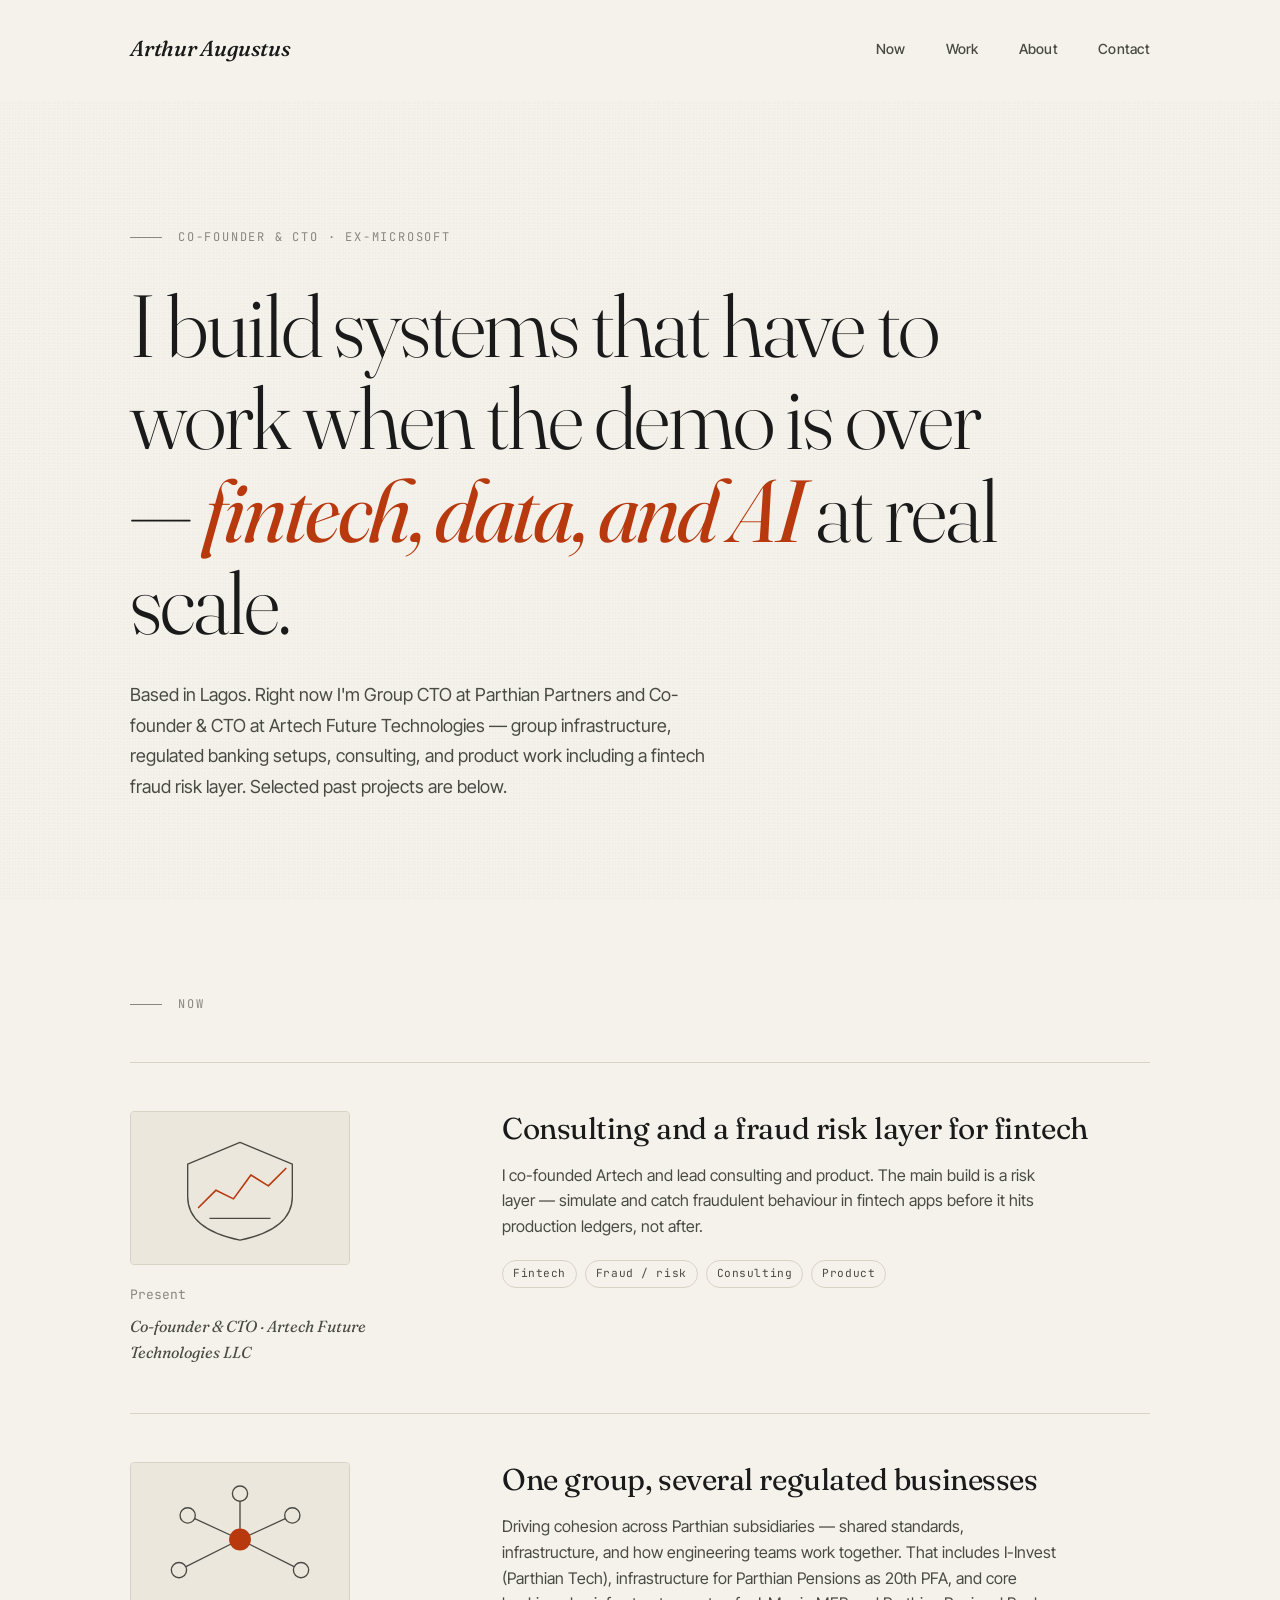
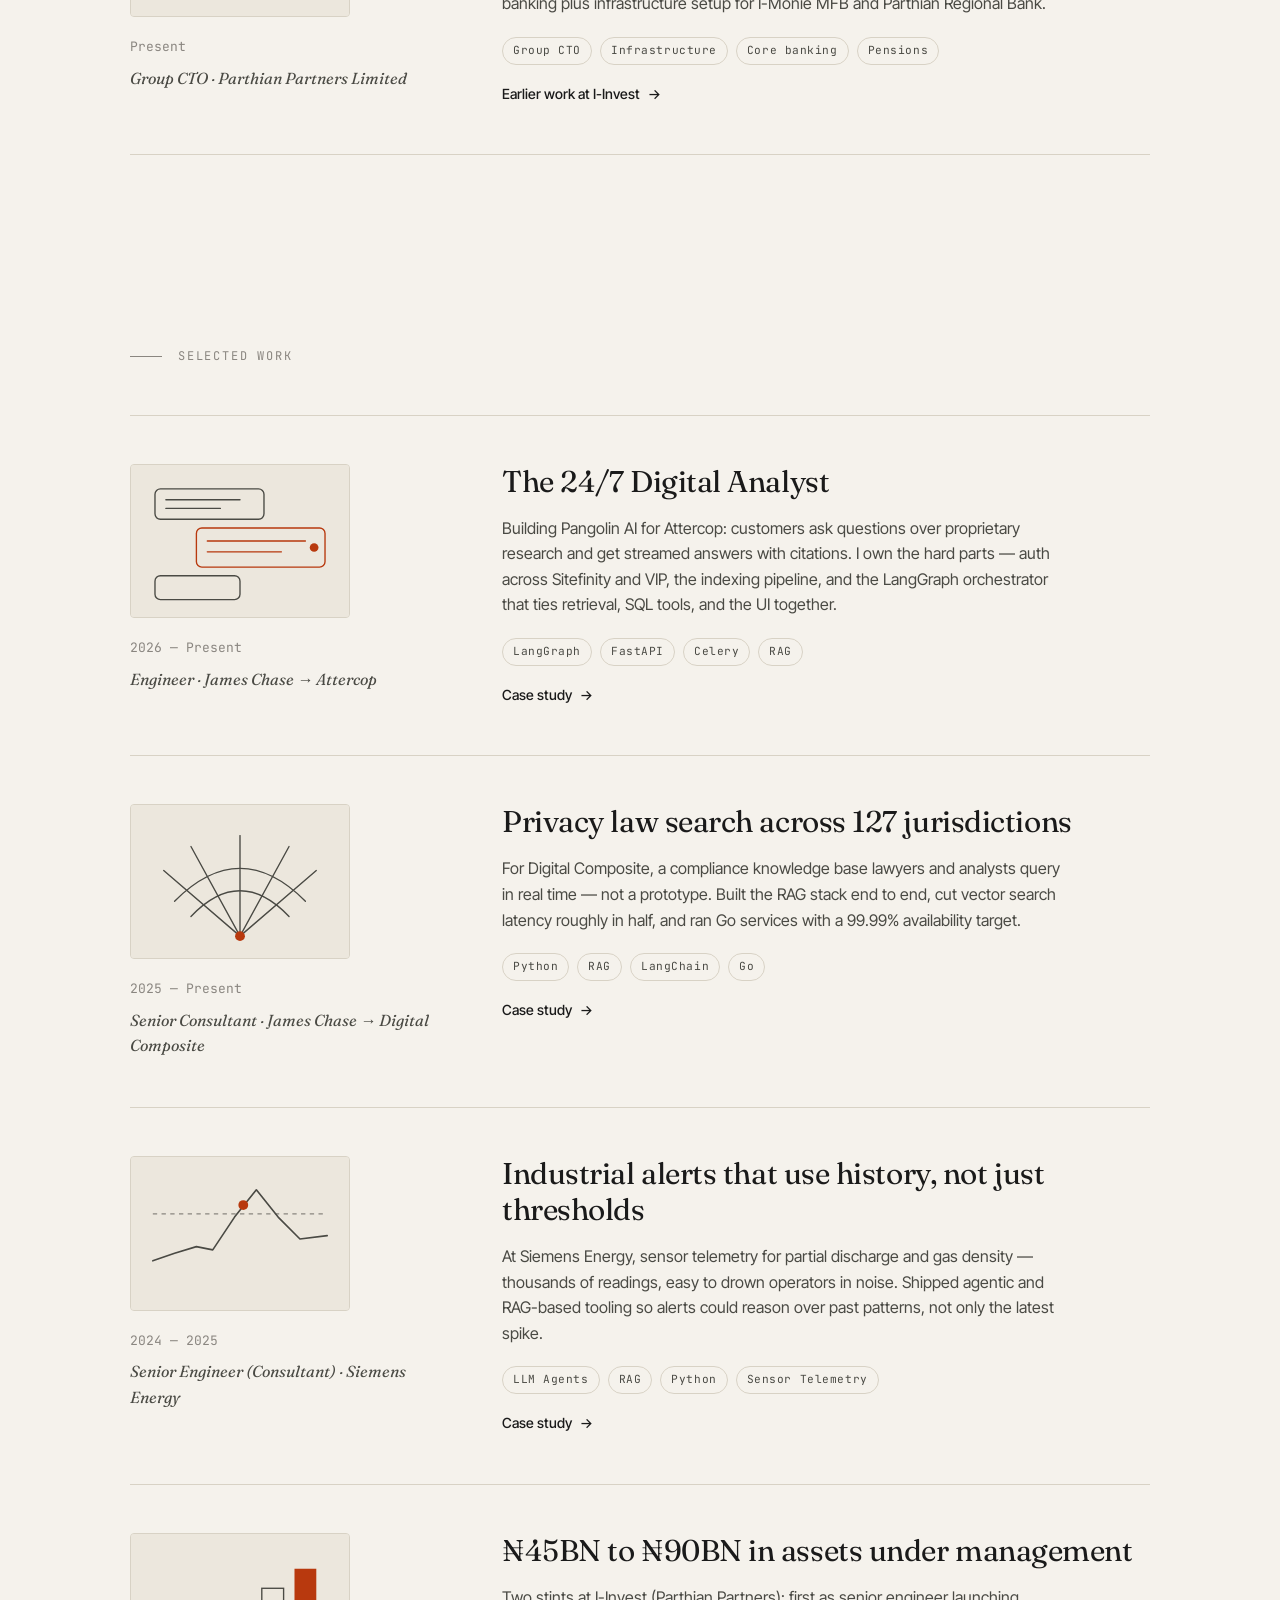
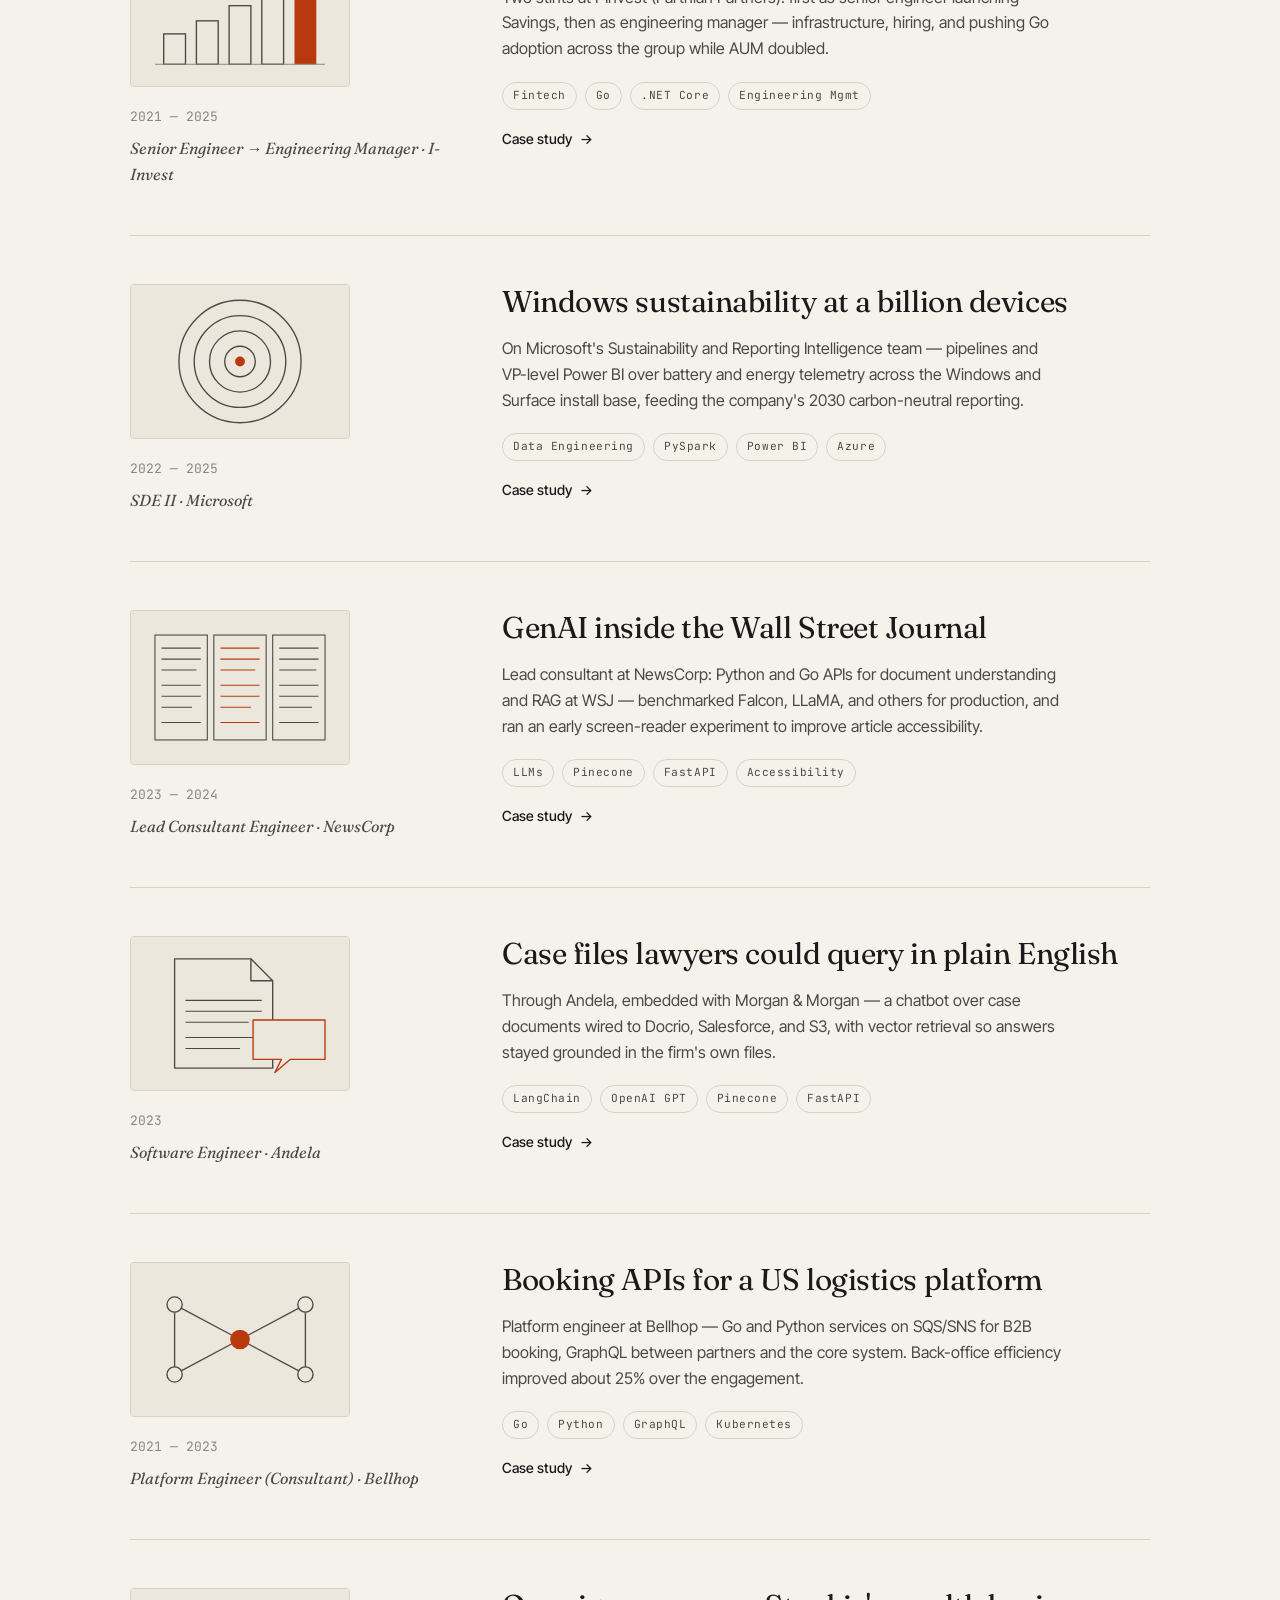
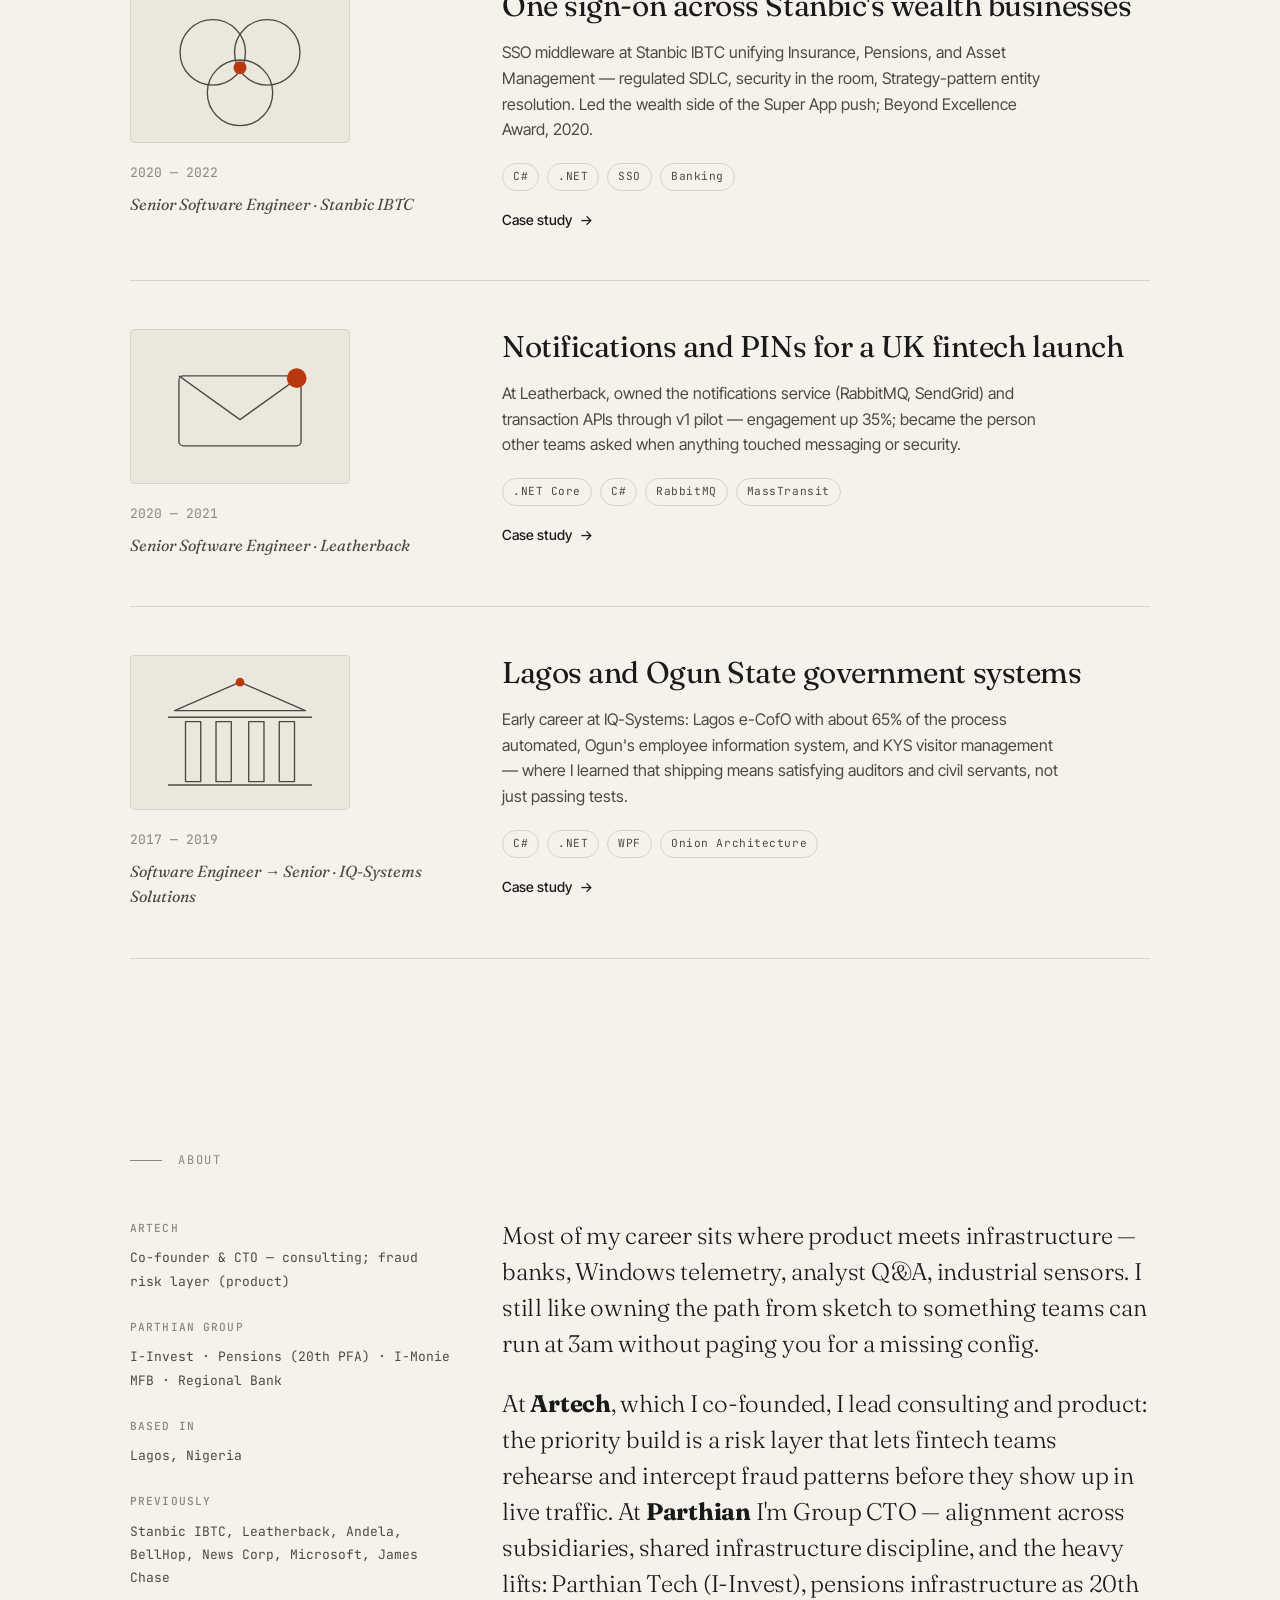
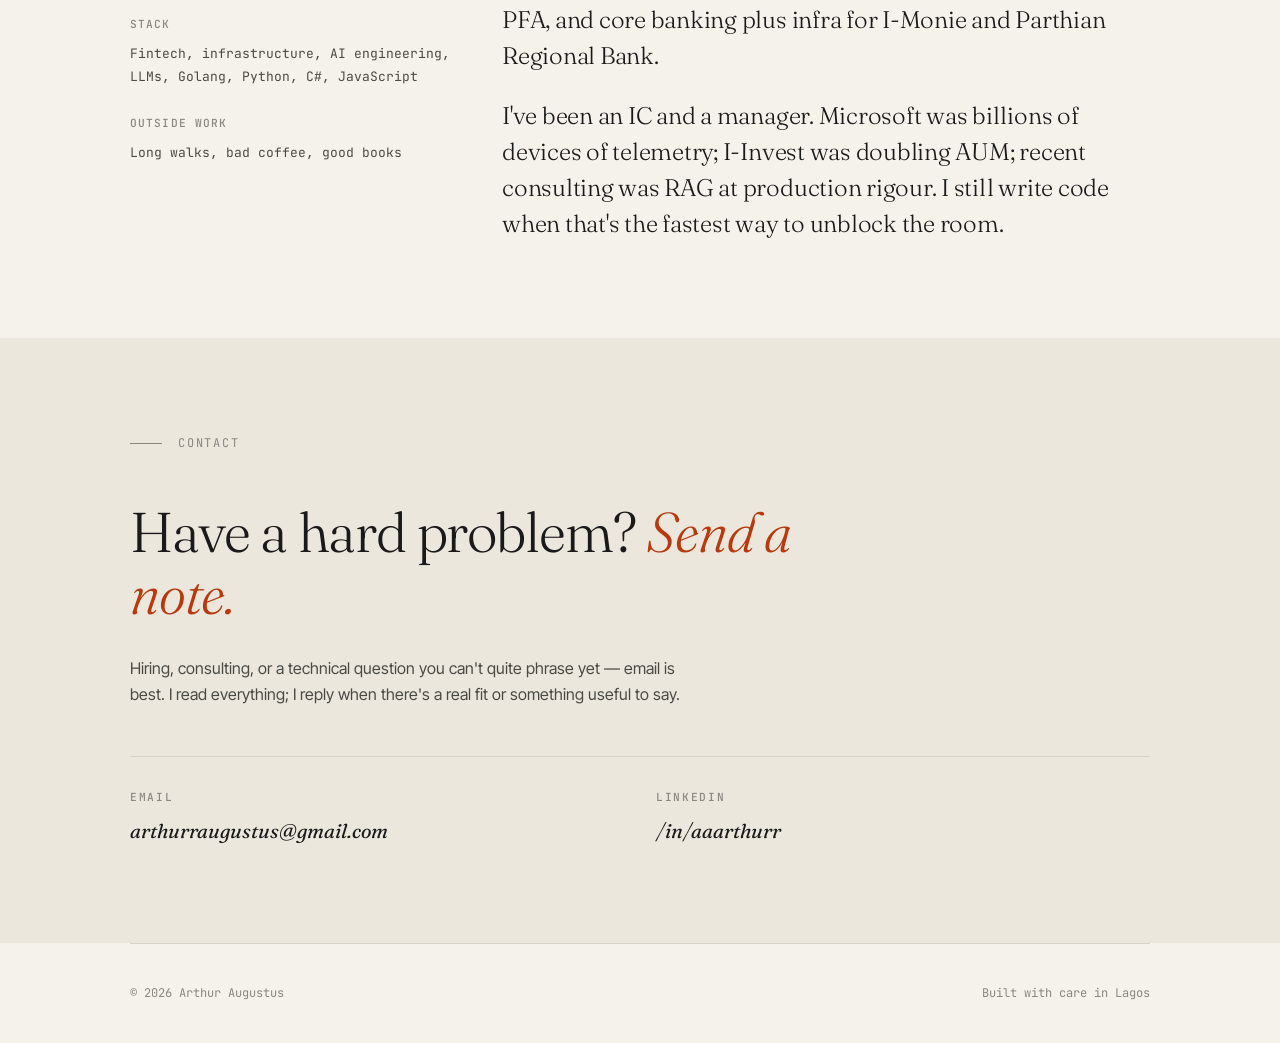
<file: index.html>
<!DOCTYPE html>
<html lang="en">
<head>
<meta charset="UTF-8" />
<meta name="viewport" content="width=device-width, initial-scale=1.0" />
<title>Arthur Augustus — Co-founder &amp; CTO · ex-Microsoft</title>
<meta name="description" content="Arthur Augustus — Group CTO at Parthian Partners, Co-founder &amp; CTO at Artech Future Technologies, ex-Microsoft. Fintech infrastructure, fraud risk, and production AI. Lagos." />

<link rel="preconnect" href="https://fonts.googleapis.com">
<link rel="preconnect" href="https://fonts.gstatic.com" crossorigin>
<link href="https://fonts.googleapis.com/css2?family=Fraunces:opsz,wght@9..144,300;9..144,400;9..144,500;9..144,600&family=JetBrains+Mono:wght@400;500&family=Inter+Tight:wght@400;500;600&display=swap" rel="stylesheet">
<link rel="stylesheet" href="styles.css">
</head>
<body>

<header id="header">
  <div class="container">
    <nav>
      <div class="logo">Arthur Augustus</div>
      <ul class="nav-links">
        <li><a href="#now">Now</a></li>
        <li><a href="#work">Work</a></li>
        <li><a href="#about">About</a></li>
        <li><a href="#contact">Contact</a></li>
      </ul>
    </nav>
  </div>
</header>

<div class="container">

  <!-- ---------- Hero ---------- -->
  <section class="hero">
    <div class="hero-meta">Co-founder &amp; CTO · ex-Microsoft</div>
    <h1>I build systems that have to work when the demo is over — <em>fintech, data, and AI</em> at real scale.</h1>
    <p class="hero-sub">
      Based in Lagos. Right now I'm Group CTO at Parthian Partners and Co-founder &amp; CTO at Artech Future Technologies —
      group infrastructure, regulated banking setups, consulting, and product work including a fintech fraud risk layer.
      Selected past projects are below.
    </p>
  </section>

  <!-- ---------- Now ---------- -->
  <section id="now">
    <div class="section-label">Now</div>

    <article class="project">
      <div class="project-meta">
        <div class="project-thumb"><img src="images/work/artech.svg" alt="" loading="lazy" width="200" height="140"></div>
        <span class="project-year">Present</span>
        <span class="project-team">Co-founder &amp; CTO · Artech Future Technologies LLC</span>
      </div>
      <div class="project-content">
        <h3>Consulting and a fraud risk layer for fintech</h3>
        <p>
          I co-founded Artech and lead consulting and product. The main build is a risk layer —
          simulate and catch fraudulent behaviour in fintech apps before it hits production ledgers, not after.
        </p>
        <div class="project-tags">
          <span class="tag">Fintech</span>
          <span class="tag">Fraud / risk</span>
          <span class="tag">Consulting</span>
          <span class="tag">Product</span>
        </div>
      </div>
    </article>

    <article class="project">
      <div class="project-meta">
        <div class="project-thumb"><img src="images/work/parthian-group.svg" alt="" loading="lazy" width="200" height="140"></div>
        <span class="project-year">Present</span>
        <span class="project-team">Group CTO · Parthian Partners Limited</span>
      </div>
      <div class="project-content">
        <h3>One group, several regulated businesses</h3>
        <p>
          Driving cohesion across Parthian subsidiaries — shared standards, infrastructure, and how engineering teams work together.
          That includes I-Invest (Parthian Tech), infrastructure for Parthian Pensions as 20th PFA, and core banking plus
          infrastructure setup for I-Monie MFB and Parthian Regional Bank.
        </p>
        <div class="project-tags">
          <span class="tag">Group CTO</span>
          <span class="tag">Infrastructure</span>
          <span class="tag">Core banking</span>
          <span class="tag">Pensions</span>
        </div>
        <a class="project-link" href="case-studies/i-invest.html">Earlier work at I-Invest</a>
      </div>
    </article>
  </section>

  <!-- ---------- Work ---------- -->
  <section id="work">
    <div class="section-label">Selected Work</div>

    <article class="project">
      <div class="project-meta">
        <div class="project-thumb"><img src="images/work/attercop.svg" alt="" loading="lazy" width="200" height="140"></div>
        <span class="project-year">2026 — Present</span>
        <span class="project-team">Engineer · James Chase → Attercop</span>
      </div>
      <div class="project-content">
        <h3>The 24/7 Digital Analyst</h3>
        <p>
          Building Pangolin AI for Attercop: customers ask questions over proprietary research and get streamed answers with citations.
          I own the hard parts — auth across Sitefinity and VIP, the indexing pipeline, and the LangGraph orchestrator that ties retrieval, SQL tools, and the UI together.
        </p>
        <div class="project-tags">
          <span class="tag">LangGraph</span>
          <span class="tag">FastAPI</span>
          <span class="tag">Celery</span>
          <span class="tag">RAG</span>
        </div>
        <a class="project-link" href="case-studies/attercop.html">Case study</a>
      </div>
    </article>

    <article class="project">
      <div class="project-meta">
        <div class="project-thumb"><img src="images/work/digital-composite.svg" alt="" loading="lazy" width="200" height="140"></div>
        <span class="project-year">2025 — Present</span>
        <span class="project-team">Senior Consultant · James Chase → Digital Composite</span>
      </div>
      <div class="project-content">
        <h3>Privacy law search across 127 jurisdictions</h3>
        <p>
          For Digital Composite, a compliance knowledge base lawyers and analysts query in real time — not a prototype.
          Built the RAG stack end to end, cut vector search latency roughly in half, and ran Go services with a 99.99% availability target.
        </p>
        <div class="project-tags">
          <span class="tag">Python</span>
          <span class="tag">RAG</span>
          <span class="tag">LangChain</span>
          <span class="tag">Go</span>
        </div>
        <a class="project-link" href="case-studies/digital-composite.html">Case study</a>
      </div>
    </article>

    <article class="project">
      <div class="project-meta">
        <div class="project-thumb"><img src="images/work/siemens-energy.svg" alt="" loading="lazy" width="200" height="140"></div>
        <span class="project-year">2024 — 2025</span>
        <span class="project-team">Senior Engineer (Consultant) · Siemens Energy</span>
      </div>
      <div class="project-content">
        <h3>Industrial alerts that use history, not just thresholds</h3>
        <p>
          At Siemens Energy, sensor telemetry for partial discharge and gas density — thousands of readings, easy to drown operators in noise.
          Shipped agentic and RAG-based tooling so alerts could reason over past patterns, not only the latest spike.
        </p>
        <div class="project-tags">
          <span class="tag">LLM Agents</span>
          <span class="tag">RAG</span>
          <span class="tag">Python</span>
          <span class="tag">Sensor Telemetry</span>
        </div>
        <a class="project-link" href="case-studies/siemens-energy.html">Case study</a>
      </div>
    </article>

    <article class="project">
      <div class="project-meta">
        <div class="project-thumb"><img src="images/work/i-invest.svg" alt="" loading="lazy" width="200" height="140"></div>
        <span class="project-year">2021 — 2025</span>
        <span class="project-team">Senior Engineer → Engineering Manager · I-Invest</span>
      </div>
      <div class="project-content">
        <h3>₦45BN to ₦90BN in assets under management</h3>
        <p>
          Two stints at I-Invest (Parthian Partners): first as senior engineer launching Savings, then as engineering manager —
          infrastructure, hiring, and pushing Go adoption across the group while AUM doubled.
        </p>
        <div class="project-tags">
          <span class="tag">Fintech</span>
          <span class="tag">Go</span>
          <span class="tag">.NET Core</span>
          <span class="tag">Engineering Mgmt</span>
        </div>
        <a class="project-link" href="case-studies/i-invest.html">Case study</a>
      </div>
    </article>

    <article class="project">
      <div class="project-meta">
        <div class="project-thumb"><img src="images/work/microsoft.svg" alt="" loading="lazy" width="200" height="140"></div>
        <span class="project-year">2022 — 2025</span>
        <span class="project-team">SDE II · Microsoft</span>
      </div>
      <div class="project-content">
        <h3>Windows sustainability at a billion devices</h3>
        <p>
          On Microsoft's Sustainability and Reporting Intelligence team — pipelines and VP-level Power BI over battery and energy telemetry
          across the Windows and Surface install base, feeding the company's 2030 carbon-neutral reporting.
        </p>
        <div class="project-tags">
          <span class="tag">Data Engineering</span>
          <span class="tag">PySpark</span>
          <span class="tag">Power BI</span>
          <span class="tag">Azure</span>
        </div>
        <a class="project-link" href="case-studies/microsoft.html">Case study</a>
      </div>
    </article>

    <article class="project">
      <div class="project-meta">
        <div class="project-thumb"><img src="images/work/newscorp.svg" alt="" loading="lazy" width="200" height="140"></div>
        <span class="project-year">2023 — 2024</span>
        <span class="project-team">Lead Consultant Engineer · NewsCorp</span>
      </div>
      <div class="project-content">
        <h3>GenAI inside the Wall Street Journal</h3>
        <p>
          Lead consultant at NewsCorp: Python and Go APIs for document understanding and RAG at WSJ —
          benchmarked Falcon, LLaMA, and others for production, and ran an early screen-reader experiment to improve article accessibility.
        </p>
        <div class="project-tags">
          <span class="tag">LLMs</span>
          <span class="tag">Pinecone</span>
          <span class="tag">FastAPI</span>
          <span class="tag">Accessibility</span>
        </div>
        <a class="project-link" href="case-studies/newscorp.html">Case study</a>
      </div>
    </article>

    <article class="project">
      <div class="project-meta">
        <div class="project-thumb"><img src="images/work/andela.svg" alt="" loading="lazy" width="200" height="140"></div>
        <span class="project-year">2023</span>
        <span class="project-team">Software Engineer · Andela</span>
      </div>
      <div class="project-content">
        <h3>Case files lawyers could query in plain English</h3>
        <p>
          Through Andela, embedded with Morgan &amp; Morgan — a chatbot over case documents wired to Docrio, Salesforce, and S3,
          with vector retrieval so answers stayed grounded in the firm's own files.
        </p>
        <div class="project-tags">
          <span class="tag">LangChain</span>
          <span class="tag">OpenAI GPT</span>
          <span class="tag">Pinecone</span>
          <span class="tag">FastAPI</span>
        </div>
        <a class="project-link" href="case-studies/andela.html">Case study</a>
      </div>
    </article>

    <article class="project">
      <div class="project-meta">
        <div class="project-thumb"><img src="images/work/bellhop.svg" alt="" loading="lazy" width="200" height="140"></div>
        <span class="project-year">2021 — 2023</span>
        <span class="project-team">Platform Engineer (Consultant) · Bellhop</span>
      </div>
      <div class="project-content">
        <h3>Booking APIs for a US logistics platform</h3>
        <p>
          Platform engineer at Bellhop — Go and Python services on SQS/SNS for B2B booking, GraphQL between partners and the core system.
          Back-office efficiency improved about 25% over the engagement.
        </p>
        <div class="project-tags">
          <span class="tag">Go</span>
          <span class="tag">Python</span>
          <span class="tag">GraphQL</span>
          <span class="tag">Kubernetes</span>
        </div>
        <a class="project-link" href="case-studies/bellhop.html">Case study</a>
      </div>
    </article>

    <article class="project">
      <div class="project-meta">
        <div class="project-thumb"><img src="images/work/stanbic-ibtc.svg" alt="" loading="lazy" width="200" height="140"></div>
        <span class="project-year">2020 — 2022</span>
        <span class="project-team">Senior Software Engineer · Stanbic IBTC</span>
      </div>
      <div class="project-content">
        <h3>One sign-on across Stanbic's wealth businesses</h3>
        <p>
          SSO middleware at Stanbic IBTC unifying Insurance, Pensions, and Asset Management — regulated SDLC, security in the room, Strategy-pattern entity resolution.
          Led the wealth side of the Super App push; Beyond Excellence Award, 2020.
        </p>
        <div class="project-tags">
          <span class="tag">C#</span>
          <span class="tag">.NET</span>
          <span class="tag">SSO</span>
          <span class="tag">Banking</span>
        </div>
        <a class="project-link" href="case-studies/stanbic-ibtc.html">Case study</a>
      </div>
    </article>

    <article class="project">
      <div class="project-meta">
        <div class="project-thumb"><img src="images/work/leatherback.svg" alt="" loading="lazy" width="200" height="140"></div>
        <span class="project-year">2020 — 2021</span>
        <span class="project-team">Senior Software Engineer · Leatherback</span>
      </div>
      <div class="project-content">
        <h3>Notifications and PINs for a UK fintech launch</h3>
        <p>
          At Leatherback, owned the notifications service (RabbitMQ, SendGrid) and transaction APIs through v1 pilot —
          engagement up 35%; became the person other teams asked when anything touched messaging or security.
        </p>
        <div class="project-tags">
          <span class="tag">.NET Core</span>
          <span class="tag">C#</span>
          <span class="tag">RabbitMQ</span>
          <span class="tag">MassTransit</span>
        </div>
        <a class="project-link" href="case-studies/leatherback.html">Case study</a>
      </div>
    </article>

    <article class="project">
      <div class="project-meta">
        <div class="project-thumb"><img src="images/work/iq-systems.svg" alt="" loading="lazy" width="200" height="140"></div>
        <span class="project-year">2017 — 2019</span>
        <span class="project-team">Software Engineer → Senior · IQ-Systems Solutions</span>
      </div>
      <div class="project-content">
        <h3>Lagos and Ogun State government systems</h3>
        <p>
          Early career at IQ-Systems: Lagos e-CofO with about 65% of the process automated, Ogun's employee information system, and KYS visitor management —
          where I learned that shipping means satisfying auditors and civil servants, not just passing tests.
        </p>
        <div class="project-tags">
          <span class="tag">C#</span>
          <span class="tag">.NET</span>
          <span class="tag">WPF</span>
          <span class="tag">Onion Architecture</span>
        </div>
        <a class="project-link" href="case-studies/iq-systems.html">Case study</a>
      </div>
    </article>
  </section>

  <!-- ---------- About ---------- -->
  <section id="about">
    <div class="section-label">About</div>
    <div class="about-grid">
      <div class="about-side">
        <strong>Artech</strong>
        Co-founder &amp; CTO — consulting; fraud risk layer (product)
        <strong>Parthian group</strong>
        I-Invest · Pensions (20th PFA) · I-Monie MFB · Regional Bank
        <strong>Based in</strong>
        Lagos, Nigeria
        <strong>Previously</strong>
        Stanbic IBTC, Leatherback, Andela, BellHop, News Corp, Microsoft, James Chase
        <strong>Stack</strong>
        Fintech, infrastructure, AI engineering, LLMs, Golang, Python, C#, JavaScript
        <strong>Outside work</strong>
        Long walks, bad coffee, good books
      </div>
      <div class="about-text">
        <p>
          Most of my career sits where product meets infrastructure — banks, Windows telemetry,
          analyst Q&amp;A, industrial sensors. I still like owning the path from sketch to something
          teams can run at 3am without paging you for a missing config.
        </p>
        <p>
          At <strong>Artech</strong>, which I co-founded, I lead consulting and product: the priority build is a risk layer that lets fintech teams
          rehearse and intercept fraud patterns before they show up in live traffic. At <strong>Parthian</strong> I'm Group CTO —
          alignment across subsidiaries, shared infrastructure discipline, and the heavy lifts: Parthian Tech (I-Invest),
          pensions infrastructure as 20th PFA, and core banking plus infra for I-Monie and Parthian Regional Bank.
        </p>
        <p>
          I've been an IC and a manager. Microsoft was billions of devices of telemetry; I-Invest was doubling AUM;
          recent consulting was RAG at production rigour. I still write code when that's the fastest way to unblock the room.
        </p>
      </div>
    </div>
  </section>
</div>

<!-- ---------- Contact ---------- -->
<section class="contact" id="contact">
  <div class="contact-inner">
    <div class="section-label">Contact</div>
    <h2>Have a hard problem? <em>Send a note.</em></h2>
    <p class="contact-intro">
      Hiring, consulting, or a technical question you can't quite phrase yet — email is best.
      I read everything; I reply when there's a real fit or something useful to say.
    </p>
    <div class="contact-links">
      <div class="contact-item">
        <strong>Email</strong>
        <a href="mailto:arthurraugustus@gmail.com">arthurraugustus@gmail.com</a>
      </div>
      <div class="contact-item">
        <strong>LinkedIn</strong>
        <a href="https://www.linkedin.com/in/aaarthurr/" target="_blank" rel="noopener">/in/aaarthurr</a>
      </div>
    </div>
  </div>
</section>

<div class="container">
  <footer>
    <span>© 2026 Arthur Augustus</span>
    <span>Built with care in Lagos</span>
  </footer>
</div>

<script>
  // Subtle header shadow on scroll
  const header = document.getElementById('header');
  window.addEventListener('scroll', () => {
    if (window.scrollY > 20) header.classList.add('scrolled');
    else header.classList.remove('scrolled');
  });
</script>

</body>
</html>
</file>
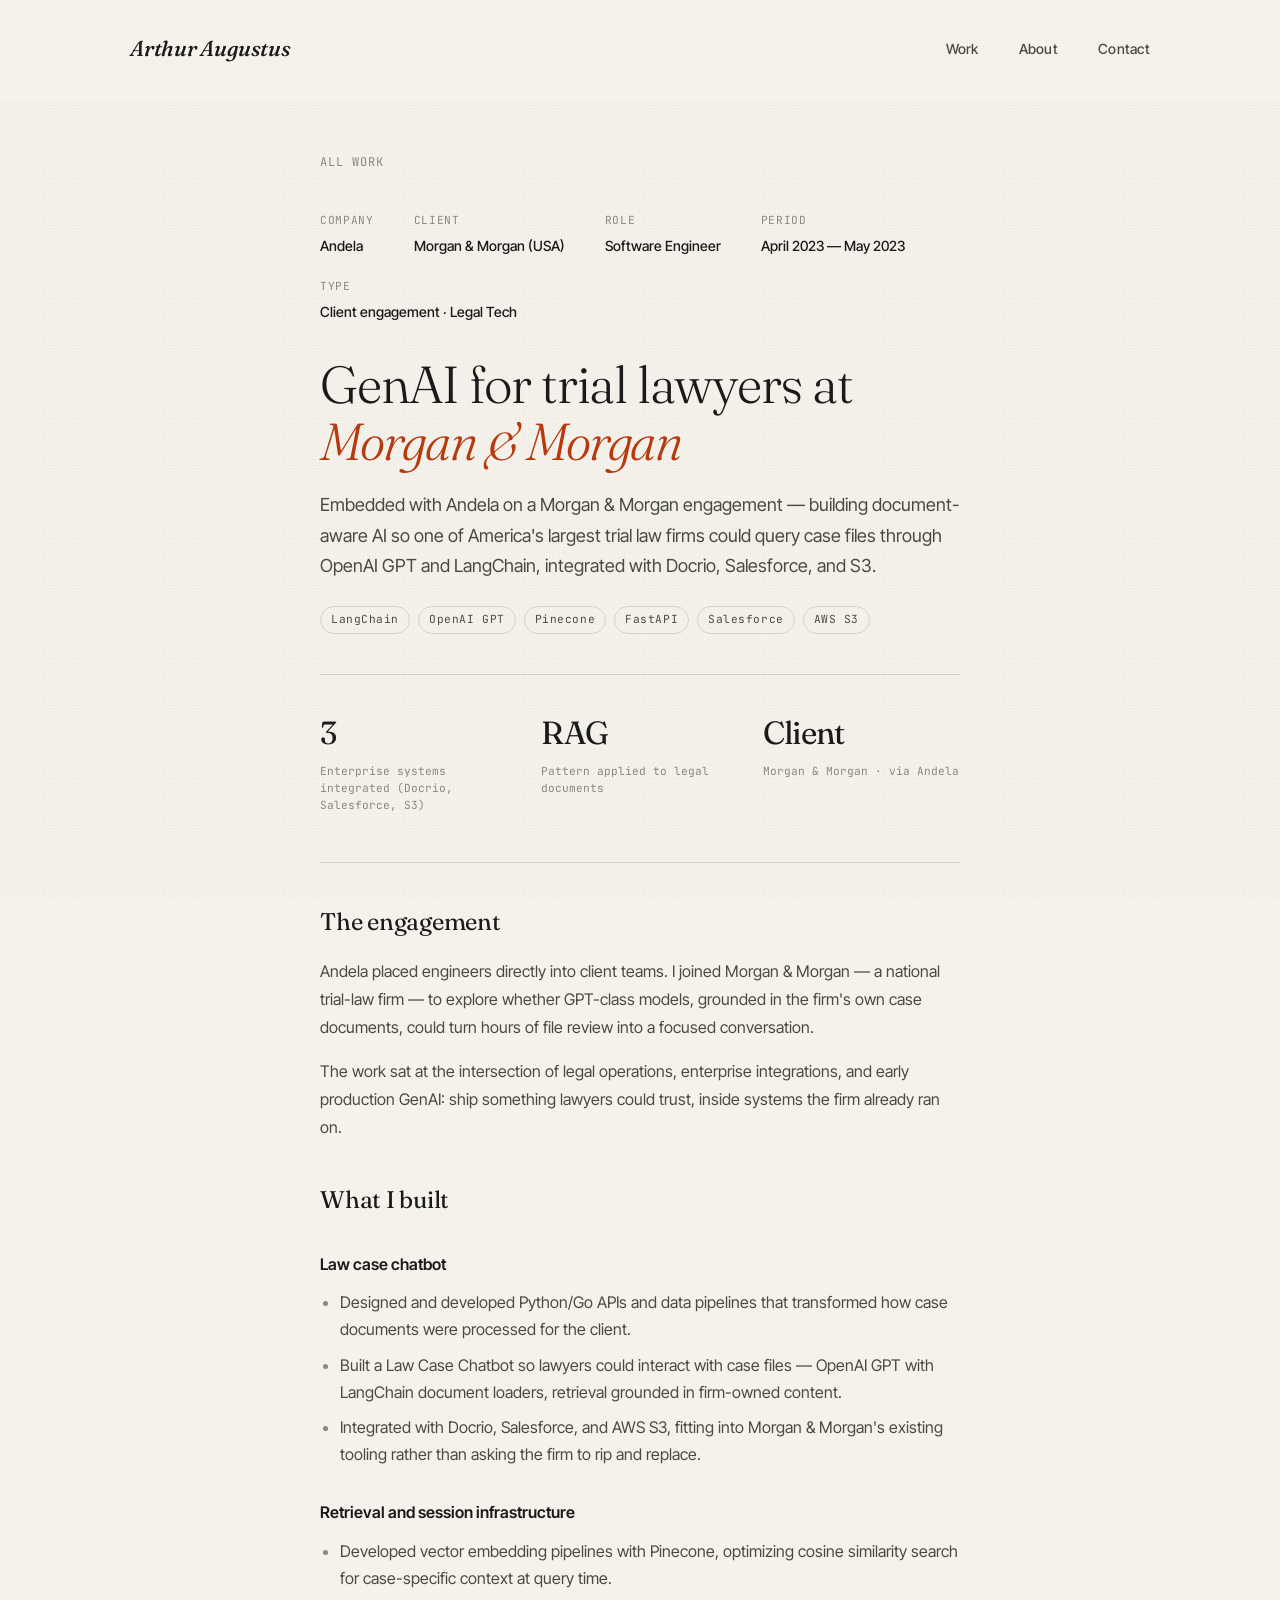
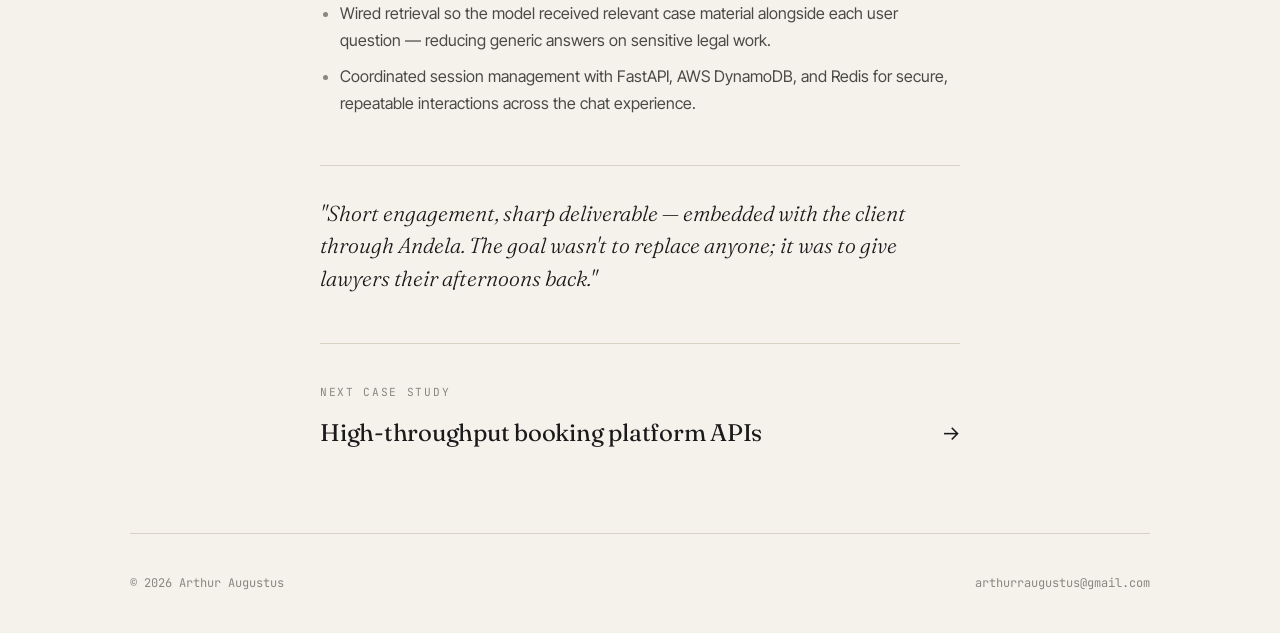
<file: case-studies/andela.html>
<!DOCTYPE html>
<html lang="en">
<head>
<meta charset="UTF-8" />
<meta name="viewport" content="width=device-width, initial-scale=1.0" />
<title>Andela — Arthur Augustus</title>
<meta name="description" content="As an Andela engineer on the Morgan & Morgan engagement, built document-aware AI so trial lawyers could interact with case files via OpenAI GPT and LangChain — integrated with Docrio, Salesforce, and S3." />

<link rel="preconnect" href="https://fonts.googleapis.com">
<link rel="preconnect" href="https://fonts.gstatic.com" crossorigin>
<link href="https://fonts.googleapis.com/css2?family=Fraunces:opsz,wght@9..144,300;9..144,400;9..144,500;9..144,600&family=JetBrains+Mono:wght@400;500&family=Inter+Tight:wght@400;500;600&display=swap" rel="stylesheet">
<link rel="stylesheet" href="../styles.css">
</head>
<body>

<header id="header">
  <div class="container">
    <nav>
    <a href="../index.html" class="logo">Arthur Augustus</a>
    <ul class="nav-links">
      <li><a href="../index.html#work">Work</a></li>
      <li><a href="../index.html#about">About</a></li>
      <li><a href="../index.html#contact">Contact</a></li>
    </ul>
  </nav>
  </div>
</header>

<div class="container-narrow">

  <section class="case-hero">
    <a class="back-link" href="../index.html#work">All work</a>

    <div class="case-meta-row">
      <span>Company<strong>Andela</strong></span>
      <span>Client<strong>Morgan &amp; Morgan (USA)</strong></span>
      <span>Role<strong>Software Engineer</strong></span>
      <span>Period<strong>April 2023 — May 2023</strong></span>
      <span>Type<strong>Client engagement · Legal Tech</strong></span>
    </div>

    <h1>GenAI for trial lawyers at <em>Morgan &amp; Morgan</em></h1>
    <p class="case-lead">Embedded with Andela on a Morgan &amp; Morgan engagement — building document-aware AI so one of America's largest trial law firms could query case files through OpenAI GPT and LangChain, integrated with Docrio, Salesforce, and S3.</p>

    <div class="case-tags">
      <span class="tag">LangChain</span>
      <span class="tag">OpenAI GPT</span>
      <span class="tag">Pinecone</span>
      <span class="tag">FastAPI</span>
      <span class="tag">Salesforce</span>
      <span class="tag">AWS S3</span>
    </div>
  </section>

  <section class="case-body">
    <div class="metrics">
      <div><div class="metric-value">3</div><div class="metric-label">Enterprise systems integrated (Docrio, Salesforce, S3)</div></div>
      <div><div class="metric-value">RAG</div><div class="metric-label">Pattern applied to legal documents</div></div>
      <div><div class="metric-value">Client</div><div class="metric-label">Morgan &amp; Morgan · via Andela</div></div>
    </div>


    <h2>The engagement</h2>
      <p>Andela placed engineers directly into client teams. I joined Morgan &amp; Morgan — a national trial-law firm — to explore whether GPT-class models, grounded in the firm's own case documents, could turn hours of file review into a focused conversation.</p>
      <p>The work sat at the intersection of legal operations, enterprise integrations, and early production GenAI: ship something lawyers could trust, inside systems the firm already ran on.</p>

      <h2>What I built</h2>

      <h3>Law case chatbot</h3>
      <ul>
        <li>Designed and developed Python/Go APIs and data pipelines that transformed how case documents were processed for the client.</li>
        <li>Built a Law Case Chatbot so lawyers could interact with case files — OpenAI GPT with LangChain document loaders, retrieval grounded in firm-owned content.</li>
        <li>Integrated with Docrio, Salesforce, and AWS S3, fitting into Morgan &amp; Morgan's existing tooling rather than asking the firm to rip and replace.</li>
      </ul>

      <h3>Retrieval and session infrastructure</h3>
      <ul>
        <li>Developed vector embedding pipelines with Pinecone, optimizing cosine similarity search for case-specific context at query time.</li>
        <li>Wired retrieval so the model received relevant case material alongside each user question — reducing generic answers on sensitive legal work.</li>
        <li>Coordinated session management with FastAPI, AWS DynamoDB, and Redis for secure, repeatable interactions across the chat experience.</li>
      </ul>

    <div class="pull-quote">"Short engagement, sharp deliverable — embedded with the client through Andela. The goal wasn't to replace anyone; it was to give lawyers their afternoons back."</div>
  </section>

  <section class="next-case">
    <div class="next-case-label">Next case study</div>
    <a href="bellhop.html">
      <h3>High-throughput booking platform APIs</h3>
      <span class="next-case-arrow">→</span>
    </a>
  </section>

</div>

<div class="container">
  <footer>
    <span>© 2026 Arthur Augustus</span>
    <span><a href="../index.html#contact">arthurraugustus@gmail.com</a></span>
  </footer>
</div>

<script>
  const header = document.getElementById('header');
  window.addEventListener('scroll', () => {
    if (window.scrollY > 20) header.classList.add('scrolled');
    else header.classList.remove('scrolled');
  });
</script>

</body>
</html>
</file>
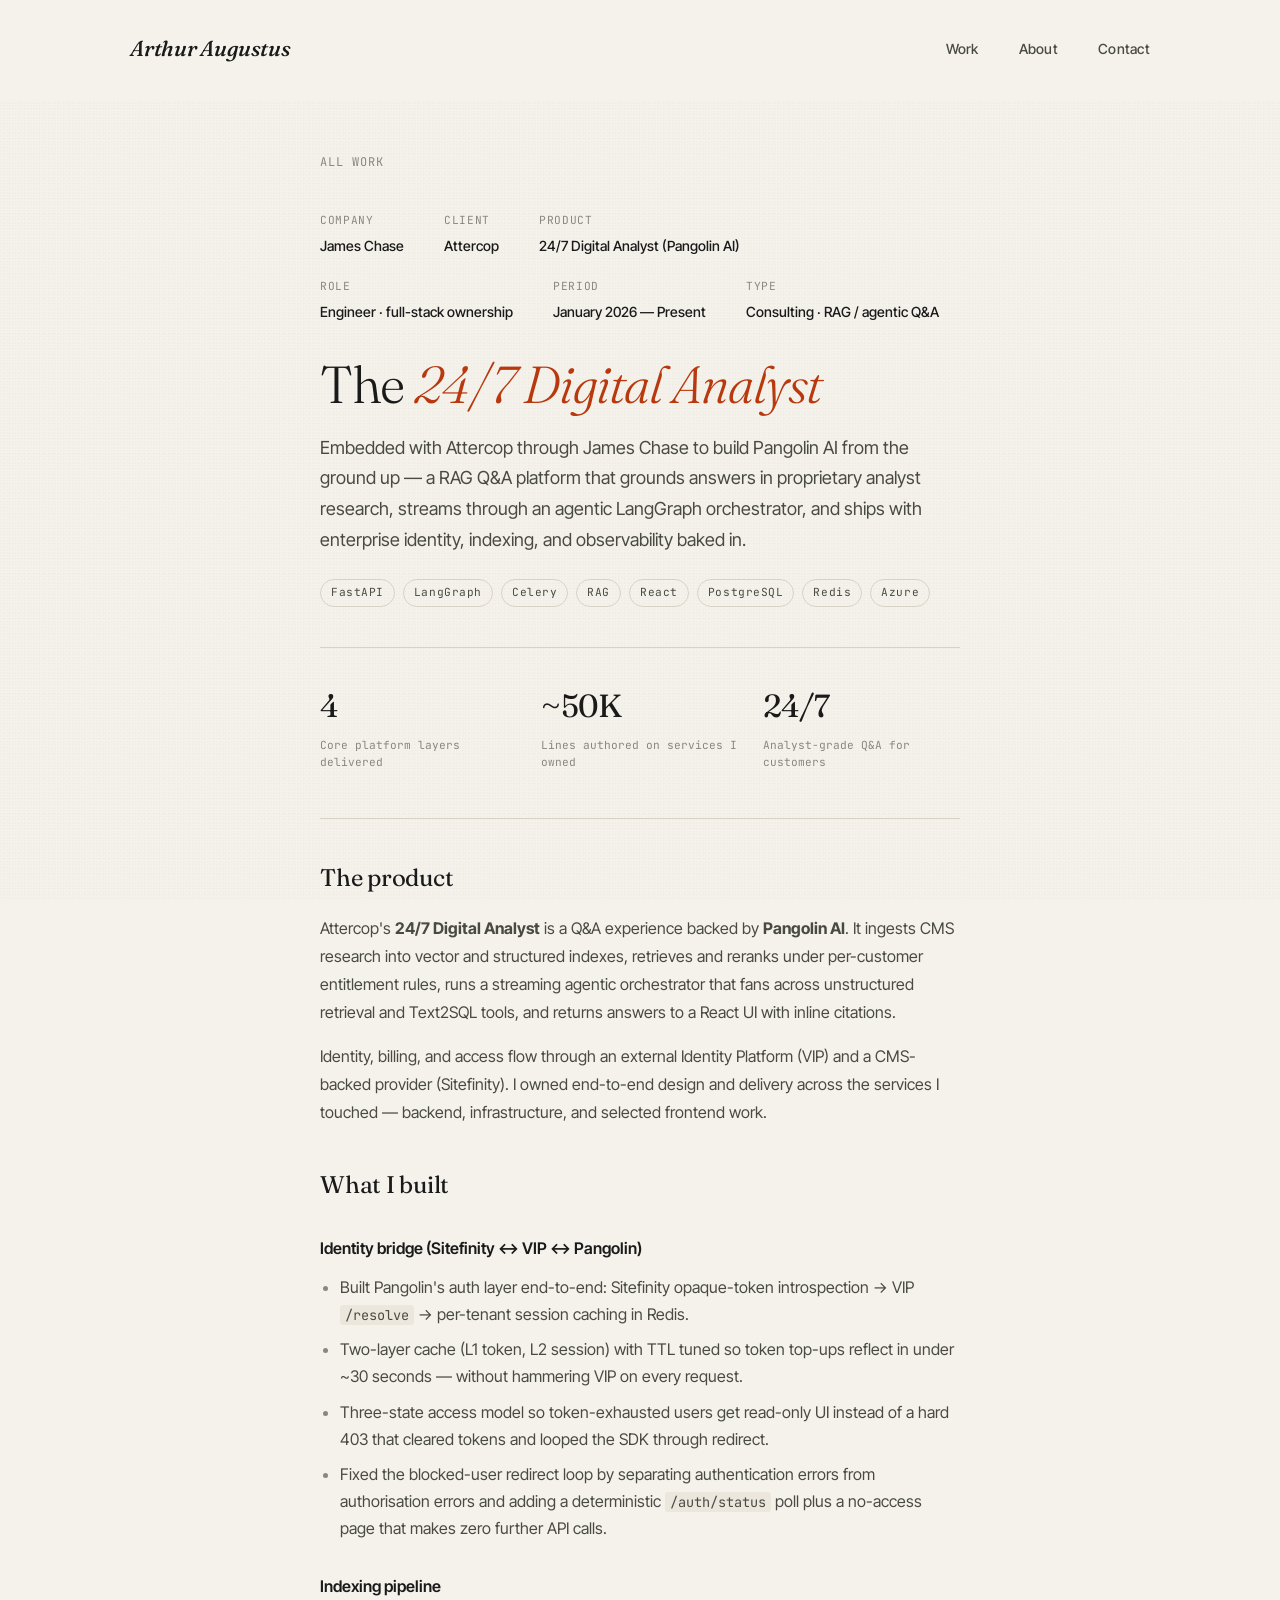
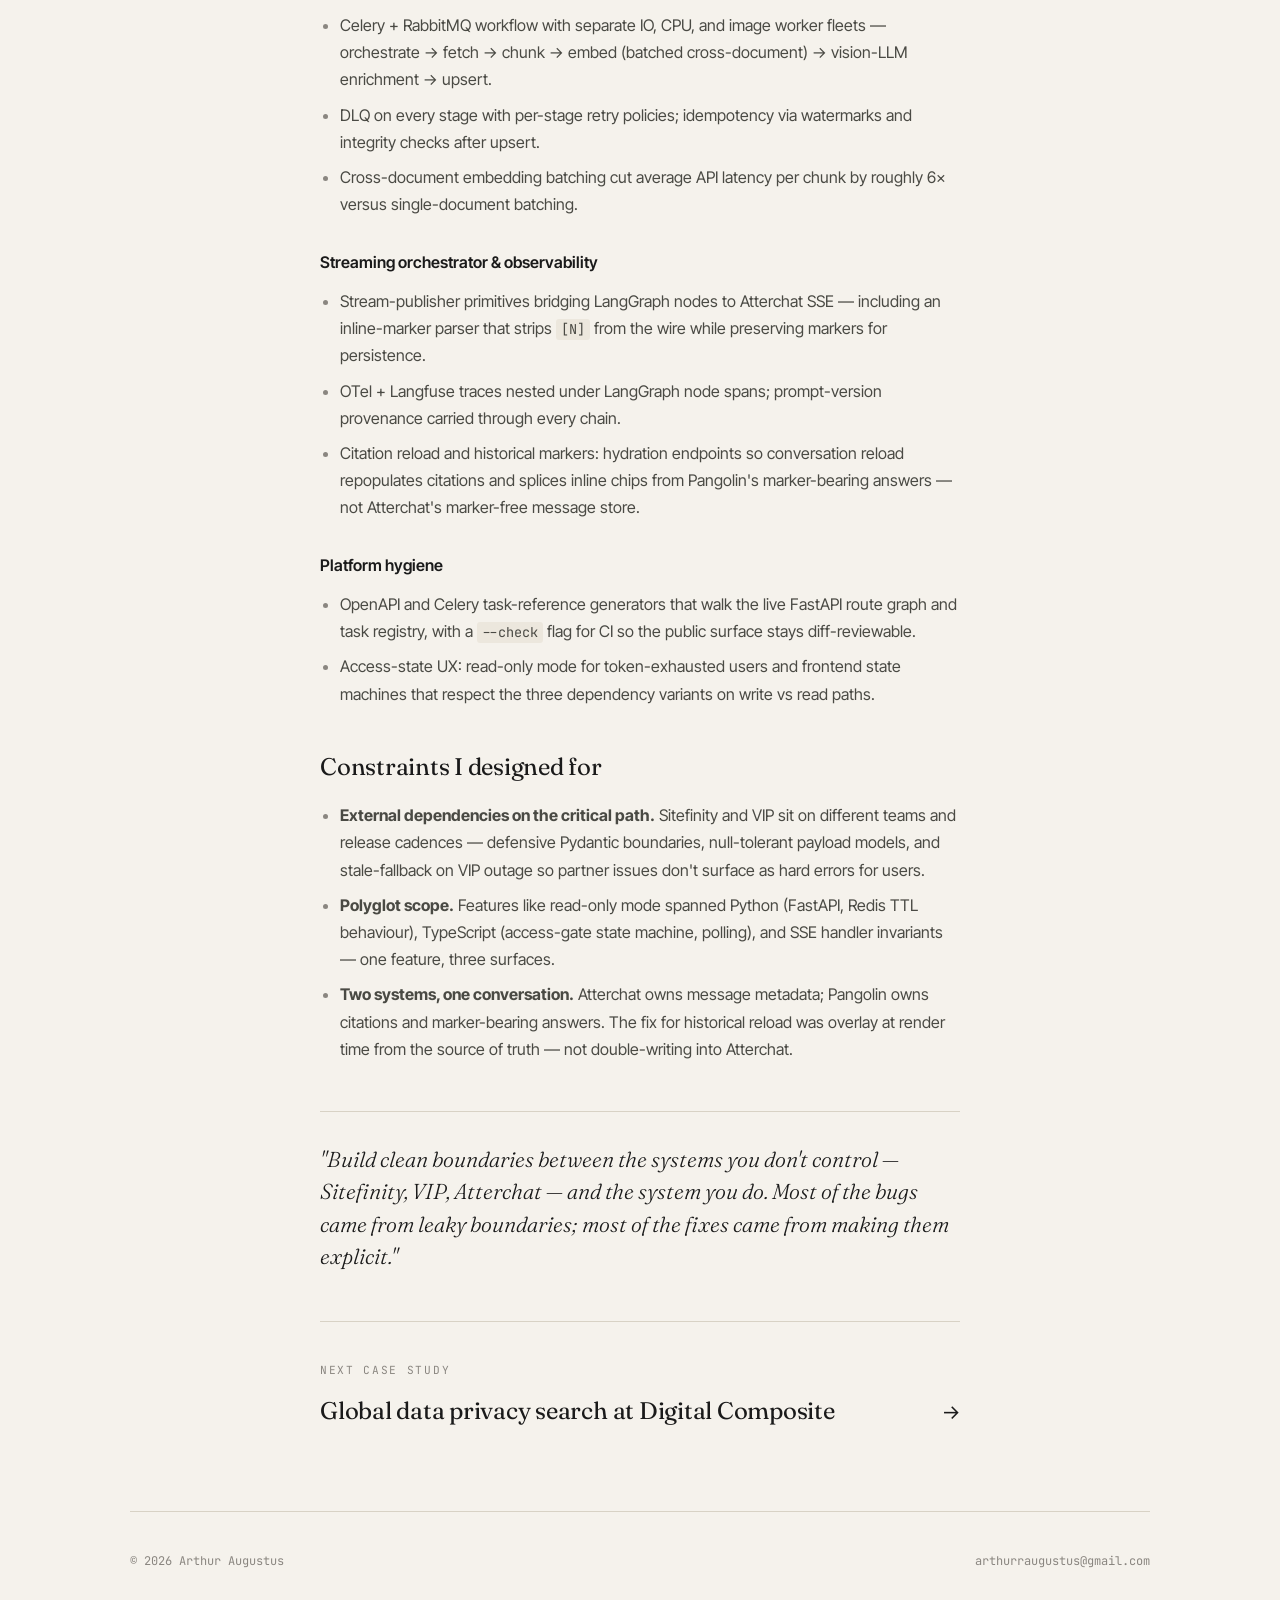
<file: case-studies/attercop.html>
<!DOCTYPE html>
<html lang="en">
<head>
<meta charset="UTF-8" />
<meta name="viewport" content="width=device-width, initial-scale=1.0" />
<title>Attercop — Arthur Augustus</title>
<meta name="description" content="Via James Chase, full-stack ownership of Pangolin AI — the RAG platform behind Attercop's 24/7 Digital Analyst: identity bridge, indexing pipeline, streaming orchestrator, and observability." />

<link rel="preconnect" href="https://fonts.googleapis.com">
<link rel="preconnect" href="https://fonts.gstatic.com" crossorigin>
<link href="https://fonts.googleapis.com/css2?family=Fraunces:opsz,wght@9..144,300;9..144,400;9..144,500;9..144,600&family=JetBrains+Mono:wght@400;500&family=Inter+Tight:wght@400;500;600&display=swap" rel="stylesheet">
<link rel="stylesheet" href="../styles.css">
</head>
<body>

<header id="header">
  <div class="container">
    <nav>
    <a href="../index.html" class="logo">Arthur Augustus</a>
    <ul class="nav-links">
      <li><a href="../index.html#work">Work</a></li>
      <li><a href="../index.html#about">About</a></li>
      <li><a href="../index.html#contact">Contact</a></li>
    </ul>
  </nav>
  </div>
</header>

<div class="container-narrow">

  <section class="case-hero">
    <a class="back-link" href="../index.html#work">All work</a>

    <div class="case-meta-row">
      <span>Company<strong>James Chase</strong></span>
      <span>Client<strong>Attercop</strong></span>
      <span>Product<strong>24/7 Digital Analyst (Pangolin AI)</strong></span>
      <span>Role<strong>Engineer · full-stack ownership</strong></span>
      <span>Period<strong>January 2026 — Present</strong></span>
      <span>Type<strong>Consulting · RAG / agentic Q&amp;A</strong></span>
    </div>

    <h1>The <em>24/7 Digital Analyst</em></h1>
    <p class="case-lead">Embedded with Attercop through James Chase to build Pangolin AI from the ground up — a RAG Q&amp;A platform that grounds answers in proprietary analyst research, streams through an agentic LangGraph orchestrator, and ships with enterprise identity, indexing, and observability baked in.</p>

    <div class="case-tags">
      <span class="tag">FastAPI</span>
      <span class="tag">LangGraph</span>
      <span class="tag">Celery</span>
      <span class="tag">RAG</span>
      <span class="tag">React</span>
      <span class="tag">PostgreSQL</span>
      <span class="tag">Redis</span>
      <span class="tag">Azure</span>
    </div>
  </section>

  <section class="case-body">
    <div class="metrics">
      <div><div class="metric-value">4</div><div class="metric-label">Core platform layers delivered</div></div>
      <div><div class="metric-value">~50K</div><div class="metric-label">Lines authored on services I owned</div></div>
      <div><div class="metric-value">24/7</div><div class="metric-label">Analyst-grade Q&amp;A for customers</div></div>
    </div>


    <h2>The product</h2>
      <p>Attercop's <strong>24/7 Digital Analyst</strong> is a Q&amp;A experience backed by <strong>Pangolin AI</strong>. It ingests CMS research into vector and structured indexes, retrieves and reranks under per-customer entitlement rules, runs a streaming agentic orchestrator that fans across unstructured retrieval and Text2SQL tools, and returns answers to a React UI with inline citations.</p>
      <p>Identity, billing, and access flow through an external Identity Platform (VIP) and a CMS-backed provider (Sitefinity). I owned end-to-end design and delivery across the services I touched — backend, infrastructure, and selected frontend work.</p>

      <h2>What I built</h2>

      <h3>Identity bridge (Sitefinity ↔ VIP ↔ Pangolin)</h3>
      <ul>
        <li>Built Pangolin's auth layer end-to-end: Sitefinity opaque-token introspection → VIP <code>/resolve</code> → per-tenant session caching in Redis.</li>
        <li>Two-layer cache (L1 token, L2 session) with TTL tuned so token top-ups reflect in under ~30 seconds — without hammering VIP on every request.</li>
        <li>Three-state access model so token-exhausted users get read-only UI instead of a hard 403 that cleared tokens and looped the SDK through redirect.</li>
        <li>Fixed the blocked-user redirect loop by separating authentication errors from authorisation errors and adding a deterministic <code>/auth/status</code> poll plus a no-access page that makes zero further API calls.</li>
      </ul>

      <h3>Indexing pipeline</h3>
      <ul>
        <li>Celery + RabbitMQ workflow with separate IO, CPU, and image worker fleets — orchestrate → fetch → chunk → embed (batched cross-document) → vision-LLM enrichment → upsert.</li>
        <li>DLQ on every stage with per-stage retry policies; idempotency via watermarks and integrity checks after upsert.</li>
        <li>Cross-document embedding batching cut average API latency per chunk by roughly 6× versus single-document batching.</li>
      </ul>

      <h3>Streaming orchestrator &amp; observability</h3>
      <ul>
        <li>Stream-publisher primitives bridging LangGraph nodes to Atterchat SSE — including an inline-marker parser that strips <code>[N]</code> from the wire while preserving markers for persistence.</li>
        <li>OTel + Langfuse traces nested under LangGraph node spans; prompt-version provenance carried through every chain.</li>
        <li>Citation reload and historical markers: hydration endpoints so conversation reload repopulates citations and splices inline chips from Pangolin's marker-bearing answers — not Atterchat's marker-free message store.</li>
      </ul>

      <h3>Platform hygiene</h3>
      <ul>
        <li>OpenAPI and Celery task-reference generators that walk the live FastAPI route graph and task registry, with a <code>--check</code> flag for CI so the public surface stays diff-reviewable.</li>
        <li>Access-state UX: read-only mode for token-exhausted users and frontend state machines that respect the three dependency variants on write vs read paths.</li>
      </ul>

      <h2>Constraints I designed for</h2>
      <ul>
        <li><strong>External dependencies on the critical path.</strong> Sitefinity and VIP sit on different teams and release cadences — defensive Pydantic boundaries, null-tolerant payload models, and stale-fallback on VIP outage so partner issues don't surface as hard errors for users.</li>
        <li><strong>Polyglot scope.</strong> Features like read-only mode spanned Python (FastAPI, Redis TTL behaviour), TypeScript (access-gate state machine, polling), and SSE handler invariants — one feature, three surfaces.</li>
        <li><strong>Two systems, one conversation.</strong> Atterchat owns message metadata; Pangolin owns citations and marker-bearing answers. The fix for historical reload was overlay at render time from the source of truth — not double-writing into Atterchat.</li>
      </ul>

    <div class="pull-quote">"Build clean boundaries between the systems you don't control — Sitefinity, VIP, Atterchat — and the system you do. Most of the bugs came from leaky boundaries; most of the fixes came from making them explicit."</div>
  </section>

  <section class="next-case">
    <div class="next-case-label">Next case study</div>
    <a href="digital-composite.html">
      <h3>Global data privacy search at Digital Composite</h3>
      <span class="next-case-arrow">→</span>
    </a>
  </section>

</div>

<div class="container">
  <footer>
    <span>© 2026 Arthur Augustus</span>
    <span><a href="../index.html#contact">arthurraugustus@gmail.com</a></span>
  </footer>
</div>

<script>
  const header = document.getElementById('header');
  window.addEventListener('scroll', () => {
    if (window.scrollY > 20) header.classList.add('scrolled');
    else header.classList.remove('scrolled');
  });
</script>

</body>
</html>
</file>
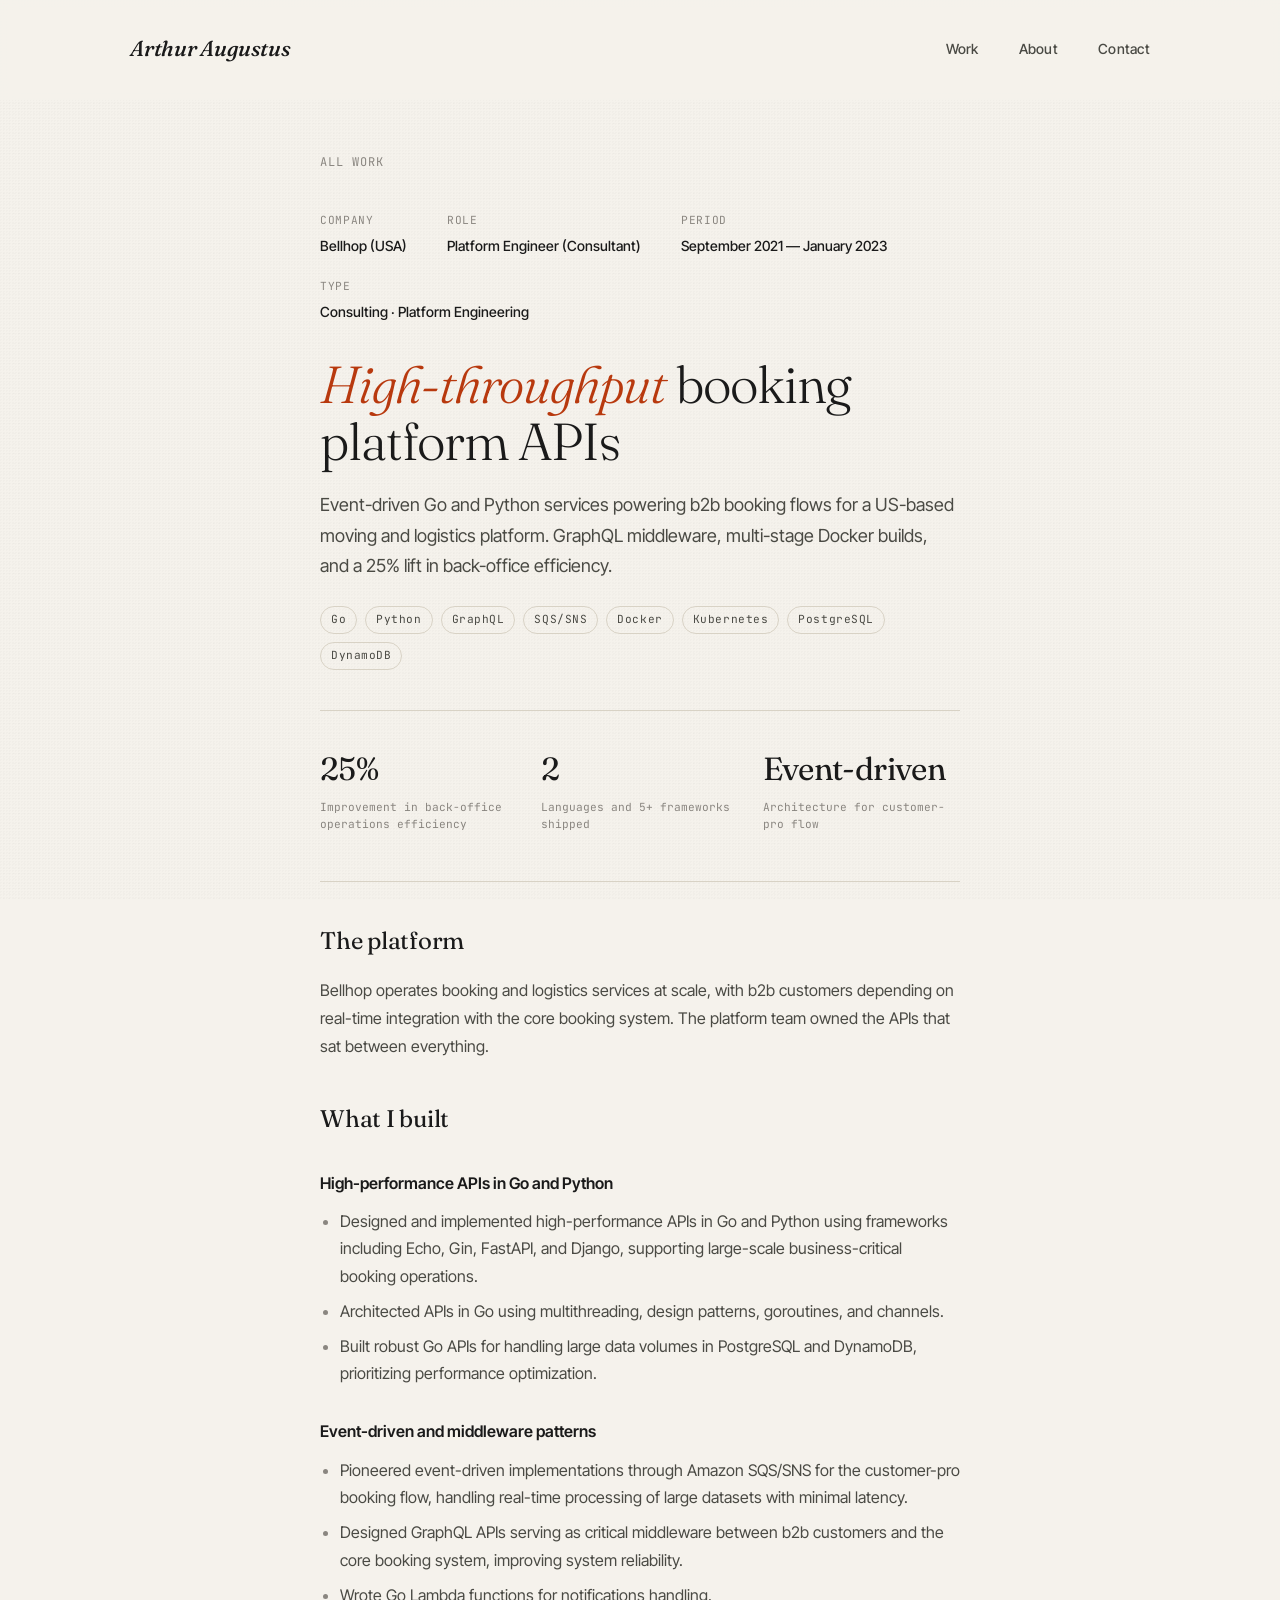
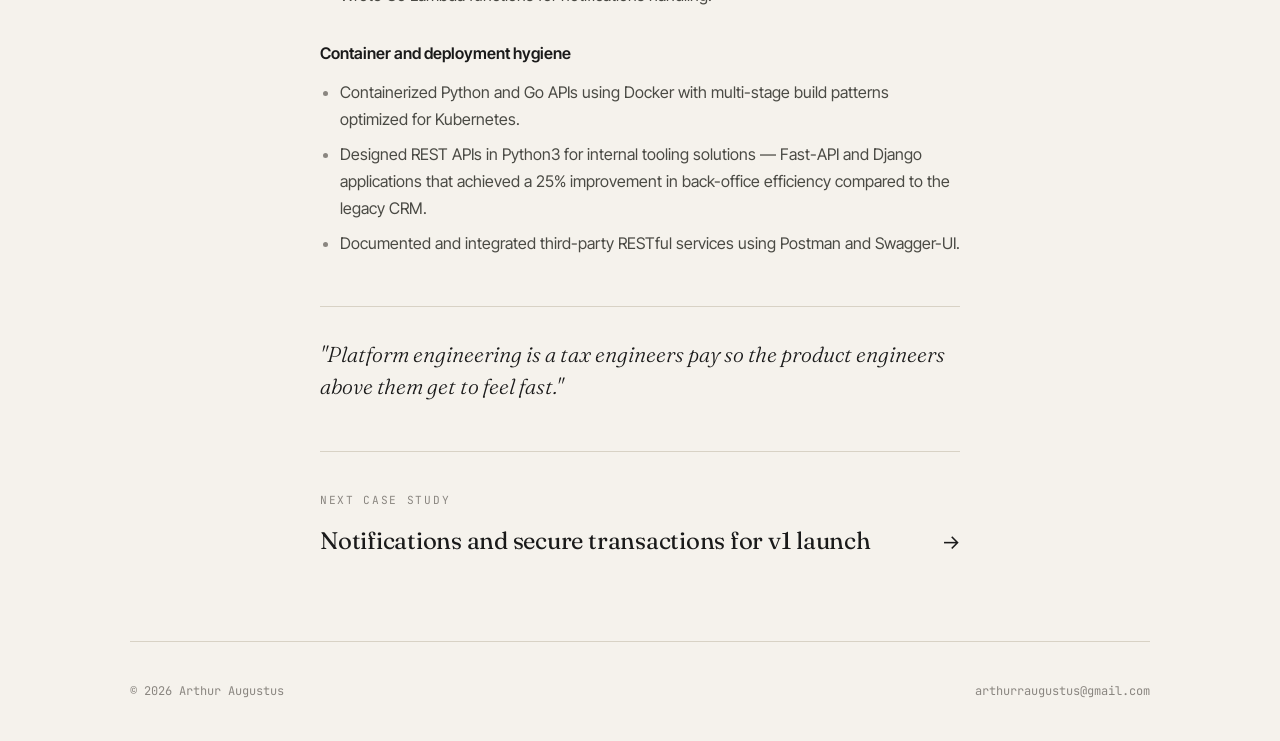
<file: case-studies/bellhop.html>
<!DOCTYPE html>
<html lang="en">
<head>
<meta charset="UTF-8" />
<meta name="viewport" content="width=device-width, initial-scale=1.0" />
<title>Bellhop — Arthur Augustus</title>
<meta name="description" content="Event-driven Go and Python services powering b2b booking flows for a US-based moving and logistics platform. GraphQL middleware, multi-stage Docker builds, and a 25% lift in back-office efficiency." />

<link rel="preconnect" href="https://fonts.googleapis.com">
<link rel="preconnect" href="https://fonts.gstatic.com" crossorigin>
<link href="https://fonts.googleapis.com/css2?family=Fraunces:opsz,wght@9..144,300;9..144,400;9..144,500;9..144,600&family=JetBrains+Mono:wght@400;500&family=Inter+Tight:wght@400;500;600&display=swap" rel="stylesheet">
<link rel="stylesheet" href="../styles.css">
</head>
<body>

<header id="header">
  <div class="container">
    <nav>
    <a href="../index.html" class="logo">Arthur Augustus</a>
    <ul class="nav-links">
      <li><a href="../index.html#work">Work</a></li>
      <li><a href="../index.html#about">About</a></li>
      <li><a href="../index.html#contact">Contact</a></li>
    </ul>
  </nav>
  </div>
</header>

<div class="container-narrow">

  <section class="case-hero">
    <a class="back-link" href="../index.html#work">All work</a>

    <div class="case-meta-row">
      <span>Company<strong>Bellhop (USA)</strong></span>
      <span>Role<strong>Platform Engineer (Consultant)</strong></span>
      <span>Period<strong>September 2021 — January 2023</strong></span>
      <span>Type<strong>Consulting · Platform Engineering</strong></span>
    </div>

    <h1><em>High-throughput</em> booking platform APIs</h1>
    <p class="case-lead">Event-driven Go and Python services powering b2b booking flows for a US-based moving and logistics platform. GraphQL middleware, multi-stage Docker builds, and a 25% lift in back-office efficiency.</p>

    <div class="case-tags">
      <span class="tag">Go</span>
      <span class="tag">Python</span>
      <span class="tag">GraphQL</span>
      <span class="tag">SQS/SNS</span>
      <span class="tag">Docker</span>
      <span class="tag">Kubernetes</span>
      <span class="tag">PostgreSQL</span>
      <span class="tag">DynamoDB</span>
    </div>
  </section>

  <section class="case-body">
    <div class="metrics">
      <div><div class="metric-value">25%</div><div class="metric-label">Improvement in back-office operations efficiency</div></div>
      <div><div class="metric-value">2</div><div class="metric-label">Languages and 5+ frameworks shipped</div></div>
      <div><div class="metric-value">Event-driven</div><div class="metric-label">Architecture for customer-pro flow</div></div>
    </div>


    <h2>The platform</h2>
      <p>Bellhop operates booking and logistics services at scale, with b2b customers depending on real-time integration with the core booking system. The platform team owned the APIs that sat between everything.</p>

      <h2>What I built</h2>

      <h3>High-performance APIs in Go and Python</h3>
      <ul>
        <li>Designed and implemented high-performance APIs in Go and Python using frameworks including Echo, Gin, FastAPI, and Django, supporting large-scale business-critical booking operations.</li>
        <li>Architected APIs in Go using multithreading, design patterns, goroutines, and channels.</li>
        <li>Built robust Go APIs for handling large data volumes in PostgreSQL and DynamoDB, prioritizing performance optimization.</li>
      </ul>

      <h3>Event-driven and middleware patterns</h3>
      <ul>
        <li>Pioneered event-driven implementations through Amazon SQS/SNS for the customer-pro booking flow, handling real-time processing of large datasets with minimal latency.</li>
        <li>Designed GraphQL APIs serving as critical middleware between b2b customers and the core booking system, improving system reliability.</li>
        <li>Wrote Go Lambda functions for notifications handling.</li>
      </ul>

      <h3>Container and deployment hygiene</h3>
      <ul>
        <li>Containerized Python and Go APIs using Docker with multi-stage build patterns optimized for Kubernetes.</li>
        <li>Designed REST APIs in Python3 for internal tooling solutions — Fast-API and Django applications that achieved a 25% improvement in back-office efficiency compared to the legacy CRM.</li>
        <li>Documented and integrated third-party RESTful services using Postman and Swagger-UI.</li>
      </ul>

    <div class="pull-quote">"Platform engineering is a tax engineers pay so the product engineers above them get to feel fast."</div>
  </section>

  <section class="next-case">
    <div class="next-case-label">Next case study</div>
    <a href="leatherback.html">
      <h3>Notifications and secure transactions for v1 launch</h3>
      <span class="next-case-arrow">→</span>
    </a>
  </section>

</div>

<div class="container">
  <footer>
    <span>© 2026 Arthur Augustus</span>
    <span><a href="../index.html#contact">arthurraugustus@gmail.com</a></span>
  </footer>
</div>

<script>
  const header = document.getElementById('header');
  window.addEventListener('scroll', () => {
    if (window.scrollY > 20) header.classList.add('scrolled');
    else header.classList.remove('scrolled');
  });
</script>

</body>
</html>
</file>
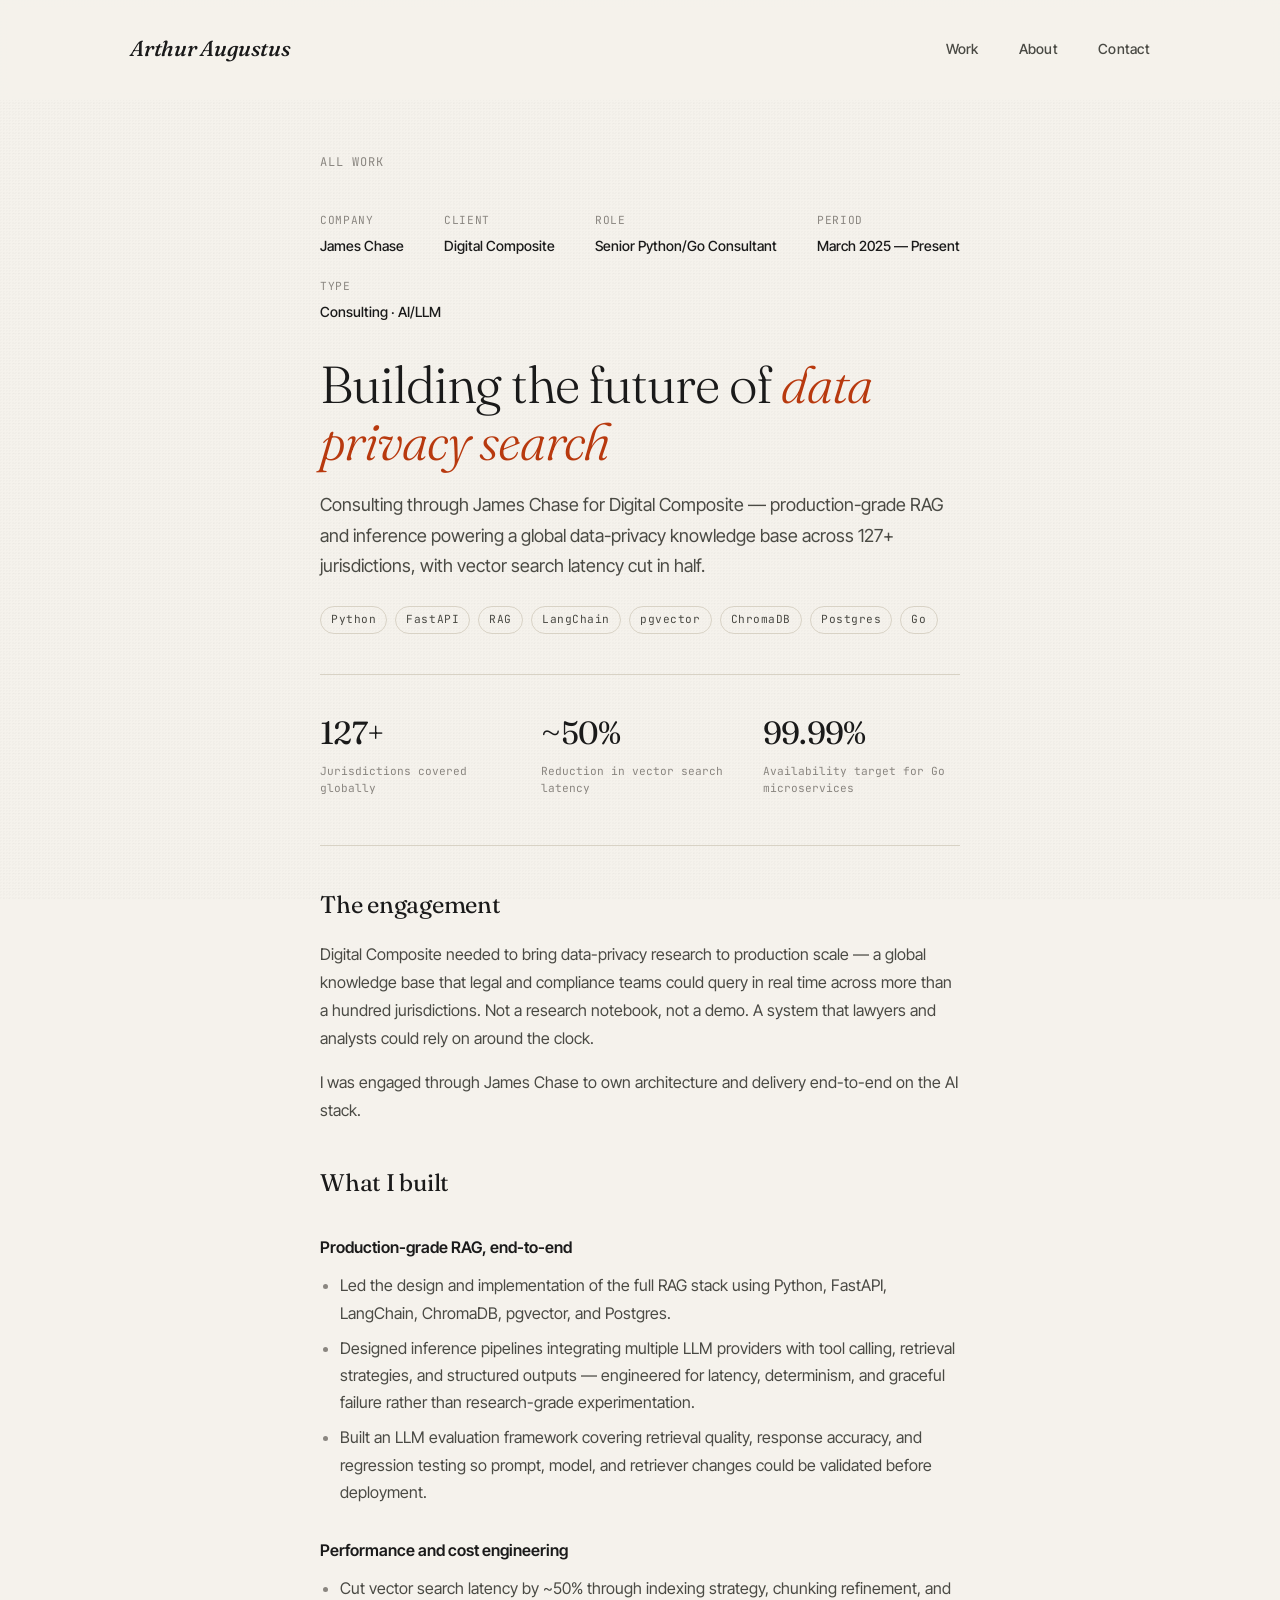
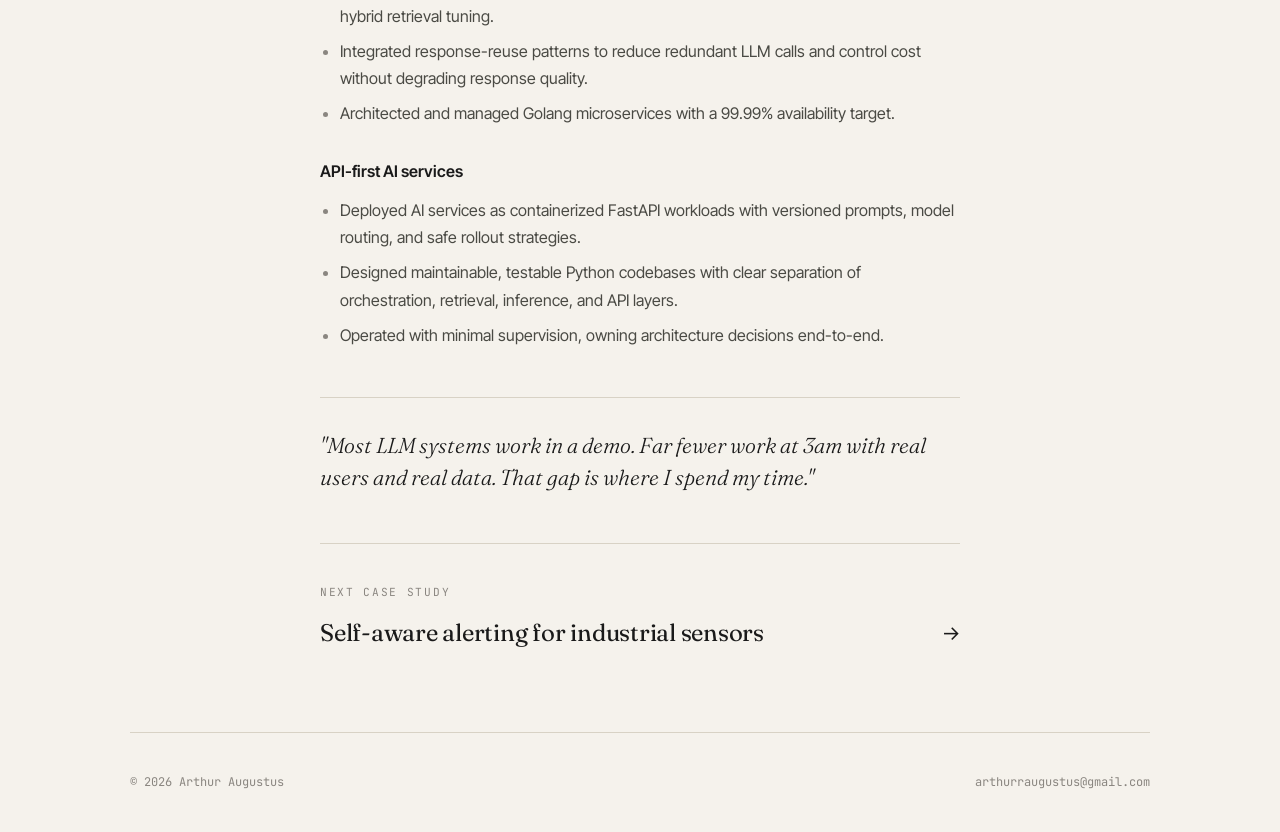
<file: case-studies/digital-composite.html>
<!DOCTYPE html>
<html lang="en">
<head>
<meta charset="UTF-8" />
<meta name="viewport" content="width=device-width, initial-scale=1.0" />
<title>Digital Composite — Arthur Augustus</title>
<meta name="description" content="Via James Chase, built production-grade RAG and inference for Digital Composite's global data-privacy knowledge base across 127+ jurisdictions — vector search latency cut in half." />

<link rel="preconnect" href="https://fonts.googleapis.com">
<link rel="preconnect" href="https://fonts.gstatic.com" crossorigin>
<link href="https://fonts.googleapis.com/css2?family=Fraunces:opsz,wght@9..144,300;9..144,400;9..144,500;9..144,600&family=JetBrains+Mono:wght@400;500&family=Inter+Tight:wght@400;500;600&display=swap" rel="stylesheet">
<link rel="stylesheet" href="../styles.css">
</head>
<body>

<header id="header">
  <div class="container">
    <nav>
    <a href="../index.html" class="logo">Arthur Augustus</a>
    <ul class="nav-links">
      <li><a href="../index.html#work">Work</a></li>
      <li><a href="../index.html#about">About</a></li>
      <li><a href="../index.html#contact">Contact</a></li>
    </ul>
  </nav>
  </div>
</header>

<div class="container-narrow">

  <section class="case-hero">
    <a class="back-link" href="../index.html#work">All work</a>

    <div class="case-meta-row">
      <span>Company<strong>James Chase</strong></span>
      <span>Client<strong>Digital Composite</strong></span>
      <span>Role<strong>Senior Python/Go Consultant</strong></span>
      <span>Period<strong>March 2025 — Present</strong></span>
      <span>Type<strong>Consulting · AI/LLM</strong></span>
    </div>

    <h1>Building the future of <em>data privacy search</em></h1>
    <p class="case-lead">Consulting through James Chase for Digital Composite — production-grade RAG and inference powering a global data-privacy knowledge base across 127+ jurisdictions, with vector search latency cut in half.</p>

    <div class="case-tags">
      <span class="tag">Python</span>
      <span class="tag">FastAPI</span>
      <span class="tag">RAG</span>
      <span class="tag">LangChain</span>
      <span class="tag">pgvector</span>
      <span class="tag">ChromaDB</span>
      <span class="tag">Postgres</span>
      <span class="tag">Go</span>
    </div>
  </section>

  <section class="case-body">
    <div class="metrics">
      <div><div class="metric-value">127+</div><div class="metric-label">Jurisdictions covered globally</div></div>
      <div><div class="metric-value">~50%</div><div class="metric-label">Reduction in vector search latency</div></div>
      <div><div class="metric-value">99.99%</div><div class="metric-label">Availability target for Go microservices</div></div>
    </div>


    <h2>The engagement</h2>
      <p>Digital Composite needed to bring data-privacy research to production scale — a global knowledge base that legal and compliance teams could query in real time across more than a hundred jurisdictions. Not a research notebook, not a demo. A system that lawyers and analysts could rely on around the clock.</p>
      <p>I was engaged through James Chase to own architecture and delivery end-to-end on the AI stack.</p>

      <h2>What I built</h2>

      <h3>Production-grade RAG, end-to-end</h3>
      <ul>
        <li>Led the design and implementation of the full RAG stack using Python, FastAPI, LangChain, ChromaDB, pgvector, and Postgres.</li>
        <li>Designed inference pipelines integrating multiple LLM providers with tool calling, retrieval strategies, and structured outputs — engineered for latency, determinism, and graceful failure rather than research-grade experimentation.</li>
        <li>Built an LLM evaluation framework covering retrieval quality, response accuracy, and regression testing so prompt, model, and retriever changes could be validated before deployment.</li>
      </ul>

      <h3>Performance and cost engineering</h3>
      <ul>
        <li>Cut vector search latency by ~50% through indexing strategy, chunking refinement, and hybrid retrieval tuning.</li>
        <li>Integrated response-reuse patterns to reduce redundant LLM calls and control cost without degrading response quality.</li>
        <li>Architected and managed Golang microservices with a 99.99% availability target.</li>
      </ul>

      <h3>API-first AI services</h3>
      <ul>
        <li>Deployed AI services as containerized FastAPI workloads with versioned prompts, model routing, and safe rollout strategies.</li>
        <li>Designed maintainable, testable Python codebases with clear separation of orchestration, retrieval, inference, and API layers.</li>
        <li>Operated with minimal supervision, owning architecture decisions end-to-end.</li>
      </ul>

    <div class="pull-quote">"Most LLM systems work in a demo. Far fewer work at 3am with real users and real data. That gap is where I spend my time."</div>
  </section>

  <section class="next-case">
    <div class="next-case-label">Next case study</div>
    <a href="siemens-energy.html">
      <h3>Self-aware alerting for industrial sensors</h3>
      <span class="next-case-arrow">→</span>
    </a>
  </section>

</div>

<div class="container">
  <footer>
    <span>© 2026 Arthur Augustus</span>
    <span><a href="../index.html#contact">arthurraugustus@gmail.com</a></span>
  </footer>
</div>

<script>
  const header = document.getElementById('header');
  window.addEventListener('scroll', () => {
    if (window.scrollY > 20) header.classList.add('scrolled');
    else header.classList.remove('scrolled');
  });
</script>

</body>
</html>
</file>
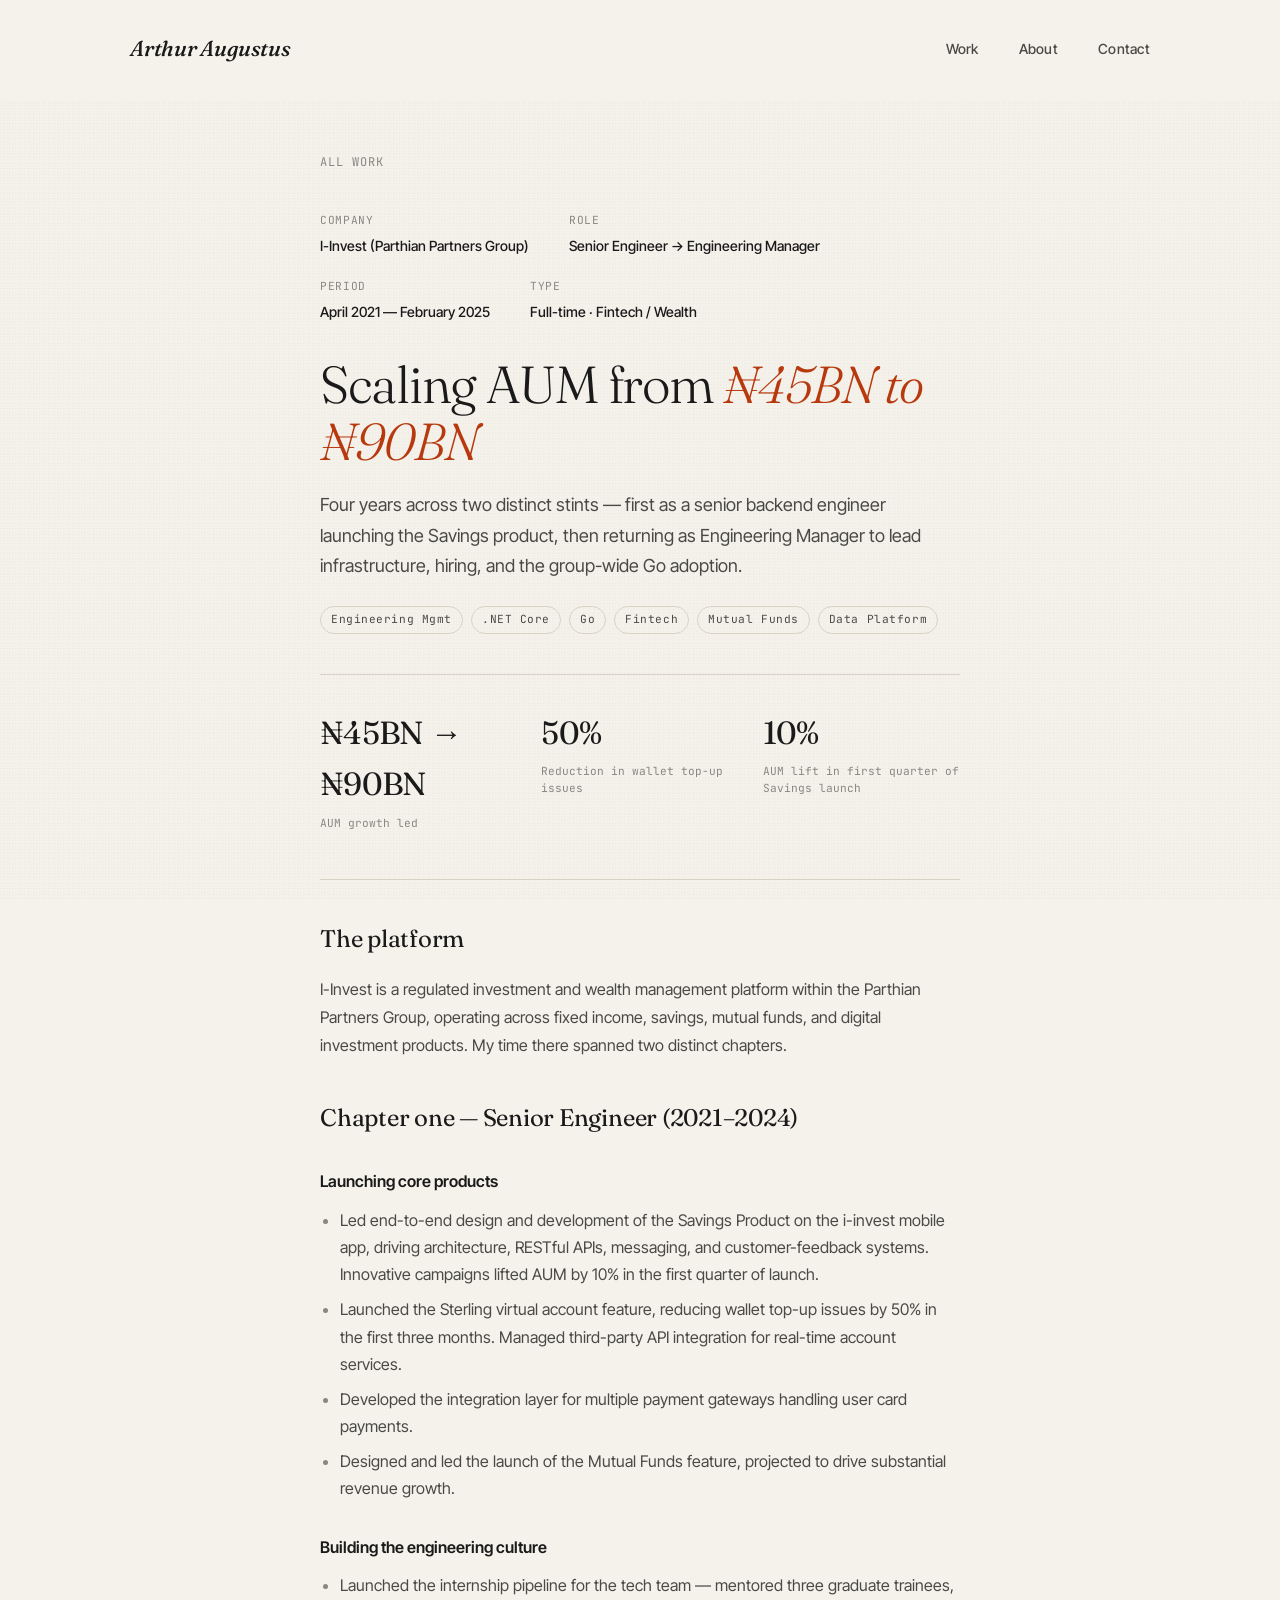
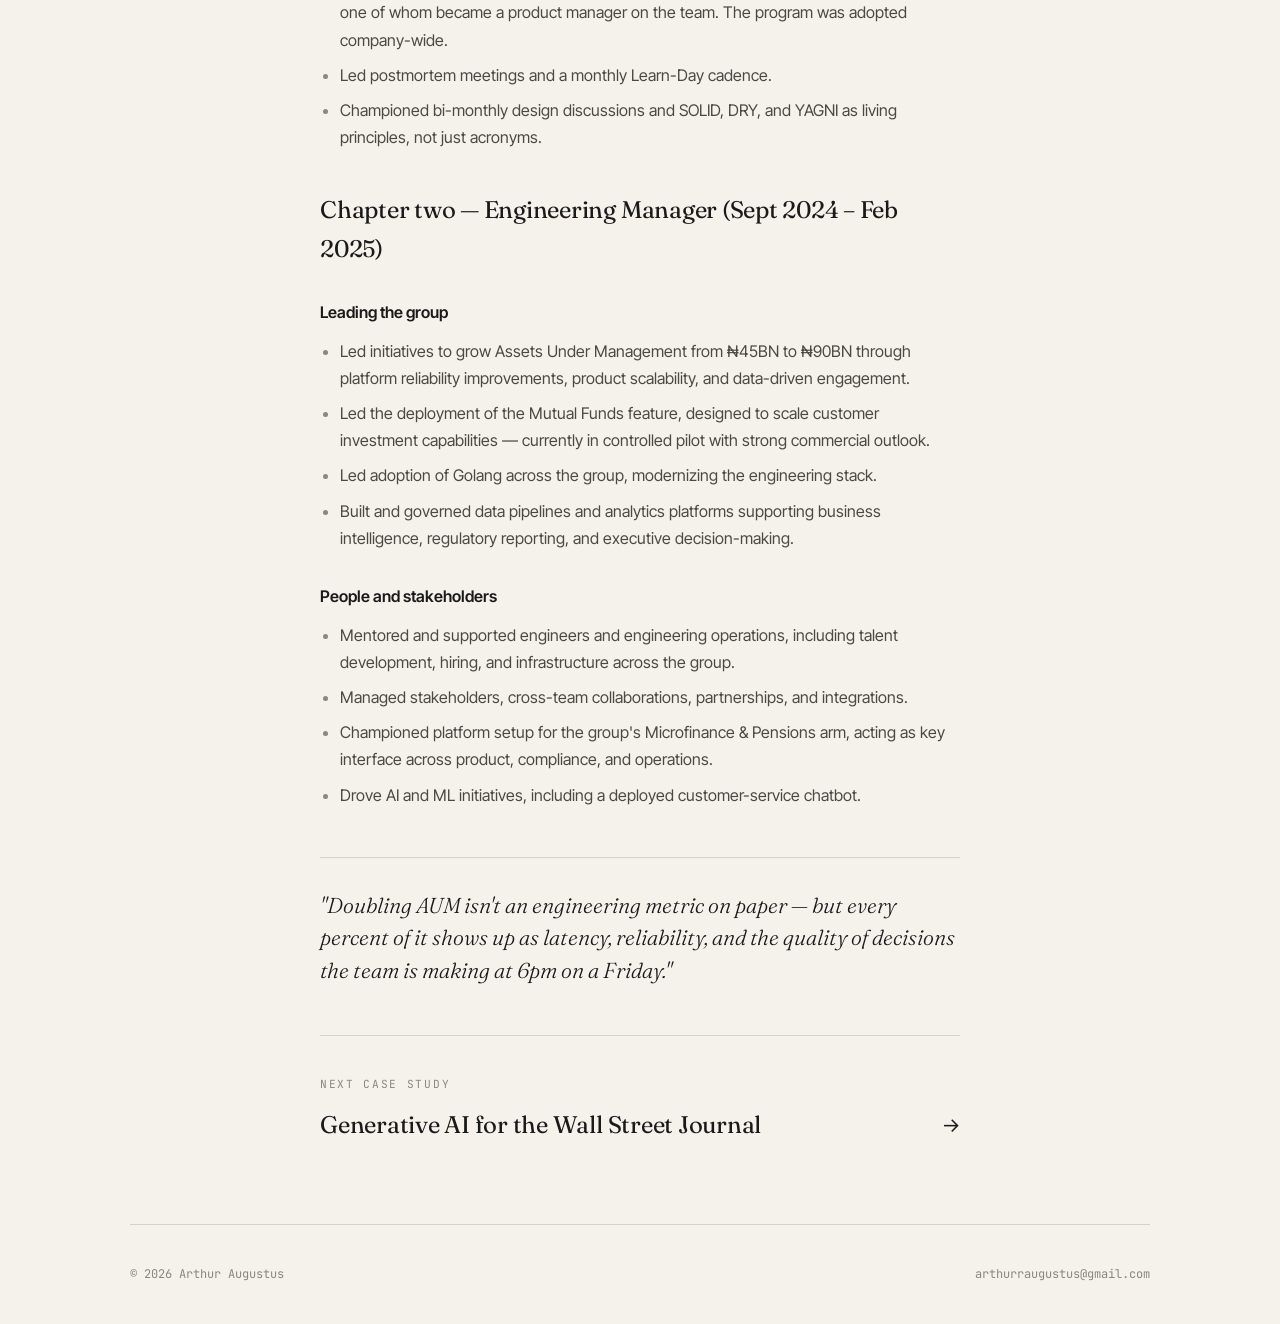
<file: case-studies/i-invest.html>
<!DOCTYPE html>
<html lang="en">
<head>
<meta charset="UTF-8" />
<meta name="viewport" content="width=device-width, initial-scale=1.0" />
<title>I-Invest · Parthian Partners — Arthur Augustus</title>
<meta name="description" content="Four years across two distinct stints — first as a senior backend engineer launching the Savings product, then returning as Engineering Manager to lead infrastructure, hiring, and the group-wide Go adoption." />

<link rel="preconnect" href="https://fonts.googleapis.com">
<link rel="preconnect" href="https://fonts.gstatic.com" crossorigin>
<link href="https://fonts.googleapis.com/css2?family=Fraunces:opsz,wght@9..144,300;9..144,400;9..144,500;9..144,600&family=JetBrains+Mono:wght@400;500&family=Inter+Tight:wght@400;500;600&display=swap" rel="stylesheet">
<link rel="stylesheet" href="../styles.css">
</head>
<body>

<header id="header">
  <div class="container">
    <nav>
    <a href="../index.html" class="logo">Arthur Augustus</a>
    <ul class="nav-links">
      <li><a href="../index.html#work">Work</a></li>
      <li><a href="../index.html#about">About</a></li>
      <li><a href="../index.html#contact">Contact</a></li>
    </ul>
  </nav>
  </div>
</header>

<div class="container-narrow">

  <section class="case-hero">
    <a class="back-link" href="../index.html#work">All work</a>

    <div class="case-meta-row">
      <span>Company<strong>I-Invest (Parthian Partners Group)</strong></span>
      <span>Role<strong>Senior Engineer → Engineering Manager</strong></span>
      <span>Period<strong>April 2021 — February 2025</strong></span>
      <span>Type<strong>Full-time · Fintech / Wealth</strong></span>
    </div>

    <h1>Scaling AUM from <em>₦45BN to ₦90BN</em></h1>
    <p class="case-lead">Four years across two distinct stints — first as a senior backend engineer launching the Savings product, then returning as Engineering Manager to lead infrastructure, hiring, and the group-wide Go adoption.</p>

    <div class="case-tags">
      <span class="tag">Engineering Mgmt</span>
      <span class="tag">.NET Core</span>
      <span class="tag">Go</span>
      <span class="tag">Fintech</span>
      <span class="tag">Mutual Funds</span>
      <span class="tag">Data Platform</span>
    </div>
  </section>

  <section class="case-body">
    <div class="metrics">
      <div><div class="metric-value">₦45BN → ₦90BN</div><div class="metric-label">AUM growth led</div></div>
      <div><div class="metric-value">50%</div><div class="metric-label">Reduction in wallet top-up issues</div></div>
      <div><div class="metric-value">10%</div><div class="metric-label">AUM lift in first quarter of Savings launch</div></div>
    </div>


    <h2>The platform</h2>
      <p>I-Invest is a regulated investment and wealth management platform within the Parthian Partners Group, operating across fixed income, savings, mutual funds, and digital investment products. My time there spanned two distinct chapters.</p>

      <h2>Chapter one — Senior Engineer (2021–2024)</h2>

      <h3>Launching core products</h3>
      <ul>
        <li>Led end-to-end design and development of the Savings Product on the i-invest mobile app, driving architecture, RESTful APIs, messaging, and customer-feedback systems. Innovative campaigns lifted AUM by 10% in the first quarter of launch.</li>
        <li>Launched the Sterling virtual account feature, reducing wallet top-up issues by 50% in the first three months. Managed third-party API integration for real-time account services.</li>
        <li>Developed the integration layer for multiple payment gateways handling user card payments.</li>
        <li>Designed and led the launch of the Mutual Funds feature, projected to drive substantial revenue growth.</li>
      </ul>

      <h3>Building the engineering culture</h3>
      <ul>
        <li>Launched the internship pipeline for the tech team — mentored three graduate trainees, one of whom became a product manager on the team. The program was adopted company-wide.</li>
        <li>Led postmortem meetings and a monthly Learn-Day cadence.</li>
        <li>Championed bi-monthly design discussions and SOLID, DRY, and YAGNI as living principles, not just acronyms.</li>
      </ul>

      <h2>Chapter two — Engineering Manager (Sept 2024 – Feb 2025)</h2>

      <h3>Leading the group</h3>
      <ul>
        <li>Led initiatives to grow Assets Under Management from ₦45BN to ₦90BN through platform reliability improvements, product scalability, and data-driven engagement.</li>
        <li>Led the deployment of the Mutual Funds feature, designed to scale customer investment capabilities — currently in controlled pilot with strong commercial outlook.</li>
        <li>Led adoption of Golang across the group, modernizing the engineering stack.</li>
        <li>Built and governed data pipelines and analytics platforms supporting business intelligence, regulatory reporting, and executive decision-making.</li>
      </ul>

      <h3>People and stakeholders</h3>
      <ul>
        <li>Mentored and supported engineers and engineering operations, including talent development, hiring, and infrastructure across the group.</li>
        <li>Managed stakeholders, cross-team collaborations, partnerships, and integrations.</li>
        <li>Championed platform setup for the group's Microfinance &amp; Pensions arm, acting as key interface across product, compliance, and operations.</li>
        <li>Drove AI and ML initiatives, including a deployed customer-service chatbot.</li>
      </ul>

    <div class="pull-quote">"Doubling AUM isn't an engineering metric on paper — but every percent of it shows up as latency, reliability, and the quality of decisions the team is making at 6pm on a Friday."</div>
  </section>

  <section class="next-case">
    <div class="next-case-label">Next case study</div>
    <a href="newscorp.html">
      <h3>Generative AI for the Wall Street Journal</h3>
      <span class="next-case-arrow">→</span>
    </a>
  </section>

</div>

<div class="container">
  <footer>
    <span>© 2026 Arthur Augustus</span>
    <span><a href="../index.html#contact">arthurraugustus@gmail.com</a></span>
  </footer>
</div>

<script>
  const header = document.getElementById('header');
  window.addEventListener('scroll', () => {
    if (window.scrollY > 20) header.classList.add('scrolled');
    else header.classList.remove('scrolled');
  });
</script>

</body>
</html>
</file>
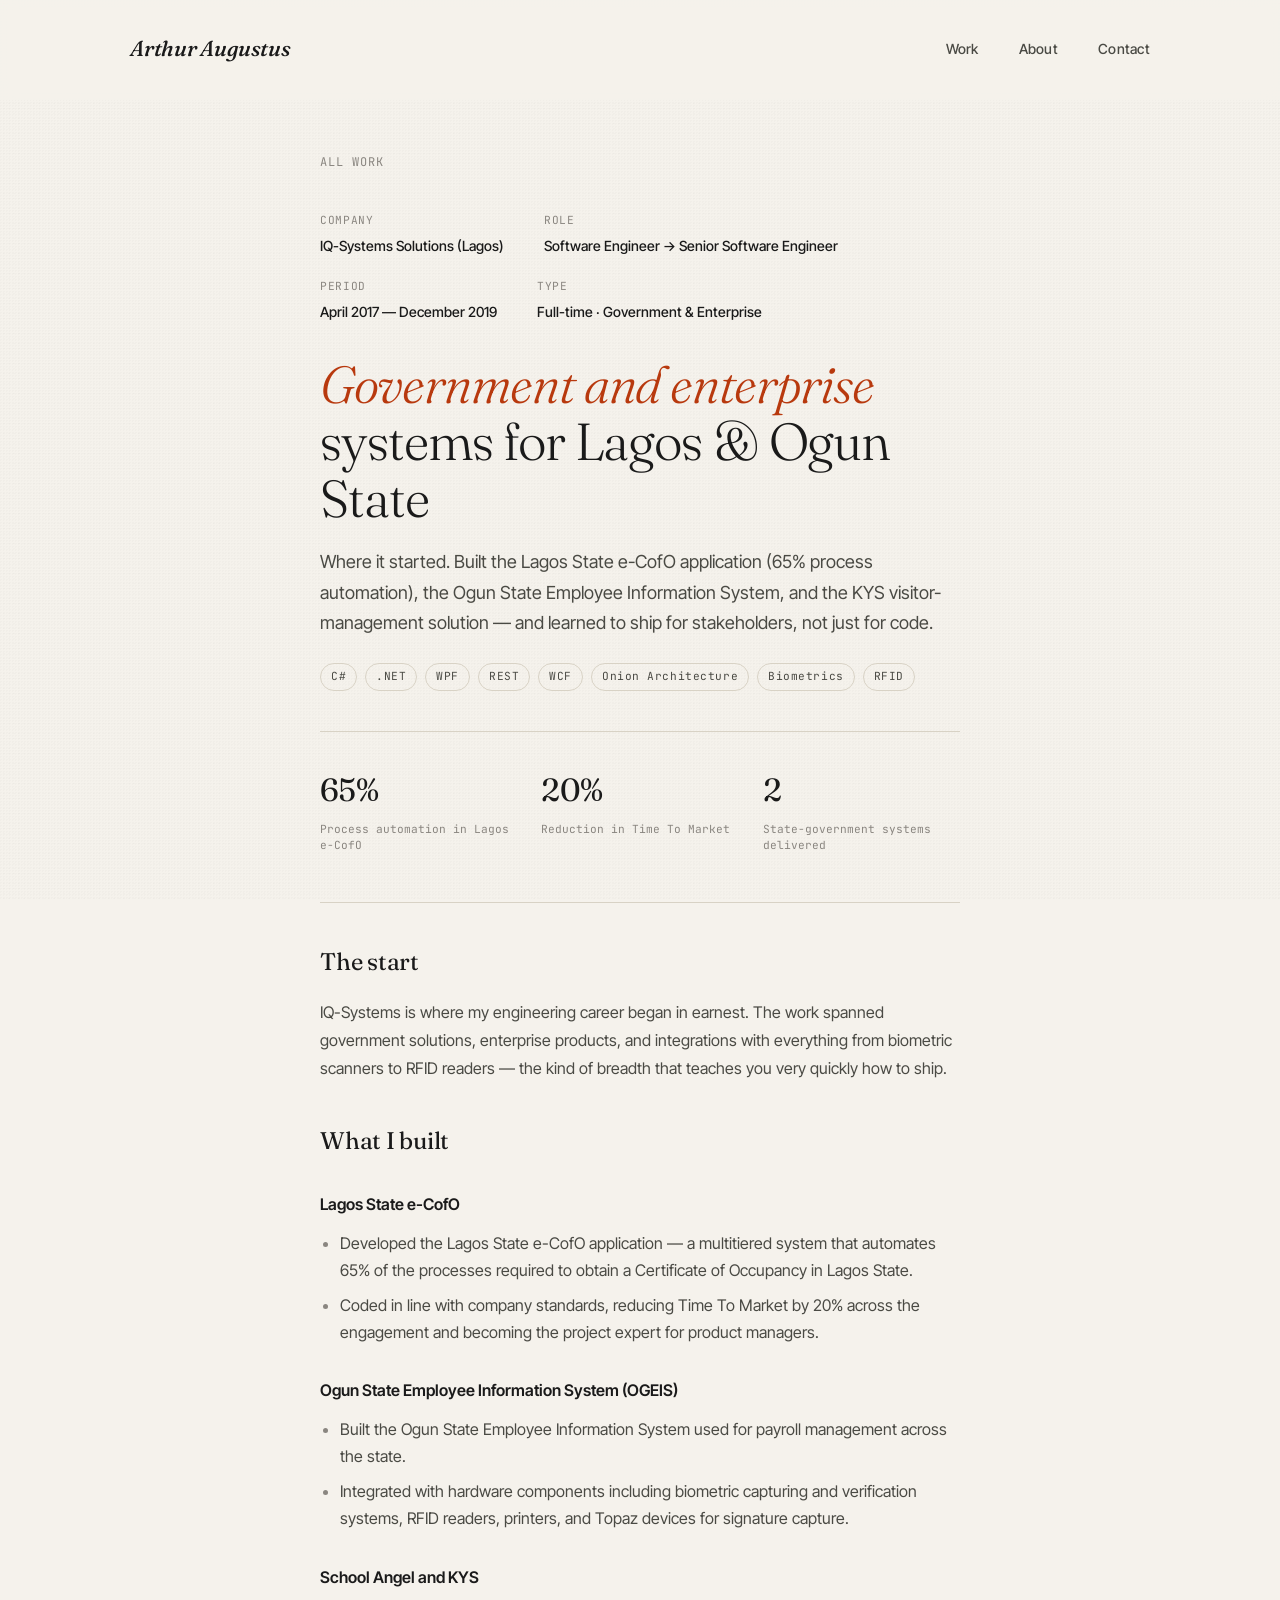
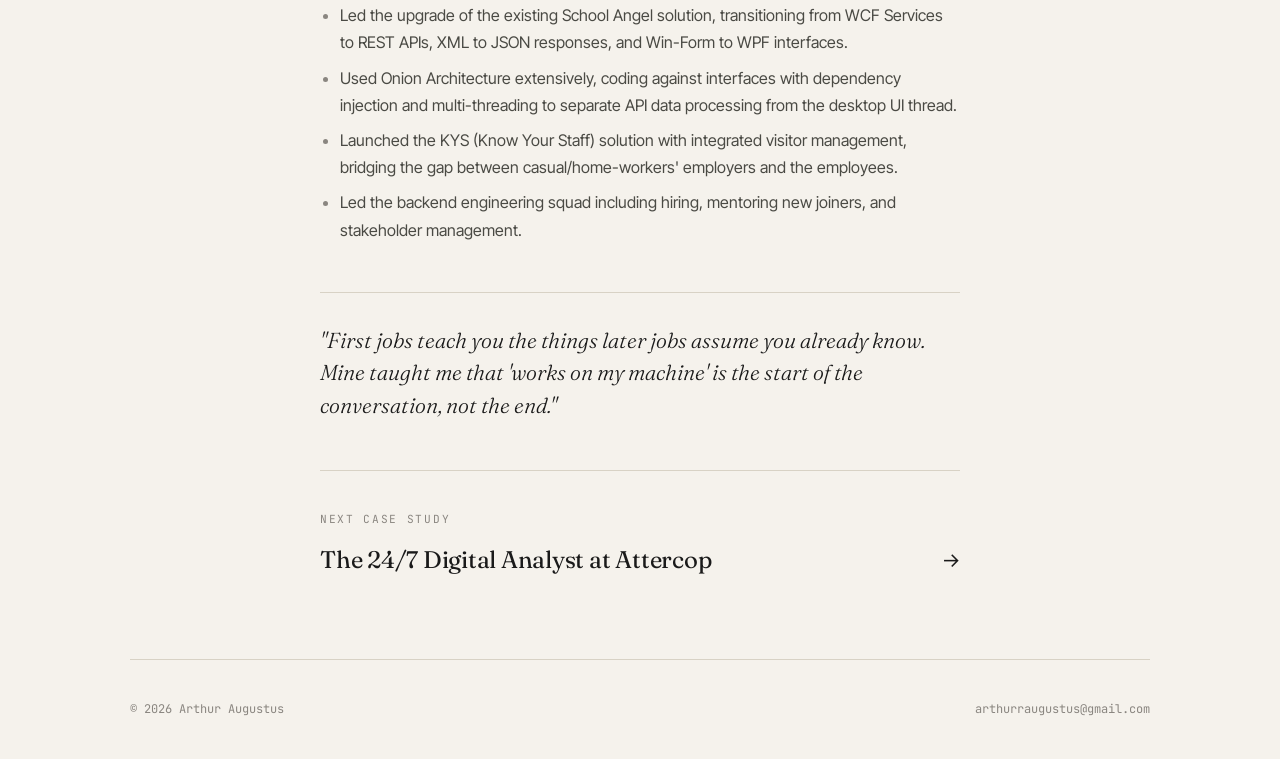
<file: case-studies/iq-systems.html>
<!DOCTYPE html>
<html lang="en">
<head>
<meta charset="UTF-8" />
<meta name="viewport" content="width=device-width, initial-scale=1.0" />
<title>IQ-Systems Solutions — Arthur Augustus</title>
<meta name="description" content="Where it started. Built the Lagos State e-CofO application (65% process automation), the Ogun State Employee Information System, and the KYS visitor-management solution — and learned to ship for stakeholders, not just for code." />

<link rel="preconnect" href="https://fonts.googleapis.com">
<link rel="preconnect" href="https://fonts.gstatic.com" crossorigin>
<link href="https://fonts.googleapis.com/css2?family=Fraunces:opsz,wght@9..144,300;9..144,400;9..144,500;9..144,600&family=JetBrains+Mono:wght@400;500&family=Inter+Tight:wght@400;500;600&display=swap" rel="stylesheet">
<link rel="stylesheet" href="../styles.css">
</head>
<body>

<header id="header">
  <div class="container">
    <nav>
    <a href="../index.html" class="logo">Arthur Augustus</a>
    <ul class="nav-links">
      <li><a href="../index.html#work">Work</a></li>
      <li><a href="../index.html#about">About</a></li>
      <li><a href="../index.html#contact">Contact</a></li>
    </ul>
  </nav>
  </div>
</header>

<div class="container-narrow">

  <section class="case-hero">
    <a class="back-link" href="../index.html#work">All work</a>

    <div class="case-meta-row">
      <span>Company<strong>IQ-Systems Solutions (Lagos)</strong></span>
      <span>Role<strong>Software Engineer → Senior Software Engineer</strong></span>
      <span>Period<strong>April 2017 — December 2019</strong></span>
      <span>Type<strong>Full-time · Government & Enterprise</strong></span>
    </div>

    <h1><em>Government and enterprise</em> systems for Lagos & Ogun State</h1>
    <p class="case-lead">Where it started. Built the Lagos State e-CofO application (65% process automation), the Ogun State Employee Information System, and the KYS visitor-management solution — and learned to ship for stakeholders, not just for code.</p>

    <div class="case-tags">
      <span class="tag">C#</span>
      <span class="tag">.NET</span>
      <span class="tag">WPF</span>
      <span class="tag">REST</span>
      <span class="tag">WCF</span>
      <span class="tag">Onion Architecture</span>
      <span class="tag">Biometrics</span>
      <span class="tag">RFID</span>
    </div>
  </section>

  <section class="case-body">
    <div class="metrics">
      <div><div class="metric-value">65%</div><div class="metric-label">Process automation in Lagos e-CofO</div></div>
      <div><div class="metric-value">20%</div><div class="metric-label">Reduction in Time To Market</div></div>
      <div><div class="metric-value">2</div><div class="metric-label">State-government systems delivered</div></div>
    </div>


    <h2>The start</h2>
      <p>IQ-Systems is where my engineering career began in earnest. The work spanned government solutions, enterprise products, and integrations with everything from biometric scanners to RFID readers — the kind of breadth that teaches you very quickly how to ship.</p>

      <h2>What I built</h2>

      <h3>Lagos State e-CofO</h3>
      <ul>
        <li>Developed the Lagos State e-CofO application — a multitiered system that automates 65% of the processes required to obtain a Certificate of Occupancy in Lagos State.</li>
        <li>Coded in line with company standards, reducing Time To Market by 20% across the engagement and becoming the project expert for product managers.</li>
      </ul>

      <h3>Ogun State Employee Information System (OGEIS)</h3>
      <ul>
        <li>Built the Ogun State Employee Information System used for payroll management across the state.</li>
        <li>Integrated with hardware components including biometric capturing and verification systems, RFID readers, printers, and Topaz devices for signature capture.</li>
      </ul>

      <h3>School Angel and KYS</h3>
      <ul>
        <li>Led the upgrade of the existing School Angel solution, transitioning from WCF Services to REST APIs, XML to JSON responses, and Win-Form to WPF interfaces.</li>
        <li>Used Onion Architecture extensively, coding against interfaces with dependency injection and multi-threading to separate API data processing from the desktop UI thread.</li>
        <li>Launched the KYS (Know Your Staff) solution with integrated visitor management, bridging the gap between casual/home-workers' employers and the employees.</li>
        <li>Led the backend engineering squad including hiring, mentoring new joiners, and stakeholder management.</li>
      </ul>

    <div class="pull-quote">"First jobs teach you the things later jobs assume you already know. Mine taught me that 'works on my machine' is the start of the conversation, not the end."</div>
  </section>

  <section class="next-case">
    <div class="next-case-label">Next case study</div>
    <a href="attercop.html">
      <h3>The 24/7 Digital Analyst at Attercop</h3>
      <span class="next-case-arrow">→</span>
    </a>
  </section>

</div>

<div class="container">
  <footer>
    <span>© 2026 Arthur Augustus</span>
    <span><a href="../index.html#contact">arthurraugustus@gmail.com</a></span>
  </footer>
</div>

<script>
  const header = document.getElementById('header');
  window.addEventListener('scroll', () => {
    if (window.scrollY > 20) header.classList.add('scrolled');
    else header.classList.remove('scrolled');
  });
</script>

</body>
</html>
</file>
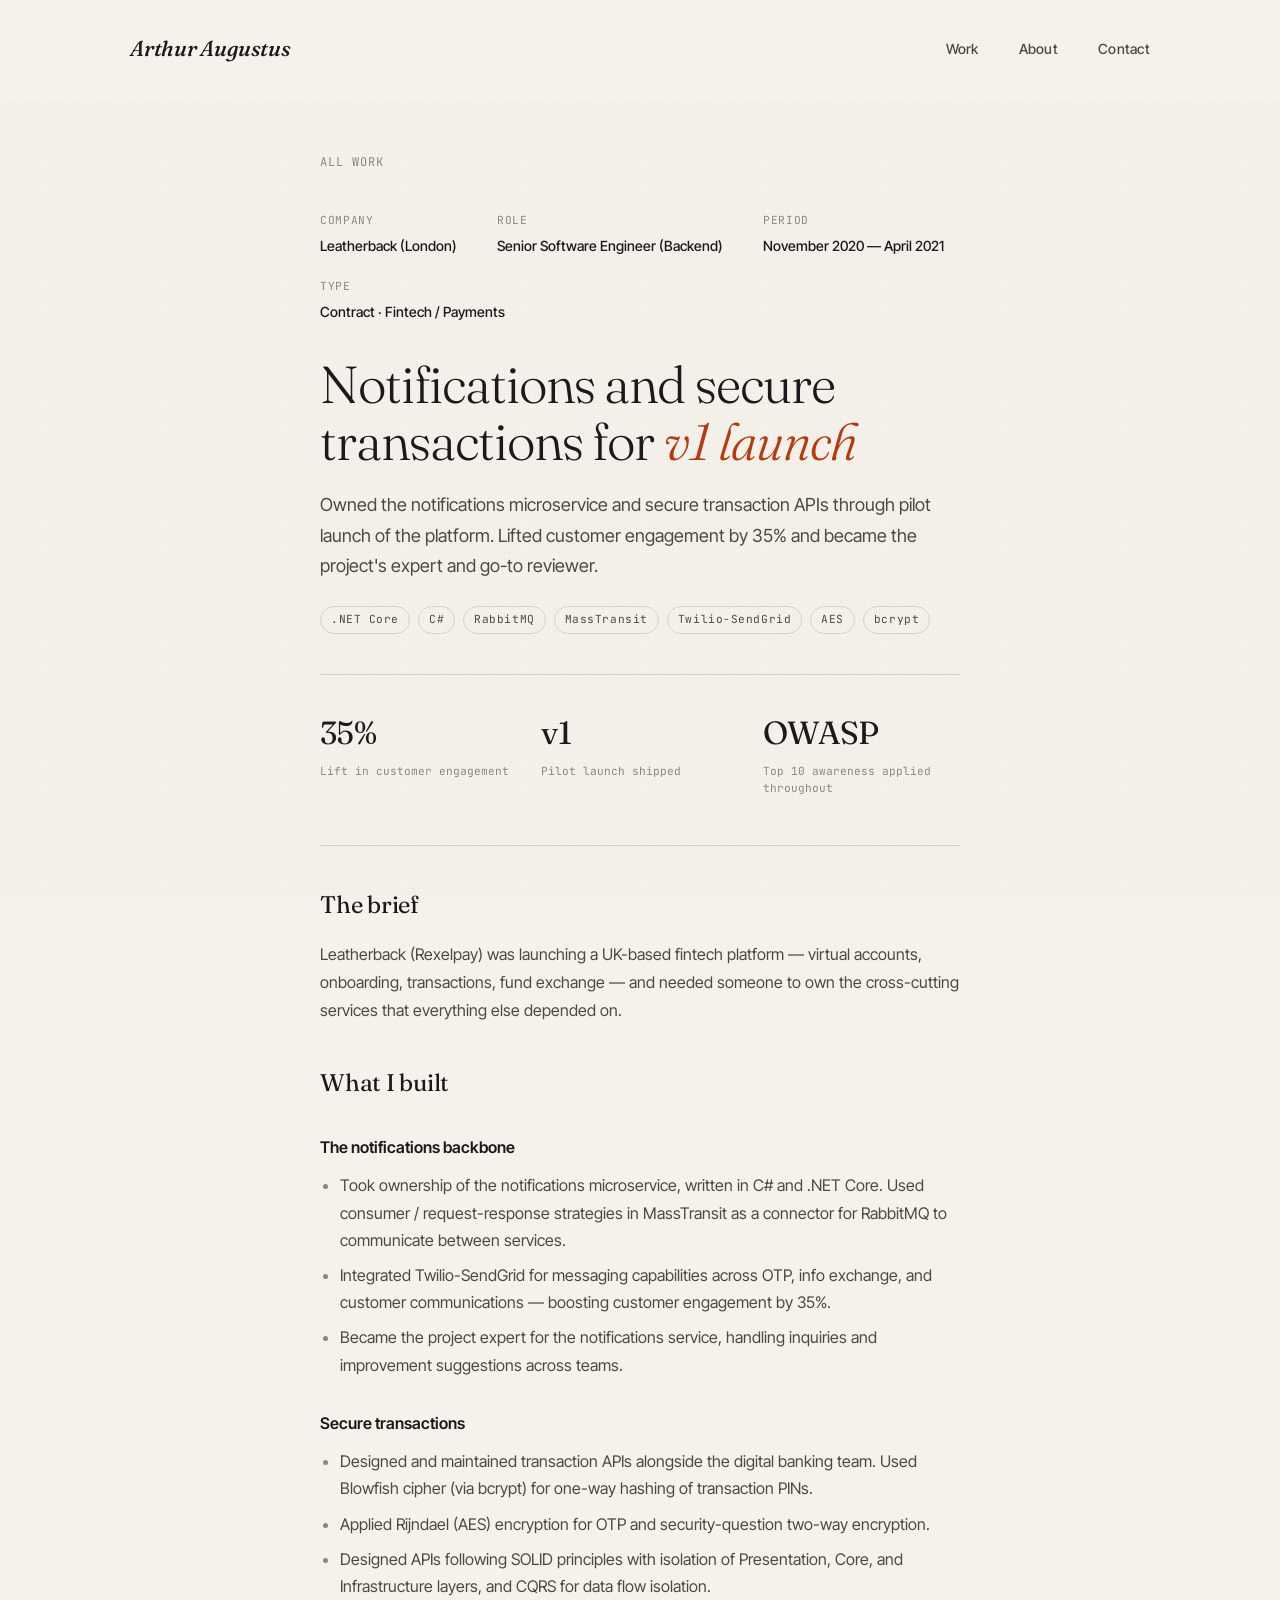
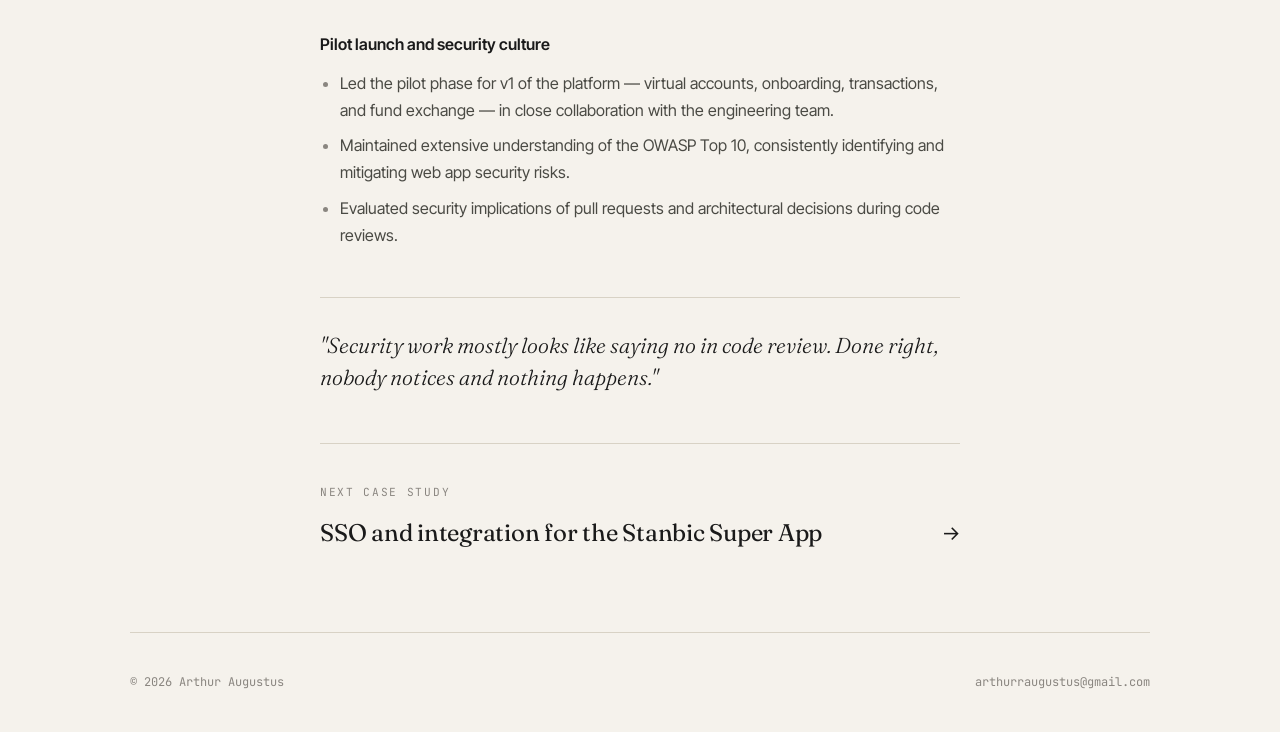
<file: case-studies/leatherback.html>
<!DOCTYPE html>
<html lang="en">
<head>
<meta charset="UTF-8" />
<meta name="viewport" content="width=device-width, initial-scale=1.0" />
<title>Leatherback — Arthur Augustus</title>
<meta name="description" content="Owned the notifications microservice and secure transaction APIs through pilot launch of the platform. Lifted customer engagement by 35% and became the project's expert and go-to reviewer." />

<link rel="preconnect" href="https://fonts.googleapis.com">
<link rel="preconnect" href="https://fonts.gstatic.com" crossorigin>
<link href="https://fonts.googleapis.com/css2?family=Fraunces:opsz,wght@9..144,300;9..144,400;9..144,500;9..144,600&family=JetBrains+Mono:wght@400;500&family=Inter+Tight:wght@400;500;600&display=swap" rel="stylesheet">
<link rel="stylesheet" href="../styles.css">
</head>
<body>

<header id="header">
  <div class="container">
    <nav>
    <a href="../index.html" class="logo">Arthur Augustus</a>
    <ul class="nav-links">
      <li><a href="../index.html#work">Work</a></li>
      <li><a href="../index.html#about">About</a></li>
      <li><a href="../index.html#contact">Contact</a></li>
    </ul>
  </nav>
  </div>
</header>

<div class="container-narrow">

  <section class="case-hero">
    <a class="back-link" href="../index.html#work">All work</a>

    <div class="case-meta-row">
      <span>Company<strong>Leatherback (London)</strong></span>
      <span>Role<strong>Senior Software Engineer (Backend)</strong></span>
      <span>Period<strong>November 2020 — April 2021</strong></span>
      <span>Type<strong>Contract · Fintech / Payments</strong></span>
    </div>

    <h1>Notifications and secure transactions for <em>v1 launch</em></h1>
    <p class="case-lead">Owned the notifications microservice and secure transaction APIs through pilot launch of the platform. Lifted customer engagement by 35% and became the project's expert and go-to reviewer.</p>

    <div class="case-tags">
      <span class="tag">.NET Core</span>
      <span class="tag">C#</span>
      <span class="tag">RabbitMQ</span>
      <span class="tag">MassTransit</span>
      <span class="tag">Twilio-SendGrid</span>
      <span class="tag">AES</span>
      <span class="tag">bcrypt</span>
    </div>
  </section>

  <section class="case-body">
    <div class="metrics">
      <div><div class="metric-value">35%</div><div class="metric-label">Lift in customer engagement</div></div>
      <div><div class="metric-value">v1</div><div class="metric-label">Pilot launch shipped</div></div>
      <div><div class="metric-value">OWASP</div><div class="metric-label">Top 10 awareness applied throughout</div></div>
    </div>


    <h2>The brief</h2>
      <p>Leatherback (Rexelpay) was launching a UK-based fintech platform — virtual accounts, onboarding, transactions, fund exchange — and needed someone to own the cross-cutting services that everything else depended on.</p>

      <h2>What I built</h2>

      <h3>The notifications backbone</h3>
      <ul>
        <li>Took ownership of the notifications microservice, written in C# and .NET Core. Used consumer / request-response strategies in MassTransit as a connector for RabbitMQ to communicate between services.</li>
        <li>Integrated Twilio-SendGrid for messaging capabilities across OTP, info exchange, and customer communications — boosting customer engagement by 35%.</li>
        <li>Became the project expert for the notifications service, handling inquiries and improvement suggestions across teams.</li>
      </ul>

      <h3>Secure transactions</h3>
      <ul>
        <li>Designed and maintained transaction APIs alongside the digital banking team. Used Blowfish cipher (via bcrypt) for one-way hashing of transaction PINs.</li>
        <li>Applied Rijndael (AES) encryption for OTP and security-question two-way encryption.</li>
        <li>Designed APIs following SOLID principles with isolation of Presentation, Core, and Infrastructure layers, and CQRS for data flow isolation.</li>
      </ul>

      <h3>Pilot launch and security culture</h3>
      <ul>
        <li>Led the pilot phase for v1 of the platform — virtual accounts, onboarding, transactions, and fund exchange — in close collaboration with the engineering team.</li>
        <li>Maintained extensive understanding of the OWASP Top 10, consistently identifying and mitigating web app security risks.</li>
        <li>Evaluated security implications of pull requests and architectural decisions during code reviews.</li>
      </ul>

    <div class="pull-quote">"Security work mostly looks like saying no in code review. Done right, nobody notices and nothing happens."</div>
  </section>

  <section class="next-case">
    <div class="next-case-label">Next case study</div>
    <a href="stanbic-ibtc.html">
      <h3>SSO and integration for the Stanbic Super App</h3>
      <span class="next-case-arrow">→</span>
    </a>
  </section>

</div>

<div class="container">
  <footer>
    <span>© 2026 Arthur Augustus</span>
    <span><a href="../index.html#contact">arthurraugustus@gmail.com</a></span>
  </footer>
</div>

<script>
  const header = document.getElementById('header');
  window.addEventListener('scroll', () => {
    if (window.scrollY > 20) header.classList.add('scrolled');
    else header.classList.remove('scrolled');
  });
</script>

</body>
</html>
</file>
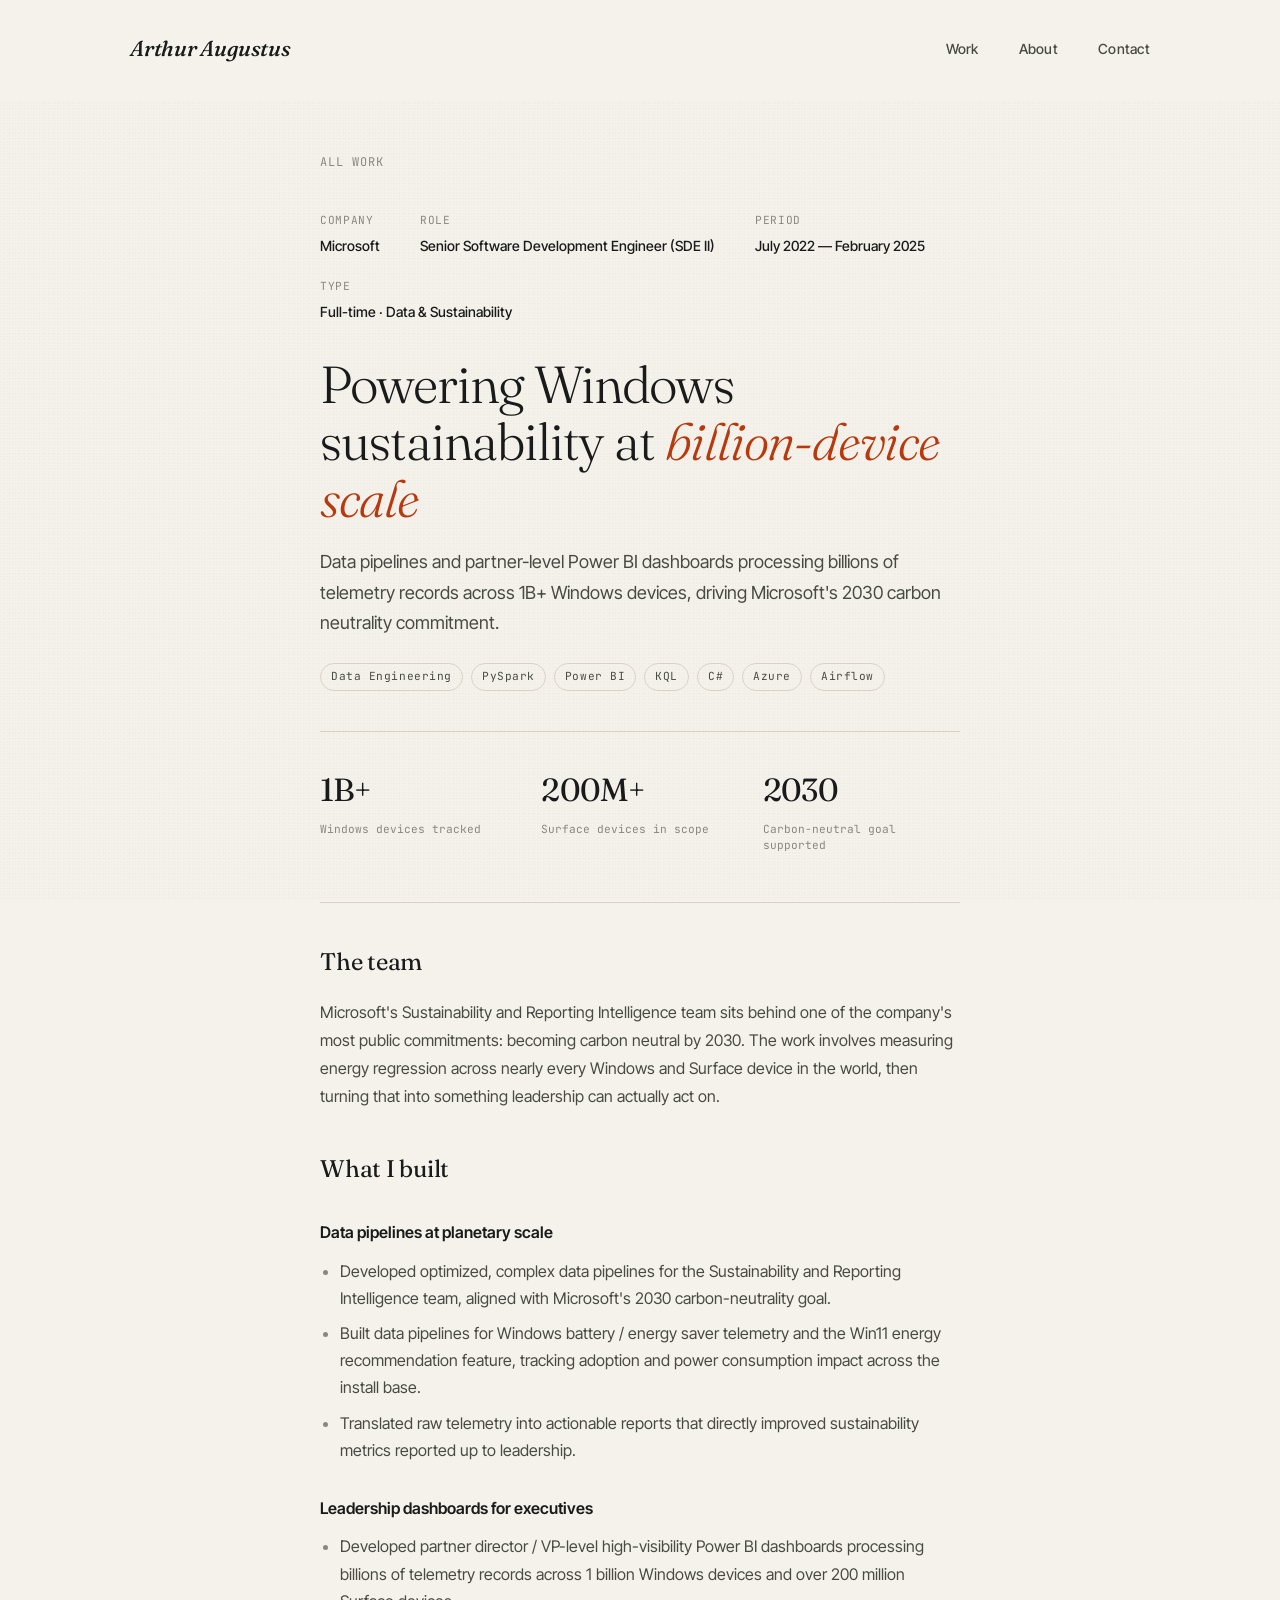
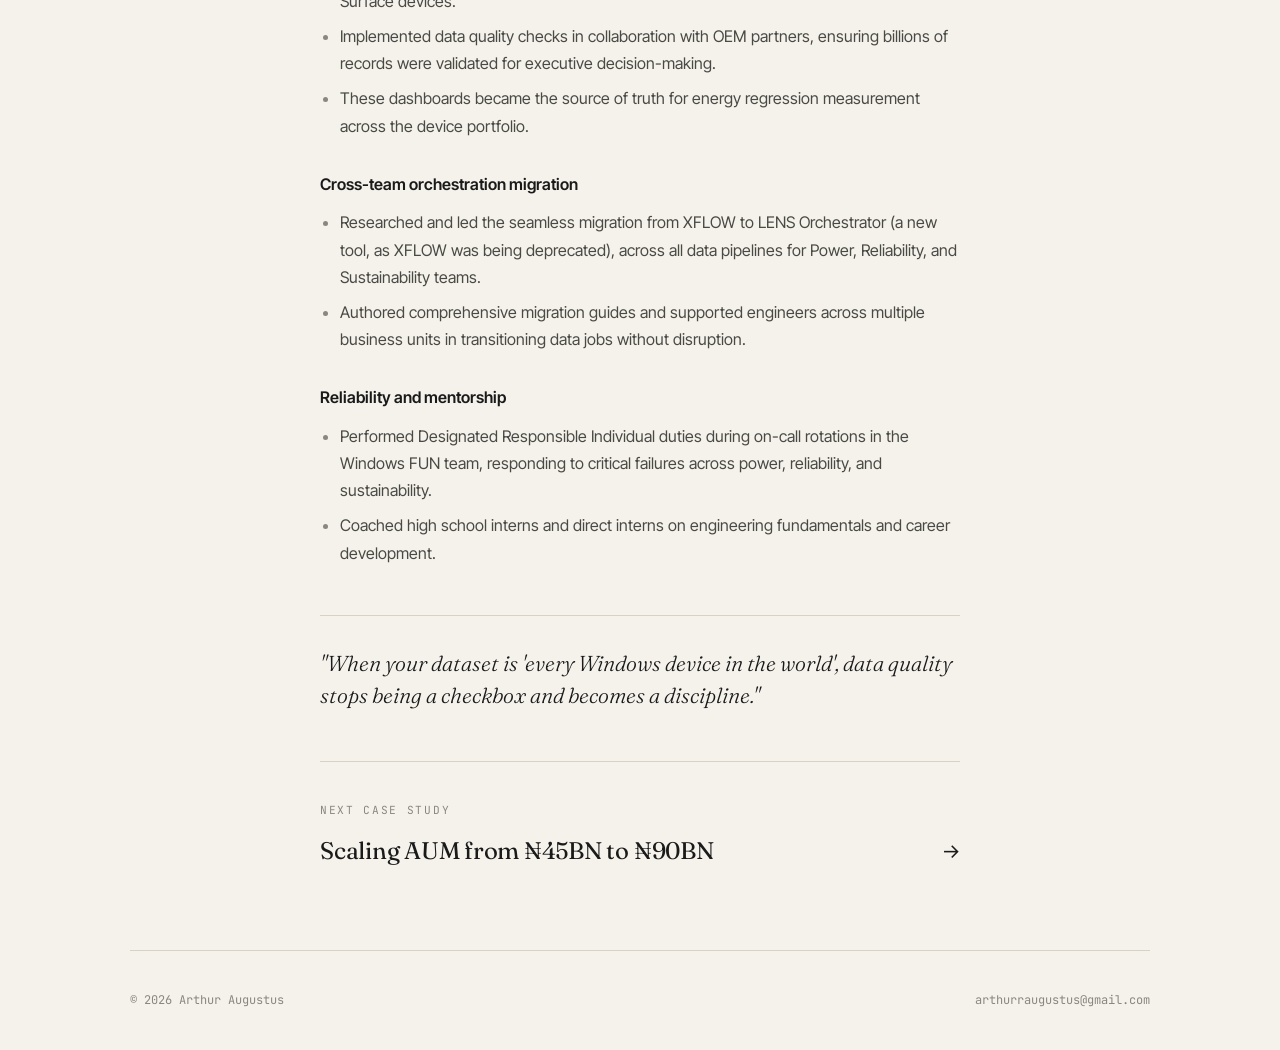
<file: case-studies/microsoft.html>
<!DOCTYPE html>
<html lang="en">
<head>
<meta charset="UTF-8" />
<meta name="viewport" content="width=device-width, initial-scale=1.0" />
<title>Microsoft — Arthur Augustus</title>
<meta name="description" content="Data pipelines and partner-level Power BI dashboards processing billions of telemetry records across 1B+ Windows devices, driving Microsoft's 2030 carbon neutrality commitment." />

<link rel="preconnect" href="https://fonts.googleapis.com">
<link rel="preconnect" href="https://fonts.gstatic.com" crossorigin>
<link href="https://fonts.googleapis.com/css2?family=Fraunces:opsz,wght@9..144,300;9..144,400;9..144,500;9..144,600&family=JetBrains+Mono:wght@400;500&family=Inter+Tight:wght@400;500;600&display=swap" rel="stylesheet">
<link rel="stylesheet" href="../styles.css">
</head>
<body>

<header id="header">
  <div class="container">
    <nav>
    <a href="../index.html" class="logo">Arthur Augustus</a>
    <ul class="nav-links">
      <li><a href="../index.html#work">Work</a></li>
      <li><a href="../index.html#about">About</a></li>
      <li><a href="../index.html#contact">Contact</a></li>
    </ul>
  </nav>
  </div>
</header>

<div class="container-narrow">

  <section class="case-hero">
    <a class="back-link" href="../index.html#work">All work</a>

    <div class="case-meta-row">
      <span>Company<strong>Microsoft</strong></span>
      <span>Role<strong>Senior Software Development Engineer (SDE II)</strong></span>
      <span>Period<strong>July 2022 — February 2025</strong></span>
      <span>Type<strong>Full-time · Data & Sustainability</strong></span>
    </div>

    <h1>Powering Windows sustainability at <em>billion-device scale</em></h1>
    <p class="case-lead">Data pipelines and partner-level Power BI dashboards processing billions of telemetry records across 1B+ Windows devices, driving Microsoft's 2030 carbon neutrality commitment.</p>

    <div class="case-tags">
      <span class="tag">Data Engineering</span>
      <span class="tag">PySpark</span>
      <span class="tag">Power BI</span>
      <span class="tag">KQL</span>
      <span class="tag">C#</span>
      <span class="tag">Azure</span>
      <span class="tag">Airflow</span>
    </div>
  </section>

  <section class="case-body">
    <div class="metrics">
      <div><div class="metric-value">1B+</div><div class="metric-label">Windows devices tracked</div></div>
      <div><div class="metric-value">200M+</div><div class="metric-label">Surface devices in scope</div></div>
      <div><div class="metric-value">2030</div><div class="metric-label">Carbon-neutral goal supported</div></div>
    </div>


    <h2>The team</h2>
      <p>Microsoft's Sustainability and Reporting Intelligence team sits behind one of the company's most public commitments: becoming carbon neutral by 2030. The work involves measuring energy regression across nearly every Windows and Surface device in the world, then turning that into something leadership can actually act on.</p>

      <h2>What I built</h2>

      <h3>Data pipelines at planetary scale</h3>
      <ul>
        <li>Developed optimized, complex data pipelines for the Sustainability and Reporting Intelligence team, aligned with Microsoft's 2030 carbon-neutrality goal.</li>
        <li>Built data pipelines for Windows battery / energy saver telemetry and the Win11 energy recommendation feature, tracking adoption and power consumption impact across the install base.</li>
        <li>Translated raw telemetry into actionable reports that directly improved sustainability metrics reported up to leadership.</li>
      </ul>

      <h3>Leadership dashboards for executives</h3>
      <ul>
        <li>Developed partner director / VP-level high-visibility Power BI dashboards processing billions of telemetry records across 1 billion Windows devices and over 200 million Surface devices.</li>
        <li>Implemented data quality checks in collaboration with OEM partners, ensuring billions of records were validated for executive decision-making.</li>
        <li>These dashboards became the source of truth for energy regression measurement across the device portfolio.</li>
      </ul>

      <h3>Cross-team orchestration migration</h3>
      <ul>
        <li>Researched and led the seamless migration from XFLOW to LENS Orchestrator (a new tool, as XFLOW was being deprecated), across all data pipelines for Power, Reliability, and Sustainability teams.</li>
        <li>Authored comprehensive migration guides and supported engineers across multiple business units in transitioning data jobs without disruption.</li>
      </ul>

      <h3>Reliability and mentorship</h3>
      <ul>
        <li>Performed Designated Responsible Individual duties during on-call rotations in the Windows FUN team, responding to critical failures across power, reliability, and sustainability.</li>
        <li>Coached high school interns and direct interns on engineering fundamentals and career development.</li>
      </ul>

    <div class="pull-quote">"When your dataset is 'every Windows device in the world', data quality stops being a checkbox and becomes a discipline."</div>
  </section>

  <section class="next-case">
    <div class="next-case-label">Next case study</div>
    <a href="i-invest.html">
      <h3>Scaling AUM from ₦45BN to ₦90BN</h3>
      <span class="next-case-arrow">→</span>
    </a>
  </section>

</div>

<div class="container">
  <footer>
    <span>© 2026 Arthur Augustus</span>
    <span><a href="../index.html#contact">arthurraugustus@gmail.com</a></span>
  </footer>
</div>

<script>
  const header = document.getElementById('header');
  window.addEventListener('scroll', () => {
    if (window.scrollY > 20) header.classList.add('scrolled');
    else header.classList.remove('scrolled');
  });
</script>

</body>
</html>
</file>
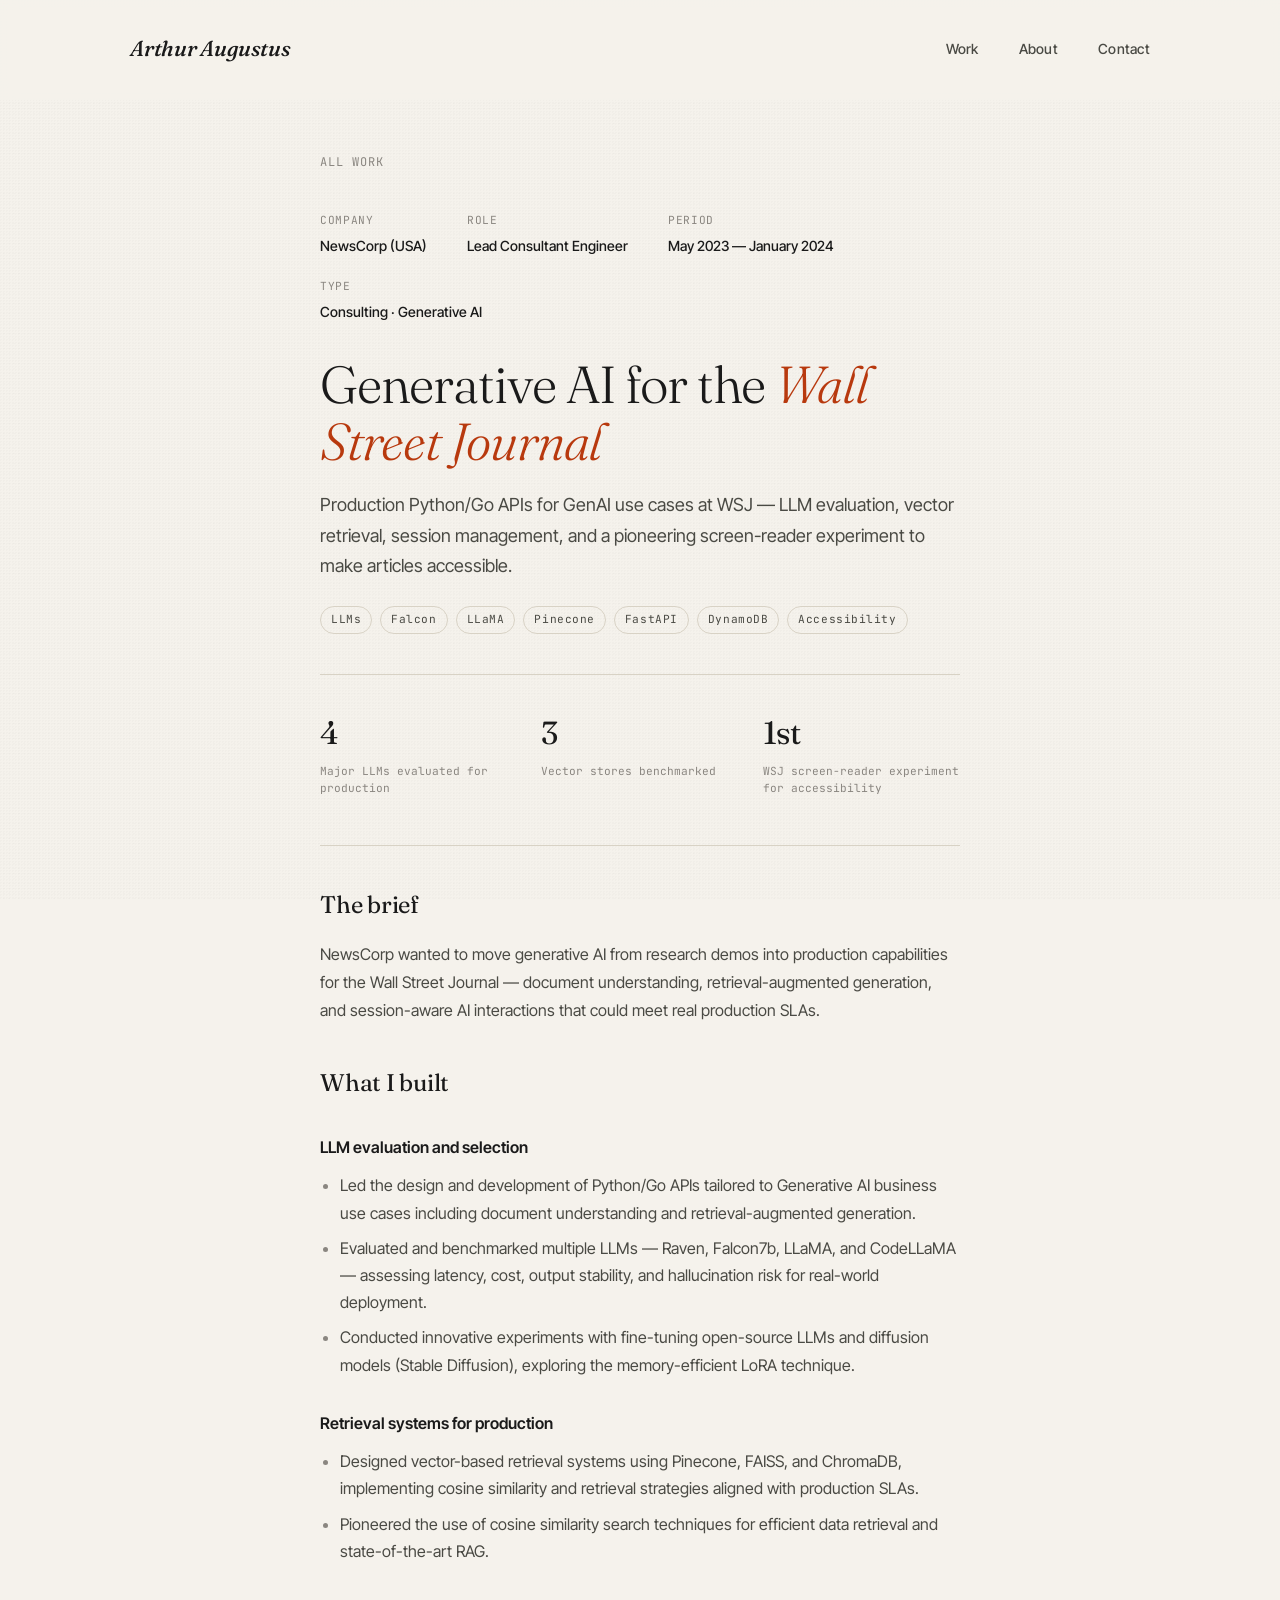
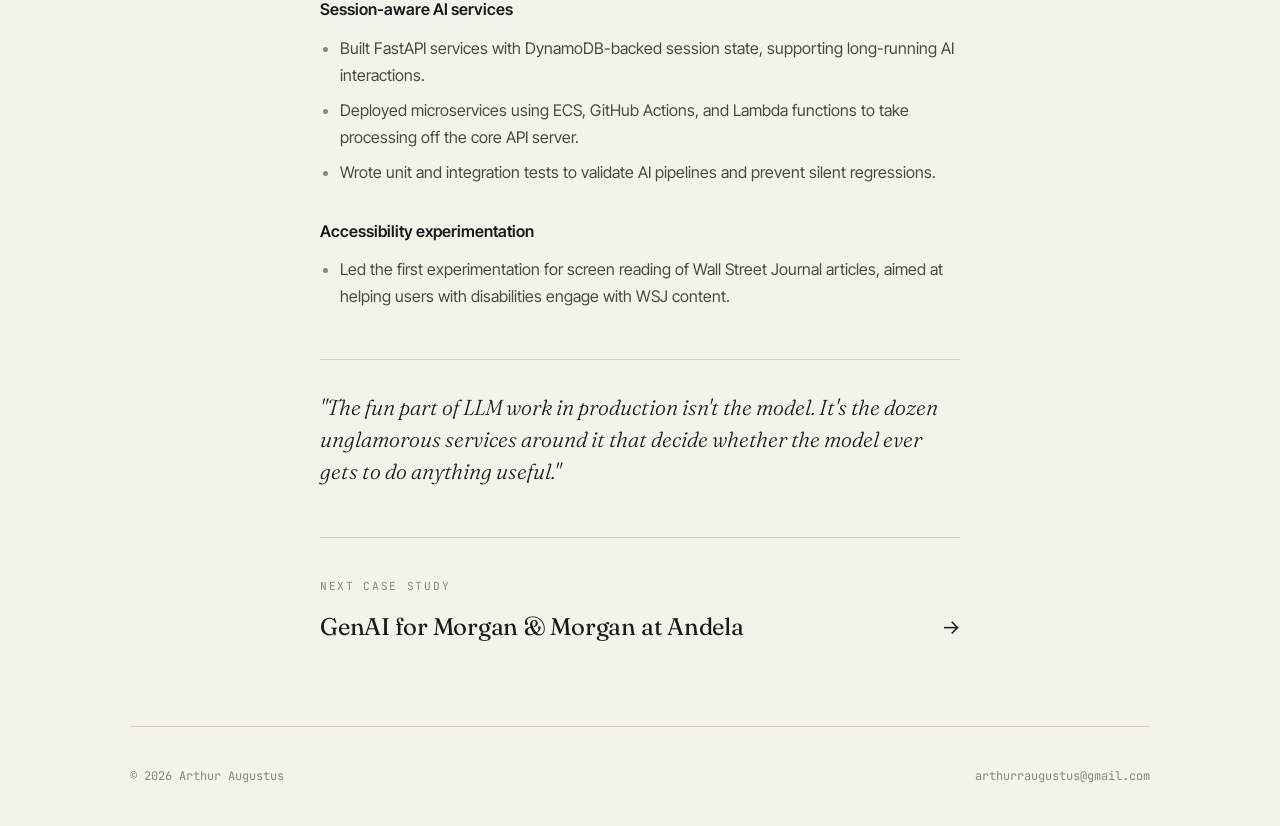
<file: case-studies/newscorp.html>
<!DOCTYPE html>
<html lang="en">
<head>
<meta charset="UTF-8" />
<meta name="viewport" content="width=device-width, initial-scale=1.0" />
<title>NewsCorp — Arthur Augustus</title>
<meta name="description" content="Production Python/Go APIs for GenAI use cases at WSJ — LLM evaluation, vector retrieval, session management, and a pioneering screen-reader experiment to make articles accessible." />

<link rel="preconnect" href="https://fonts.googleapis.com">
<link rel="preconnect" href="https://fonts.gstatic.com" crossorigin>
<link href="https://fonts.googleapis.com/css2?family=Fraunces:opsz,wght@9..144,300;9..144,400;9..144,500;9..144,600&family=JetBrains+Mono:wght@400;500&family=Inter+Tight:wght@400;500;600&display=swap" rel="stylesheet">
<link rel="stylesheet" href="../styles.css">
</head>
<body>

<header id="header">
  <div class="container">
    <nav>
    <a href="../index.html" class="logo">Arthur Augustus</a>
    <ul class="nav-links">
      <li><a href="../index.html#work">Work</a></li>
      <li><a href="../index.html#about">About</a></li>
      <li><a href="../index.html#contact">Contact</a></li>
    </ul>
  </nav>
  </div>
</header>

<div class="container-narrow">

  <section class="case-hero">
    <a class="back-link" href="../index.html#work">All work</a>

    <div class="case-meta-row">
      <span>Company<strong>NewsCorp (USA)</strong></span>
      <span>Role<strong>Lead Consultant Engineer</strong></span>
      <span>Period<strong>May 2023 — January 2024</strong></span>
      <span>Type<strong>Consulting · Generative AI</strong></span>
    </div>

    <h1>Generative AI for the <em>Wall Street Journal</em></h1>
    <p class="case-lead">Production Python/Go APIs for GenAI use cases at WSJ — LLM evaluation, vector retrieval, session management, and a pioneering screen-reader experiment to make articles accessible.</p>

    <div class="case-tags">
      <span class="tag">LLMs</span>
      <span class="tag">Falcon</span>
      <span class="tag">LLaMA</span>
      <span class="tag">Pinecone</span>
      <span class="tag">FastAPI</span>
      <span class="tag">DynamoDB</span>
      <span class="tag">Accessibility</span>
    </div>
  </section>

  <section class="case-body">
    <div class="metrics">
      <div><div class="metric-value">4</div><div class="metric-label">Major LLMs evaluated for production</div></div>
      <div><div class="metric-value">3</div><div class="metric-label">Vector stores benchmarked</div></div>
      <div><div class="metric-value">1st</div><div class="metric-label">WSJ screen-reader experiment for accessibility</div></div>
    </div>


    <h2>The brief</h2>
      <p>NewsCorp wanted to move generative AI from research demos into production capabilities for the Wall Street Journal — document understanding, retrieval-augmented generation, and session-aware AI interactions that could meet real production SLAs.</p>

      <h2>What I built</h2>

      <h3>LLM evaluation and selection</h3>
      <ul>
        <li>Led the design and development of Python/Go APIs tailored to Generative AI business use cases including document understanding and retrieval-augmented generation.</li>
        <li>Evaluated and benchmarked multiple LLMs — Raven, Falcon7b, LLaMA, and CodeLLaMA — assessing latency, cost, output stability, and hallucination risk for real-world deployment.</li>
        <li>Conducted innovative experiments with fine-tuning open-source LLMs and diffusion models (Stable Diffusion), exploring the memory-efficient LoRA technique.</li>
      </ul>

      <h3>Retrieval systems for production</h3>
      <ul>
        <li>Designed vector-based retrieval systems using Pinecone, FAISS, and ChromaDB, implementing cosine similarity and retrieval strategies aligned with production SLAs.</li>
        <li>Pioneered the use of cosine similarity search techniques for efficient data retrieval and state-of-the-art RAG.</li>
      </ul>

      <h3>Session-aware AI services</h3>
      <ul>
        <li>Built FastAPI services with DynamoDB-backed session state, supporting long-running AI interactions.</li>
        <li>Deployed microservices using ECS, GitHub Actions, and Lambda functions to take processing off the core API server.</li>
        <li>Wrote unit and integration tests to validate AI pipelines and prevent silent regressions.</li>
      </ul>

      <h3>Accessibility experimentation</h3>
      <ul>
        <li>Led the first experimentation for screen reading of Wall Street Journal articles, aimed at helping users with disabilities engage with WSJ content.</li>
      </ul>

    <div class="pull-quote">"The fun part of LLM work in production isn't the model. It's the dozen unglamorous services around it that decide whether the model ever gets to do anything useful."</div>
  </section>

  <section class="next-case">
    <div class="next-case-label">Next case study</div>
    <a href="andela.html">
      <h3>GenAI for Morgan &amp; Morgan at Andela</h3>
      <span class="next-case-arrow">→</span>
    </a>
  </section>

</div>

<div class="container">
  <footer>
    <span>© 2026 Arthur Augustus</span>
    <span><a href="../index.html#contact">arthurraugustus@gmail.com</a></span>
  </footer>
</div>

<script>
  const header = document.getElementById('header');
  window.addEventListener('scroll', () => {
    if (window.scrollY > 20) header.classList.add('scrolled');
    else header.classList.remove('scrolled');
  });
</script>

</body>
</html>
</file>
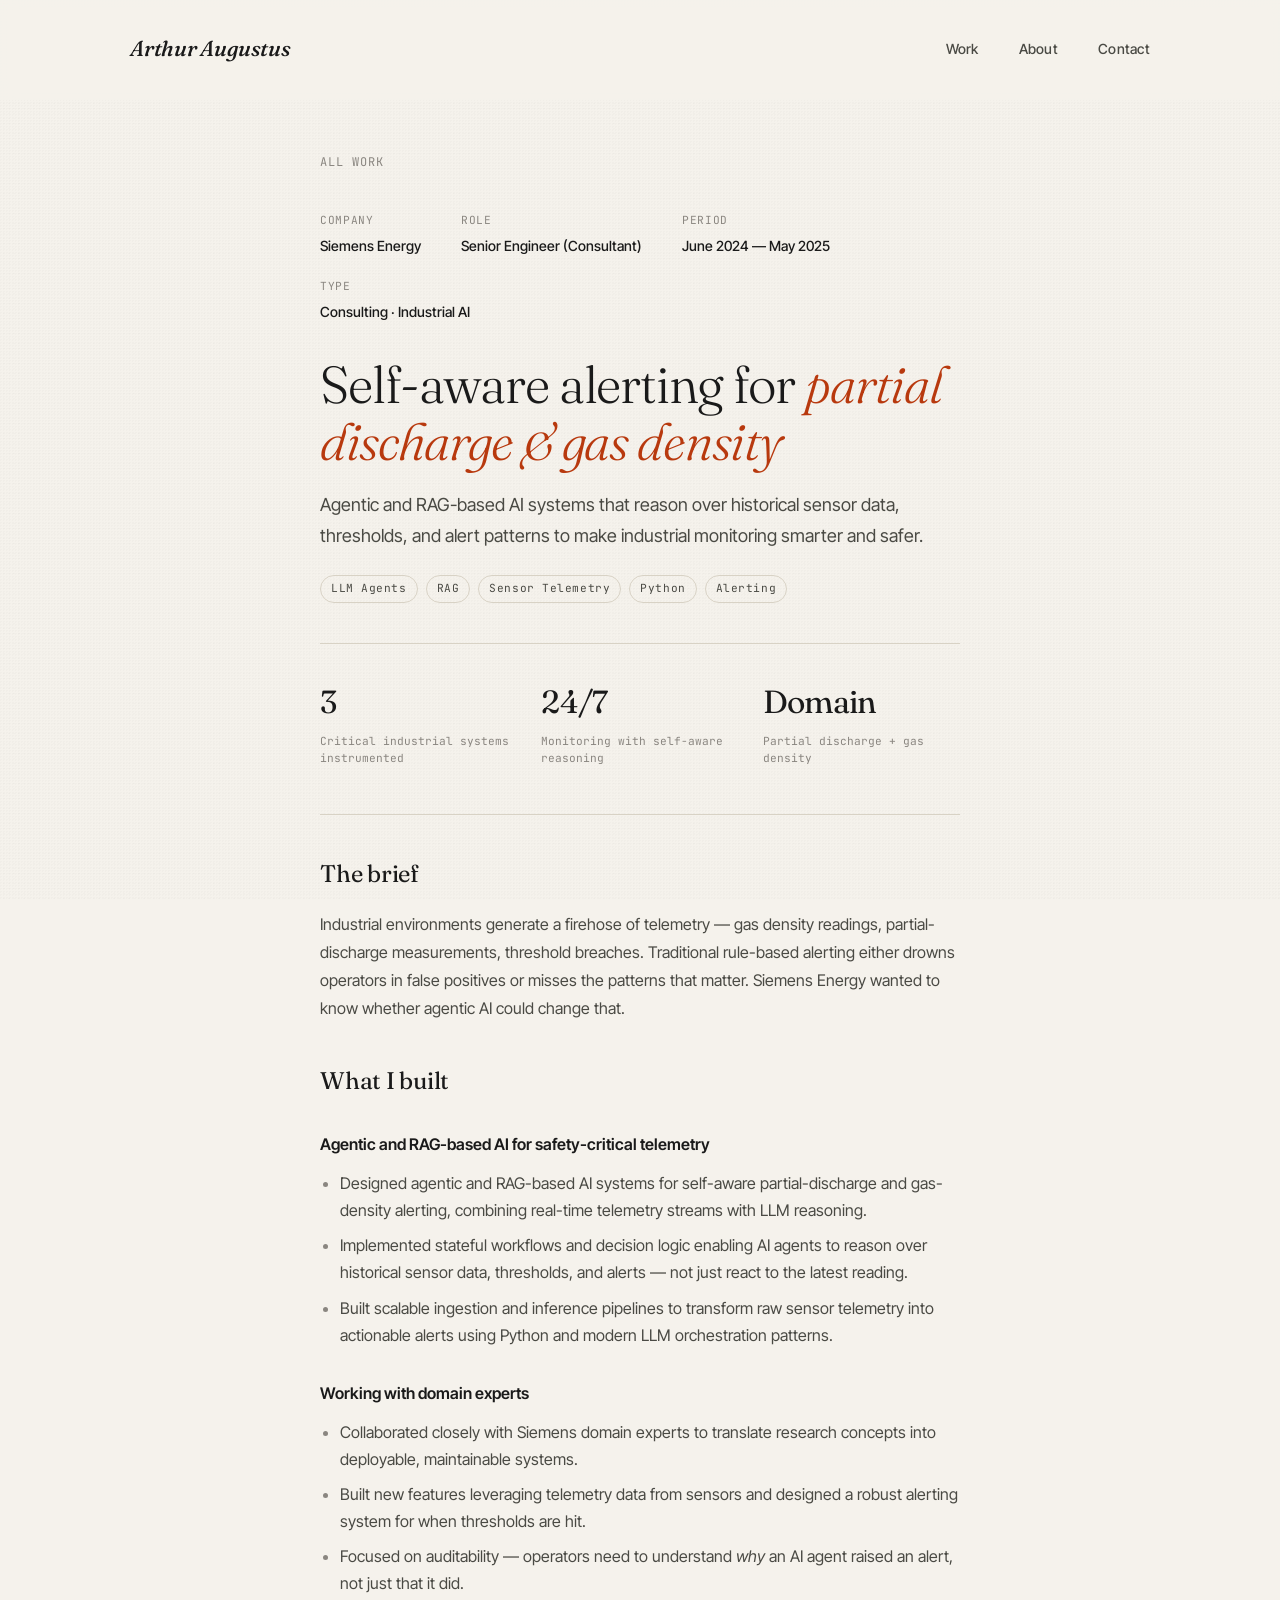
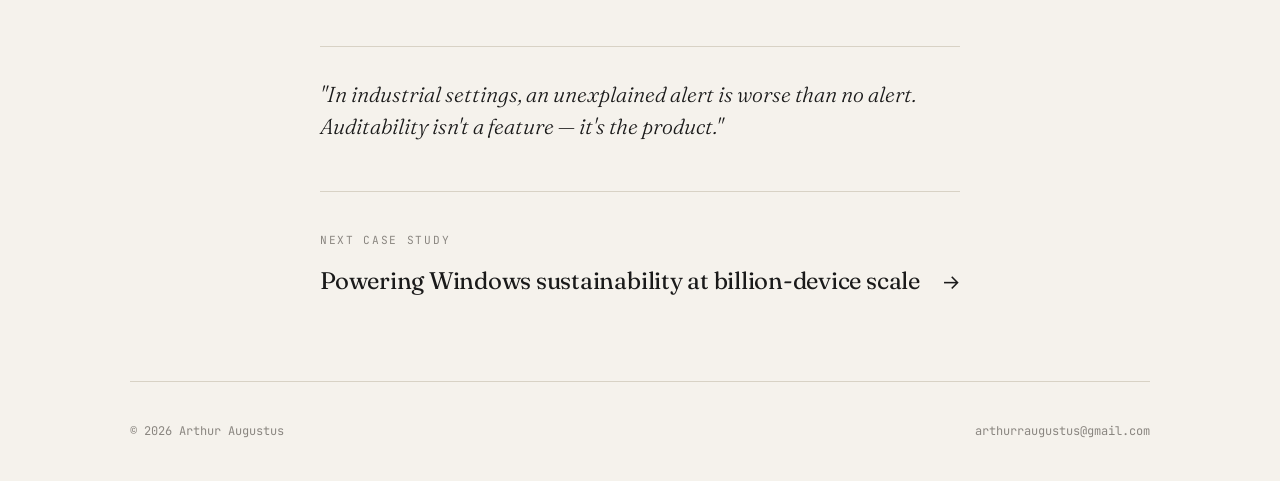
<file: case-studies/siemens-energy.html>
<!DOCTYPE html>
<html lang="en">
<head>
<meta charset="UTF-8" />
<meta name="viewport" content="width=device-width, initial-scale=1.0" />
<title>Siemens Energy — Arthur Augustus</title>
<meta name="description" content="Agentic and RAG-based AI systems that reason over historical sensor data, thresholds, and alert patterns to make industrial monitoring smarter and safer." />

<link rel="preconnect" href="https://fonts.googleapis.com">
<link rel="preconnect" href="https://fonts.gstatic.com" crossorigin>
<link href="https://fonts.googleapis.com/css2?family=Fraunces:opsz,wght@9..144,300;9..144,400;9..144,500;9..144,600&family=JetBrains+Mono:wght@400;500&family=Inter+Tight:wght@400;500;600&display=swap" rel="stylesheet">
<link rel="stylesheet" href="../styles.css">
</head>
<body>

<header id="header">
  <div class="container">
    <nav>
    <a href="../index.html" class="logo">Arthur Augustus</a>
    <ul class="nav-links">
      <li><a href="../index.html#work">Work</a></li>
      <li><a href="../index.html#about">About</a></li>
      <li><a href="../index.html#contact">Contact</a></li>
    </ul>
  </nav>
  </div>
</header>

<div class="container-narrow">

  <section class="case-hero">
    <a class="back-link" href="../index.html#work">All work</a>

    <div class="case-meta-row">
      <span>Company<strong>Siemens Energy</strong></span>
      <span>Role<strong>Senior Engineer (Consultant)</strong></span>
      <span>Period<strong>June 2024 — May 2025</strong></span>
      <span>Type<strong>Consulting · Industrial AI</strong></span>
    </div>

    <h1>Self-aware alerting for <em>partial discharge & gas density</em></h1>
    <p class="case-lead">Agentic and RAG-based AI systems that reason over historical sensor data, thresholds, and alert patterns to make industrial monitoring smarter and safer.</p>

    <div class="case-tags">
      <span class="tag">LLM Agents</span>
      <span class="tag">RAG</span>
      <span class="tag">Sensor Telemetry</span>
      <span class="tag">Python</span>
      <span class="tag">Alerting</span>
    </div>
  </section>

  <section class="case-body">
    <div class="metrics">
      <div><div class="metric-value">3</div><div class="metric-label">Critical industrial systems instrumented</div></div>
      <div><div class="metric-value">24/7</div><div class="metric-label">Monitoring with self-aware reasoning</div></div>
      <div><div class="metric-value">Domain</div><div class="metric-label">Partial discharge + gas density</div></div>
    </div>


    <h2>The brief</h2>
      <p>Industrial environments generate a firehose of telemetry — gas density readings, partial-discharge measurements, threshold breaches. Traditional rule-based alerting either drowns operators in false positives or misses the patterns that matter. Siemens Energy wanted to know whether agentic AI could change that.</p>

      <h2>What I built</h2>

      <h3>Agentic and RAG-based AI for safety-critical telemetry</h3>
      <ul>
        <li>Designed agentic and RAG-based AI systems for self-aware partial-discharge and gas-density alerting, combining real-time telemetry streams with LLM reasoning.</li>
        <li>Implemented stateful workflows and decision logic enabling AI agents to reason over historical sensor data, thresholds, and alerts — not just react to the latest reading.</li>
        <li>Built scalable ingestion and inference pipelines to transform raw sensor telemetry into actionable alerts using Python and modern LLM orchestration patterns.</li>
      </ul>

      <h3>Working with domain experts</h3>
      <ul>
        <li>Collaborated closely with Siemens domain experts to translate research concepts into deployable, maintainable systems.</li>
        <li>Built new features leveraging telemetry data from sensors and designed a robust alerting system for when thresholds are hit.</li>
        <li>Focused on auditability — operators need to understand <em>why</em> an AI agent raised an alert, not just that it did.</li>
      </ul>

    <div class="pull-quote">"In industrial settings, an unexplained alert is worse than no alert. Auditability isn't a feature — it's the product."</div>
  </section>

  <section class="next-case">
    <div class="next-case-label">Next case study</div>
    <a href="microsoft.html">
      <h3>Powering Windows sustainability at billion-device scale</h3>
      <span class="next-case-arrow">→</span>
    </a>
  </section>

</div>

<div class="container">
  <footer>
    <span>© 2026 Arthur Augustus</span>
    <span><a href="../index.html#contact">arthurraugustus@gmail.com</a></span>
  </footer>
</div>

<script>
  const header = document.getElementById('header');
  window.addEventListener('scroll', () => {
    if (window.scrollY > 20) header.classList.add('scrolled');
    else header.classList.remove('scrolled');
  });
</script>

</body>
</html>
</file>
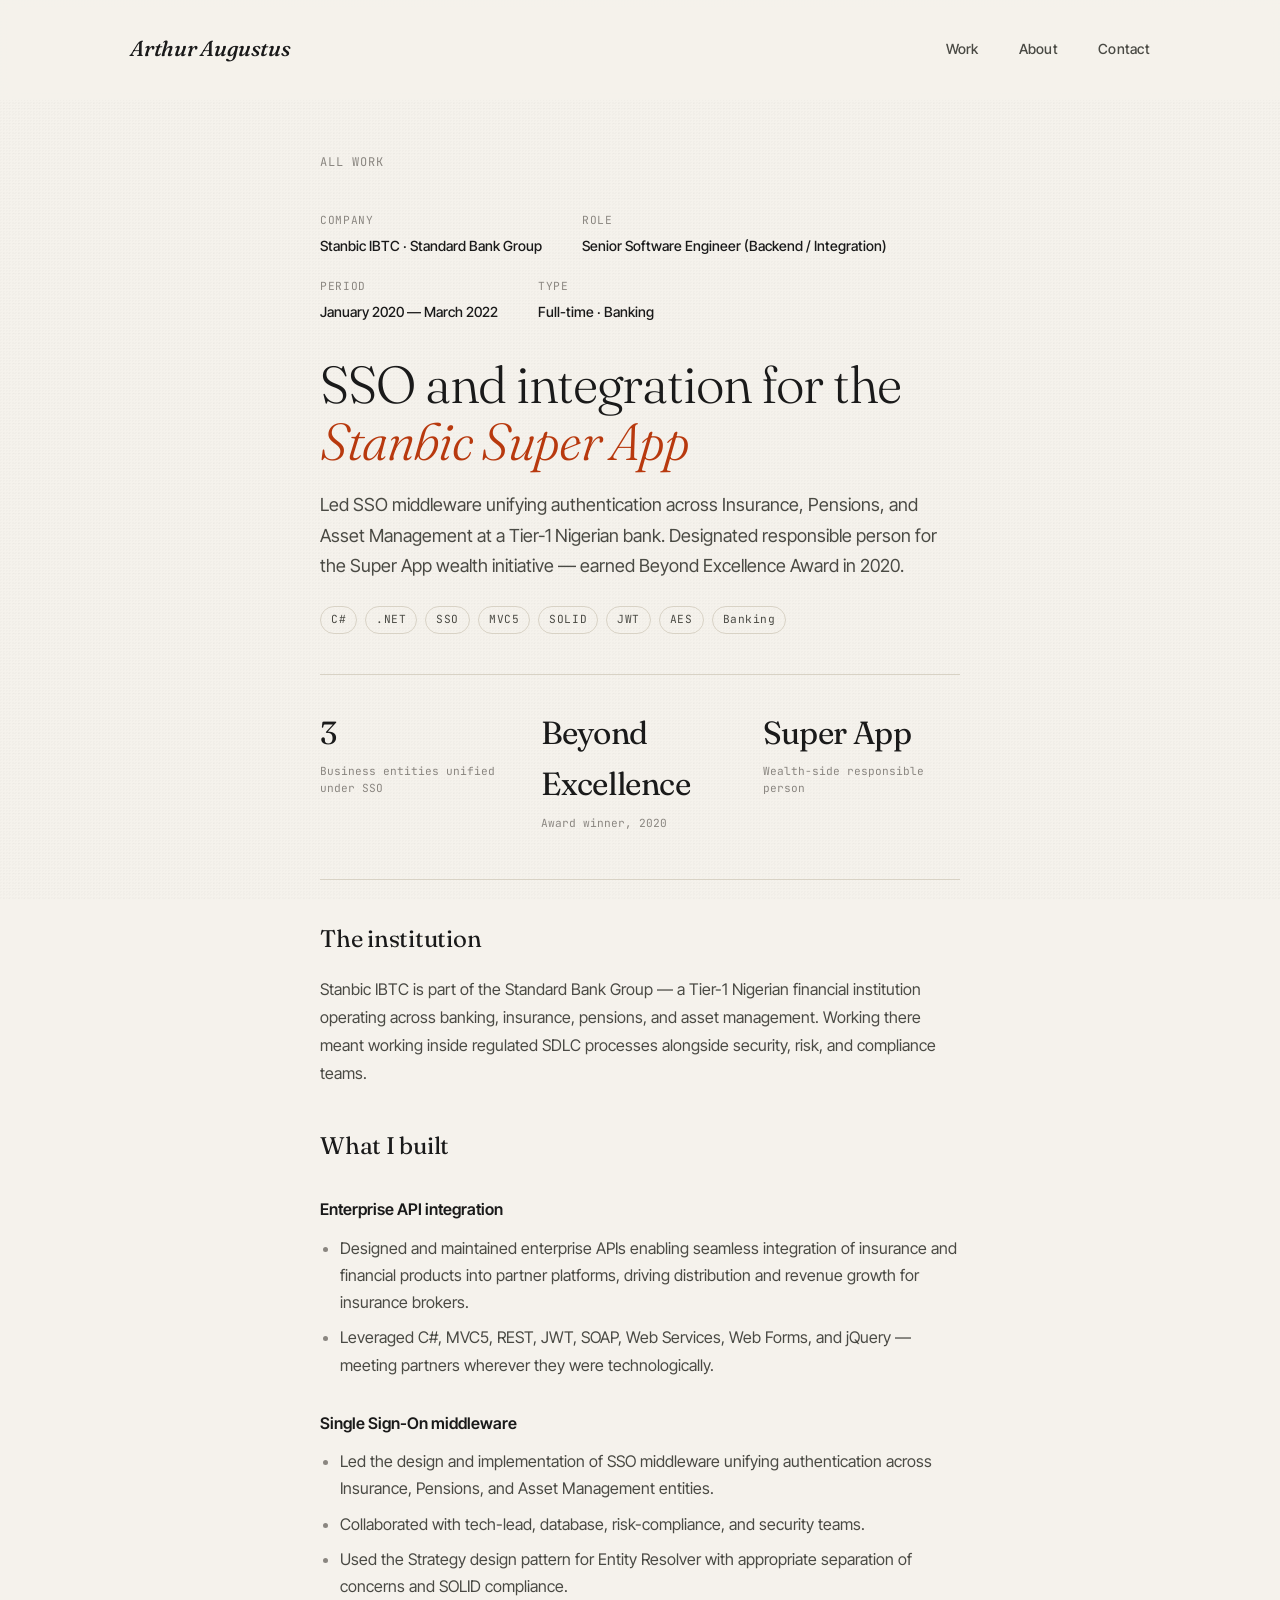
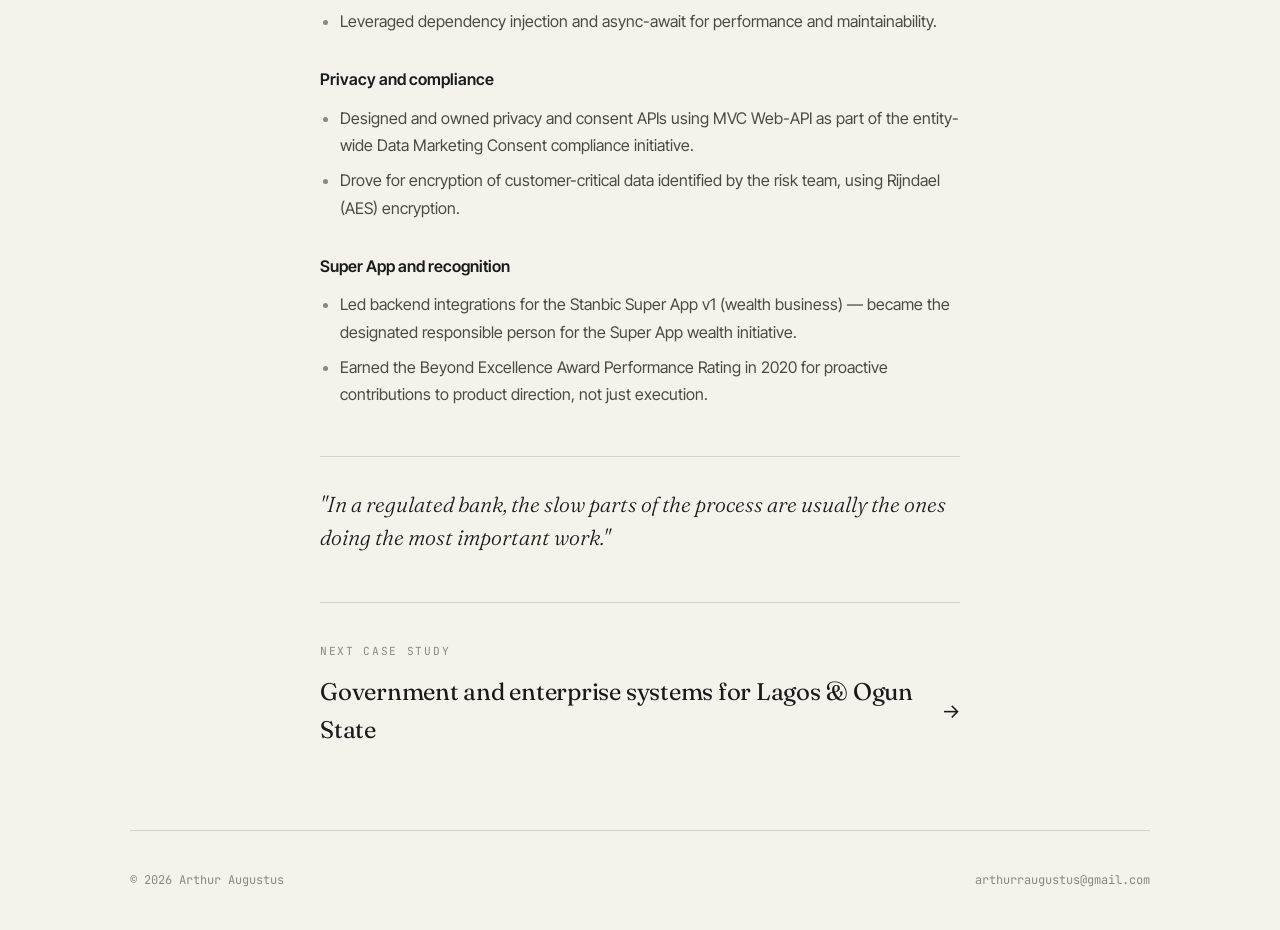
<file: case-studies/stanbic-ibtc.html>
<!DOCTYPE html>
<html lang="en">
<head>
<meta charset="UTF-8" />
<meta name="viewport" content="width=device-width, initial-scale=1.0" />
<title>Stanbic IBTC — Arthur Augustus</title>
<meta name="description" content="Led SSO middleware unifying authentication across Insurance, Pensions, and Asset Management at a Tier-1 Nigerian bank. Designated responsible person for the Super App wealth initiative — earned Beyond Excellence Award in 2020." />

<link rel="preconnect" href="https://fonts.googleapis.com">
<link rel="preconnect" href="https://fonts.gstatic.com" crossorigin>
<link href="https://fonts.googleapis.com/css2?family=Fraunces:opsz,wght@9..144,300;9..144,400;9..144,500;9..144,600&family=JetBrains+Mono:wght@400;500&family=Inter+Tight:wght@400;500;600&display=swap" rel="stylesheet">
<link rel="stylesheet" href="../styles.css">
</head>
<body>

<header id="header">
  <div class="container">
    <nav>
    <a href="../index.html" class="logo">Arthur Augustus</a>
    <ul class="nav-links">
      <li><a href="../index.html#work">Work</a></li>
      <li><a href="../index.html#about">About</a></li>
      <li><a href="../index.html#contact">Contact</a></li>
    </ul>
  </nav>
  </div>
</header>

<div class="container-narrow">

  <section class="case-hero">
    <a class="back-link" href="../index.html#work">All work</a>

    <div class="case-meta-row">
      <span>Company<strong>Stanbic IBTC · Standard Bank Group</strong></span>
      <span>Role<strong>Senior Software Engineer (Backend / Integration)</strong></span>
      <span>Period<strong>January 2020 — March 2022</strong></span>
      <span>Type<strong>Full-time · Banking</strong></span>
    </div>

    <h1>SSO and integration for the <em>Stanbic Super App</em></h1>
    <p class="case-lead">Led SSO middleware unifying authentication across Insurance, Pensions, and Asset Management at a Tier-1 Nigerian bank. Designated responsible person for the Super App wealth initiative — earned Beyond Excellence Award in 2020.</p>

    <div class="case-tags">
      <span class="tag">C#</span>
      <span class="tag">.NET</span>
      <span class="tag">SSO</span>
      <span class="tag">MVC5</span>
      <span class="tag">SOLID</span>
      <span class="tag">JWT</span>
      <span class="tag">AES</span>
      <span class="tag">Banking</span>
    </div>
  </section>

  <section class="case-body">
    <div class="metrics">
      <div><div class="metric-value">3</div><div class="metric-label">Business entities unified under SSO</div></div>
      <div><div class="metric-value">Beyond Excellence</div><div class="metric-label">Award winner, 2020</div></div>
      <div><div class="metric-value">Super App</div><div class="metric-label">Wealth-side responsible person</div></div>
    </div>


    <h2>The institution</h2>
      <p>Stanbic IBTC is part of the Standard Bank Group — a Tier-1 Nigerian financial institution operating across banking, insurance, pensions, and asset management. Working there meant working inside regulated SDLC processes alongside security, risk, and compliance teams.</p>

      <h2>What I built</h2>

      <h3>Enterprise API integration</h3>
      <ul>
        <li>Designed and maintained enterprise APIs enabling seamless integration of insurance and financial products into partner platforms, driving distribution and revenue growth for insurance brokers.</li>
        <li>Leveraged C#, MVC5, REST, JWT, SOAP, Web Services, Web Forms, and jQuery — meeting partners wherever they were technologically.</li>
      </ul>

      <h3>Single Sign-On middleware</h3>
      <ul>
        <li>Led the design and implementation of SSO middleware unifying authentication across Insurance, Pensions, and Asset Management entities.</li>
        <li>Collaborated with tech-lead, database, risk-compliance, and security teams.</li>
        <li>Used the Strategy design pattern for Entity Resolver with appropriate separation of concerns and SOLID compliance.</li>
        <li>Leveraged dependency injection and async-await for performance and maintainability.</li>
      </ul>

      <h3>Privacy and compliance</h3>
      <ul>
        <li>Designed and owned privacy and consent APIs using MVC Web-API as part of the entity-wide Data Marketing Consent compliance initiative.</li>
        <li>Drove for encryption of customer-critical data identified by the risk team, using Rijndael (AES) encryption.</li>
      </ul>

      <h3>Super App and recognition</h3>
      <ul>
        <li>Led backend integrations for the Stanbic Super App v1 (wealth business) — became the designated responsible person for the Super App wealth initiative.</li>
        <li>Earned the Beyond Excellence Award Performance Rating in 2020 for proactive contributions to product direction, not just execution.</li>
      </ul>

    <div class="pull-quote">"In a regulated bank, the slow parts of the process are usually the ones doing the most important work."</div>
  </section>

  <section class="next-case">
    <div class="next-case-label">Next case study</div>
    <a href="iq-systems.html">
      <h3>Government and enterprise systems for Lagos & Ogun State</h3>
      <span class="next-case-arrow">→</span>
    </a>
  </section>

</div>

<div class="container">
  <footer>
    <span>© 2026 Arthur Augustus</span>
    <span><a href="../index.html#contact">arthurraugustus@gmail.com</a></span>
  </footer>
</div>

<script>
  const header = document.getElementById('header');
  window.addEventListener('scroll', () => {
    if (window.scrollY > 20) header.classList.add('scrolled');
    else header.classList.remove('scrolled');
  });
</script>

</body>
</html>
</file>
<file: styles.css>
:root {
  --bg: #f5f2ec;
  --bg-alt: #ece7dd;
  --ink: #1a1a1a;
  --ink-soft: #4a4a44;
  --ink-mute: #8a8680;
  --rule: #d8d2c5;
  --accent: #b8390e;
  --serif: 'Fraunces', Georgia, serif;
  --sans: 'Inter Tight', system-ui, sans-serif;
  --mono: 'JetBrains Mono', ui-monospace, monospace;
}

* { box-sizing: border-box; margin: 0; padding: 0; }

html { scroll-behavior: smooth; }

body {
  background: var(--bg);
  color: var(--ink);
  font-family: var(--sans);
  font-size: 16px;
  line-height: 1.6;
  -webkit-font-smoothing: antialiased;
  overflow-x: hidden;
}

body::before {
  content: '';
  position: fixed;
  inset: 0;
  background-image:
    radial-gradient(circle at 20% 30%, rgba(0, 0, 0, 0.015) 1px, transparent 1px),
    radial-gradient(circle at 80% 70%, rgba(0, 0, 0, 0.015) 1px, transparent 1px);
  background-size: 3px 3px, 5px 5px;
  pointer-events: none;
  z-index: 1;
}

.container {
  max-width: 1100px;
  margin: 0 auto;
  padding: 0 2.5rem;
  position: relative;
  z-index: 2;
}

.container-narrow {
  max-width: 720px;
  margin: 0 auto;
  padding: 0 2.5rem;
  position: relative;
  z-index: 2;
}

/* ---------- Header ---------- */
header {
  padding: 2rem 0;
  position: sticky;
  top: 0;
  background: rgba(245, 242, 236, 0.85);
  backdrop-filter: blur(8px);
  -webkit-backdrop-filter: blur(8px);
  z-index: 100;
  border-bottom: 1px solid transparent;
  transition: border-color 0.3s ease;
}

header.scrolled { border-bottom-color: var(--rule); }

nav {
  display: flex;
  justify-content: space-between;
  align-items: center;
}

.logo,
a.logo {
  font-family: var(--serif);
  font-weight: 500;
  font-style: italic;
  font-size: 1.35rem;
  letter-spacing: -0.01em;
  color: inherit;
  text-decoration: none;
}

.nav-links {
  display: flex;
  gap: 2.5rem;
  list-style: none;
}

.nav-links a {
  color: var(--ink-soft);
  text-decoration: none;
  font-size: 0.875rem;
  font-weight: 500;
  letter-spacing: 0.02em;
  position: relative;
  transition: color 0.2s ease;
}

.nav-links a::after {
  content: '';
  position: absolute;
  bottom: -4px;
  left: 0;
  width: 0;
  height: 1px;
  background: var(--accent);
  transition: width 0.3s ease;
}

.nav-links a:hover { color: var(--ink); }
.nav-links a:hover::after { width: 100%; }

/* ---------- Home hero ---------- */
.hero {
  padding: 8rem 0 6rem;
  position: relative;
}

.hero-meta {
  font-family: var(--mono);
  font-size: 0.75rem;
  letter-spacing: 0.15em;
  text-transform: uppercase;
  color: var(--ink-mute);
  margin-bottom: 2rem;
  display: flex;
  align-items: center;
  gap: 1rem;
  opacity: 0;
  animation: fadeUp 0.8s ease 0.1s forwards;
}

.hero-meta::before {
  content: '';
  width: 32px;
  height: 1px;
  background: var(--ink-mute);
}

.hero h1 {
  font-family: var(--serif);
  font-weight: 300;
  font-size: clamp(2.5rem, 7vw, 5.5rem);
  line-height: 1.05;
  letter-spacing: -0.025em;
  margin-bottom: 2rem;
  max-width: 900px;
  opacity: 0;
  animation: fadeUp 0.8s ease 0.25s forwards;
}

.hero h1 em {
  font-style: italic;
  font-weight: 400;
  color: var(--accent);
}

.hero-sub {
  font-size: 1.125rem;
  color: var(--ink-soft);
  max-width: 580px;
  line-height: 1.7;
  opacity: 0;
  animation: fadeUp 0.8s ease 0.4s forwards;
}

@keyframes fadeUp {
  from { opacity: 0; transform: translateY(20px); }
  to { opacity: 1; transform: translateY(0); }
}

/* ---------- Sections (home) ---------- */
section { padding: 6rem 0; }

.section-label {
  font-family: var(--mono);
  font-size: 0.75rem;
  letter-spacing: 0.15em;
  text-transform: uppercase;
  color: var(--ink-mute);
  margin-bottom: 3rem;
  display: flex;
  align-items: center;
  gap: 1rem;
}

.section-label::before {
  content: '';
  width: 32px;
  height: 1px;
  background: var(--ink-mute);
}

/* ---------- Projects (home) ---------- */
.project {
  padding: 3rem 0;
  border-top: 1px solid var(--rule);
  display: grid;
  grid-template-columns: 1fr 2fr;
  gap: 3rem;
  transition: padding 0.3s ease;
}

.project:last-child { border-bottom: 1px solid var(--rule); }
.project:hover { padding-left: 1rem; }

.project-meta {
  display: flex;
  flex-direction: column;
  gap: 0.5rem;
}

.project-thumb {
  display: block;
  width: 100%;
  max-width: 220px;
  margin-bottom: 0.75rem;
  background: var(--bg-alt);
  border: 1px solid var(--rule);
  border-radius: 4px;
  overflow: hidden;
  transition: border-color 0.3s ease;
}

.project-thumb img {
  display: block;
  width: 100%;
  height: auto;
}

.project:hover .project-thumb {
  border-color: var(--accent);
}

.project-year {
  font-family: var(--mono);
  font-size: 0.8125rem;
  color: var(--ink-mute);
}

.project-team {
  font-family: var(--serif);
  font-style: italic;
  font-size: 1rem;
  color: var(--ink-soft);
}

.project-content h3 {
  font-family: var(--serif);
  font-weight: 400;
  font-size: 1.875rem;
  line-height: 1.2;
  letter-spacing: -0.015em;
  margin-bottom: 1rem;
}

.project-content p {
  color: var(--ink-soft);
  margin-bottom: 1.25rem;
  max-width: 560px;
}

.project-tags {
  display: flex;
  flex-wrap: wrap;
  gap: 0.5rem;
  margin-bottom: 1rem;
}

.tag {
  font-family: var(--mono);
  font-size: 0.7rem;
  letter-spacing: 0.05em;
  color: var(--ink-soft);
  padding: 0.25rem 0.625rem;
  border: 1px solid var(--rule);
  border-radius: 999px;
}

.project-link {
  font-size: 0.875rem;
  color: var(--ink);
  text-decoration: none;
  font-weight: 500;
  display: inline-flex;
  align-items: center;
  gap: 0.5rem;
  transition: gap 0.3s ease, color 0.2s ease;
}

.project-link::after {
  content: '→';
  transition: transform 0.3s ease;
}

.project-link:hover {
  gap: 0.875rem;
  color: var(--accent);
}

/* ---------- About ---------- */
.about-grid {
  display: grid;
  grid-template-columns: 1fr 2fr;
  gap: 3rem;
  align-items: start;
}

.about-text p {
  font-family: var(--serif);
  font-weight: 300;
  font-size: 1.5rem;
  line-height: 1.5;
  letter-spacing: -0.01em;
  color: var(--ink);
  margin-bottom: 1.5rem;
  max-width: 700px;
}

.about-text p:last-child { margin-bottom: 0; }

.about-text em {
  font-style: italic;
  color: var(--accent);
}

.about-side {
  font-family: var(--mono);
  font-size: 0.8125rem;
  color: var(--ink-soft);
  line-height: 1.8;
}

.about-side strong {
  display: block;
  color: var(--ink-mute);
  text-transform: uppercase;
  letter-spacing: 0.1em;
  font-size: 0.7rem;
  margin-bottom: 0.5rem;
  margin-top: 1.5rem;
  font-weight: 500;
}

.about-side strong:first-child { margin-top: 0; }

/* ---------- Contact ---------- */
.contact {
  background: var(--bg-alt);
  margin: 0 -100vw;
  padding-left: 100vw;
  padding-right: 100vw;
}

.contact-inner {
  max-width: 1100px;
  margin: 0 auto;
  padding: 0 2.5rem;
}

.contact h2 {
  font-family: var(--serif);
  font-weight: 300;
  font-size: clamp(2rem, 5vw, 3.5rem);
  line-height: 1.1;
  letter-spacing: -0.02em;
  margin-bottom: 2rem;
  max-width: 720px;
}

.contact h2 em {
  font-style: italic;
  color: var(--accent);
}

.contact-intro {
  color: var(--ink-soft);
  max-width: 560px;
}

.contact-links {
  display: grid;
  grid-template-columns: repeat(auto-fit, minmax(220px, 1fr));
  gap: 2rem;
  margin-top: 3rem;
  border-top: 1px solid var(--rule);
  padding-top: 2rem;
}

.contact-item strong {
  display: block;
  font-family: var(--mono);
  font-size: 0.7rem;
  letter-spacing: 0.15em;
  text-transform: uppercase;
  color: var(--ink-mute);
  margin-bottom: 0.5rem;
  font-weight: 500;
}

.contact-item a {
  color: var(--ink);
  text-decoration: none;
  font-family: var(--serif);
  font-size: 1.25rem;
  font-style: italic;
  border-bottom: 1px solid transparent;
  transition: border-color 0.2s ease;
}

.contact-item a:hover { border-bottom-color: var(--accent); }

/* ---------- Case study pages ---------- */
.case-hero {
  padding: 3rem 0 2.5rem;
}

.back-link {
  display: inline-block;
  font-family: var(--mono);
  font-size: 0.75rem;
  letter-spacing: 0.08em;
  text-transform: uppercase;
  color: var(--ink-mute);
  text-decoration: none;
  margin-bottom: 2.5rem;
  transition: color 0.2s ease;
}

.back-link:hover { color: var(--accent); }

.case-meta-row {
  display: flex;
  flex-wrap: wrap;
  gap: 1.25rem 2.5rem;
  margin-bottom: 2rem;
  font-family: var(--mono);
  font-size: 0.7rem;
  letter-spacing: 0.06em;
  text-transform: uppercase;
  color: var(--ink-mute);
}

.case-meta-row strong {
  display: block;
  font-family: var(--sans);
  font-size: 0.875rem;
  font-weight: 500;
  text-transform: none;
  letter-spacing: 0;
  color: var(--ink);
  margin-top: 0.35rem;
}

.case-hero h1 {
  font-family: var(--serif);
  font-weight: 300;
  font-size: clamp(2rem, 5vw, 3.25rem);
  line-height: 1.1;
  letter-spacing: -0.02em;
  margin-bottom: 1.25rem;
}

.case-hero h1 em {
  font-style: italic;
  color: var(--accent);
}

.case-lead {
  font-size: 1.125rem;
  color: var(--ink-soft);
  line-height: 1.7;
  margin-bottom: 1.5rem;
}

.case-tags {
  display: flex;
  flex-wrap: wrap;
  gap: 0.5rem;
}

.case-body {
  padding: 0 0 3rem;
}

.metrics {
  display: grid;
  grid-template-columns: repeat(3, 1fr);
  gap: 1.5rem;
  padding: 2rem 0 3rem;
  margin-bottom: 1rem;
  border-top: 1px solid var(--rule);
  border-bottom: 1px solid var(--rule);
}

.metric-value {
  font-family: var(--serif);
  font-size: clamp(1.5rem, 3vw, 2rem);
  font-weight: 400;
  letter-spacing: -0.02em;
  color: var(--ink);
  margin-bottom: 0.35rem;
}

.metric-label {
  font-family: var(--mono);
  font-size: 0.7rem;
  color: var(--ink-mute);
  line-height: 1.5;
}

.case-body h2 {
  font-family: var(--serif);
  font-weight: 400;
  font-size: 1.5rem;
  margin: 2.5rem 0 1rem;
  letter-spacing: -0.01em;
}

.case-body h3 {
  font-family: var(--sans);
  font-size: 1rem;
  font-weight: 600;
  margin: 2rem 0 0.75rem;
  color: var(--ink);
}

.case-body p {
  color: var(--ink-soft);
  margin-bottom: 1rem;
  line-height: 1.75;
}

.case-body ul {
  margin: 0 0 1.5rem 1.25rem;
  color: var(--ink-soft);
}

.case-body li {
  margin-bottom: 0.5rem;
  line-height: 1.7;
}

.case-body li::marker { color: var(--ink-mute); }

.case-body code {
  font-family: var(--mono);
  font-size: 0.85em;
  background: var(--bg-alt);
  padding: 0.1em 0.35em;
  border-radius: 3px;
}

.pull-quote {
  font-family: var(--serif);
  font-style: italic;
  font-weight: 300;
  font-size: 1.35rem;
  line-height: 1.5;
  color: var(--ink);
  margin: 3rem 0 0;
  padding: 2rem 0 0;
  border-top: 1px solid var(--rule);
}

.next-case {
  padding: 2.5rem 0 5rem;
  border-top: 1px solid var(--rule);
}

.next-case-label {
  font-family: var(--mono);
  font-size: 0.7rem;
  letter-spacing: 0.15em;
  text-transform: uppercase;
  color: var(--ink-mute);
  margin-bottom: 0.75rem;
}

.next-case a {
  display: flex;
  align-items: center;
  justify-content: space-between;
  gap: 1rem;
  text-decoration: none;
  color: inherit;
  transition: color 0.2s ease;
}

.next-case a:hover { color: var(--accent); }

.next-case h3 {
  font-family: var(--serif);
  font-weight: 400;
  font-size: 1.5rem;
  letter-spacing: -0.01em;
}

.next-case-arrow {
  font-size: 1.25rem;
  flex-shrink: 0;
  transition: transform 0.3s ease;
}

.next-case a:hover .next-case-arrow {
  transform: translateX(4px);
}

/* ---------- Footer ---------- */
footer {
  padding: 2.5rem 0;
  border-top: 1px solid var(--rule);
  font-family: var(--mono);
  font-size: 0.75rem;
  color: var(--ink-mute);
  display: flex;
  justify-content: space-between;
  align-items: center;
  flex-wrap: wrap;
  gap: 1rem;
}

footer a {
  color: inherit;
  text-decoration: none;
  transition: color 0.2s ease;
}

footer a:hover { color: var(--accent); }

/* ---------- Responsive ---------- */
@media (max-width: 768px) {
  .container,
  .container-narrow,
  .contact-inner { padding: 0 1.5rem; }

  .nav-links { gap: 1.25rem; }
  .nav-links a { font-size: 0.8125rem; }

  .hero { padding: 4rem 0 3rem; }
  section { padding: 4rem 0; }

  .project {
    grid-template-columns: 1fr;
    gap: 1rem;
    padding: 2rem 0;
  }

  .project:hover { padding-left: 0; }

  .project-thumb { max-width: 100%; margin-bottom: 0.5rem; }

  #now + #work .section-label { margin-top: 1rem; }

  .about-grid {
    grid-template-columns: 1fr;
    gap: 2rem;
  }

  .about-text p { font-size: 1.25rem; }

  .case-meta-row { flex-direction: column; gap: 1rem; }

  .metrics {
    grid-template-columns: 1fr;
    gap: 1.25rem;
  }

  .next-case h3 { font-size: 1.25rem; }
}
</file>
